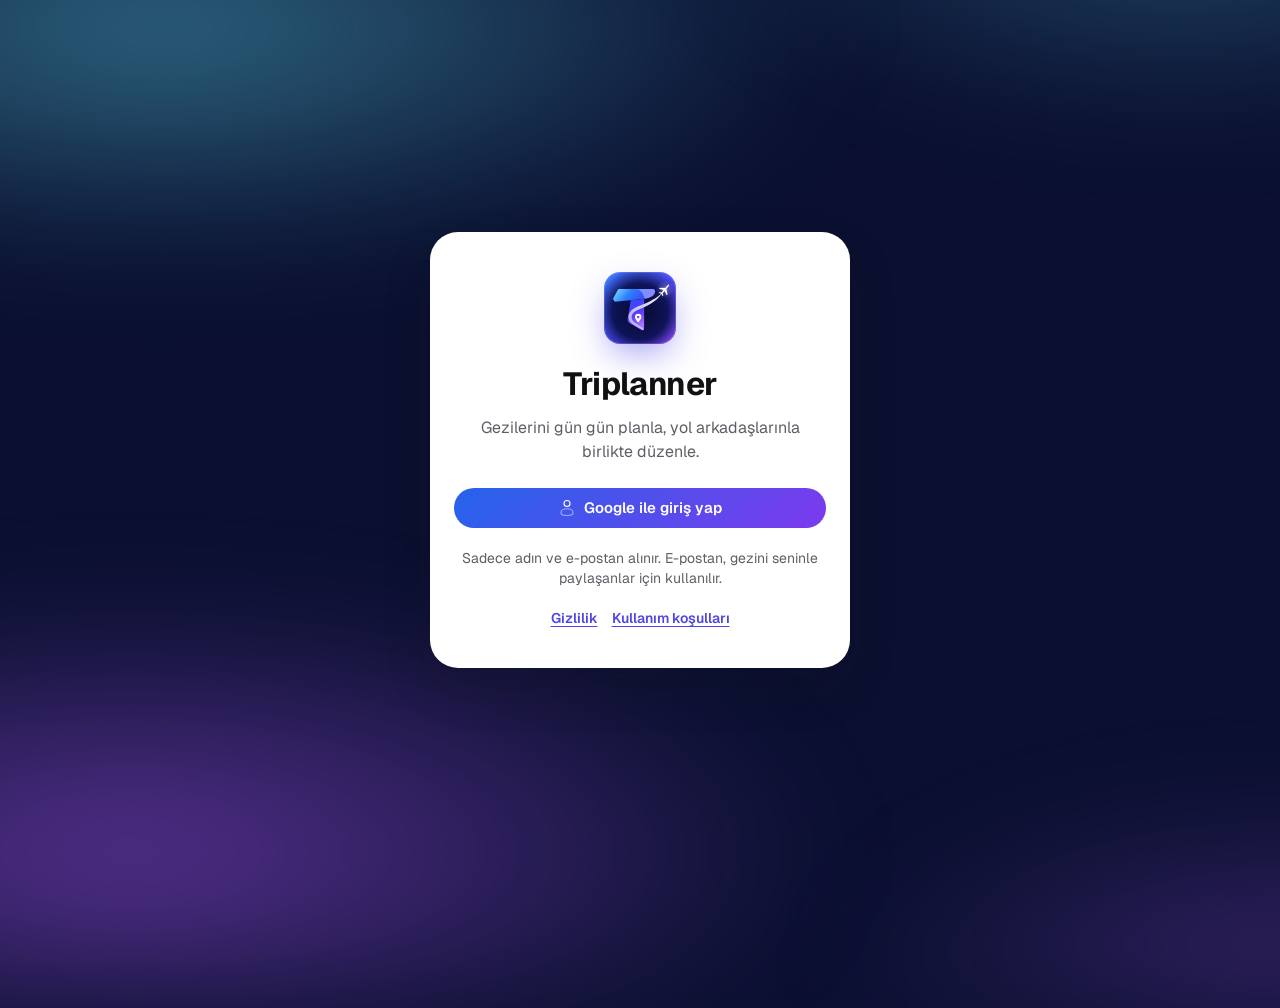
<file: index.html>
<!DOCTYPE html>
<html lang="tr">
<head>
<meta charset="utf-8">
<meta name="viewport" content="width=device-width, initial-scale=1, viewport-fit=cover">
<title>Triplanner</title>
<meta name="description" content="Gezi planlayıcı: günler, ulaşım, hazırlık, harcamalar ve fotoğraflar.">
<meta name="theme-color" content="#0b1030">
<meta name="apple-mobile-web-app-capable" content="yes">
<meta name="mobile-web-app-capable" content="yes">
<meta name="apple-mobile-web-app-status-bar-style" content="black-translucent">
<meta name="apple-mobile-web-app-title" content="Triplanner">
<link rel="manifest" href="manifest.webmanifest">
<link rel="icon" type="image/png" sizes="64x64" href="icons/favicon-64.png?v=2">
<link rel="icon" type="image/png" sizes="192x192" href="icons/icon-192.png?v=2">
<link rel="apple-touch-icon" href="icons/apple-touch-icon.png?v=2">
<link rel="preconnect" href="https://fonts.googleapis.com">
<link rel="preconnect" href="https://fonts.gstatic.com" crossorigin>
<link href="https://fonts.googleapis.com/css2?family=Geist:wght@400;500;600;700&amp;display=swap" rel="stylesheet">
<link rel="stylesheet" href="tokens.css">
<link rel="stylesheet" href="bundle.css">
<link rel="stylesheet" href="app.css">
<link rel="stylesheet" href="web.css">
<style>
/* Açılış ekranı: uçak izini bırakarak yerine uçar */
#tp-splash{position:fixed;inset:0;z-index:1000;display:flex;flex-direction:column;align-items:center;justify-content:center;
  background:radial-gradient(60% 40% at 30% 30%,rgba(63,123,255,.28),transparent 70%),radial-gradient(55% 40% at 72% 70%,rgba(155,77,255,.26),transparent 70%),#0b1030;transition:opacity .5s ease}
#tp-splash.is-out{opacity:0;pointer-events:none}
#tp-splash .sp-logo{position:relative;z-index:1;width:132px;height:132px;animation:sp-tile .7s cubic-bezier(.22,1,.36,1) both;border-radius:22.6%;box-shadow:0 18px 44px -6px rgba(76,72,240,.5)}
#tp-splash .sp-logo svg{display:block;width:100%;height:100%}
#tp-splash.go .tl-pin{transform-box:fill-box;transform-origin:center bottom;animation:sp-pop .6s 3.05s cubic-bezier(.34,1.3,.64,1) both}
#tp-splash:not(.go) .tl-pin{opacity:0}
/* yazı ikonun altından çıkar, çıkarken ikonu yukarı iter */
#tp-splash .sp-namewrap{height:0;margin-top:0;overflow:visible}
#tp-splash .sp-name{display:block;font:700 22px/30px "Geist",system-ui,-apple-system,sans-serif;letter-spacing:-.01em;color:#fff;opacity:0;transform:translateY(-34px)}
#tp-splash.go .sp-namewrap{animation:sp-grow 1.2s 1.6s cubic-bezier(.22,1,.36,1) both}
#tp-splash.go .sp-name{animation:sp-name 1.2s 1.6s cubic-bezier(.22,1,.36,1) both}
@keyframes sp-tile{from{opacity:0;transform:scale(.96)}to{opacity:1;transform:none}}
@keyframes sp-pop{from{opacity:0;transform:translateY(6%) scale(.7)}to{opacity:1;transform:none}}
@keyframes sp-grow{from{height:0;margin-top:0}to{height:30px;margin-top:18px}}
@keyframes sp-name{from{opacity:0;transform:translateY(-34px)}to{opacity:.92;transform:none}}
</style>
</head>
<body>
<div id="tp-splash" aria-hidden="true"><div class="sp-logo"><svg xmlns="http://www.w3.org/2000/svg" viewBox="0 0 1024 1024" aria-hidden="true" focusable="false">
<defs>
<linearGradient id="sp-rim" x1="0" y1="0" x2="1" y2="1"><stop offset="0" stop-color="#3f7bff"/><stop offset=".55" stop-color="#4c48f0"/><stop offset="1" stop-color="#9b4dff"/></linearGradient>
<radialGradient id="sp-core" cx=".5" cy=".55" r=".62"><stop offset="0" stop-color="#070a2c"/><stop offset=".62" stop-color="#0b1152" stop-opacity=".96"/><stop offset="1" stop-color="#0b1152" stop-opacity="0"/></radialGradient>
<linearGradient id="sp-edge" x1="0" y1="0" x2="1" y2="1"><stop offset="0" stop-color="#8fb4ff"/><stop offset="1" stop-color="#c79bff"/></linearGradient>
<linearGradient id="sp-bar" x1="0" y1="0" x2="1" y2=".25"><stop offset="0" stop-color="#7fe7ff"/><stop offset=".45" stop-color="#2f7dff"/><stop offset="1" stop-color="#3b3df5"/></linearGradient>
<linearGradient id="sp-fold" x1="0" y1="0" x2="1" y2="1"><stop offset="0" stop-color="#6f9dff"/><stop offset="1" stop-color="#a68bff"/></linearGradient>
<linearGradient id="sp-stem" x1="0" y1="0" x2=".3" y2="1"><stop offset="0" stop-color="#2a4dff"/><stop offset=".6" stop-color="#5a3df5"/><stop offset="1" stop-color="#a874ff"/></linearGradient>
<linearGradient id="sp-trail" x1="1" y1="0" x2="0" y2="1"><stop offset="0" stop-color="#ffffff" stop-opacity=".96"/><stop offset=".5" stop-color="#d9d5ff" stop-opacity=".94"/><stop offset="1" stop-color="#b9b3ff" stop-opacity=".9"/></linearGradient>
<radialGradient id="sp-pglow"><stop offset="0" stop-color="#ffffff" stop-opacity=".42"/><stop offset=".45" stop-color="#cfd8ff" stop-opacity=".16"/><stop offset="1" stop-color="#cfd8ff" stop-opacity="0"/></radialGradient>
<clipPath id="sp-clip"><path d="M155 423 L134 396 Q126 386 132 374 L197 252 Q204 240 218 240 L690 240 Q728 242 727 278 Q722 320 690 342 Q640 372 583 380 Z"/><path d="M381 401 L572 384 L570 806 Q569 836 543 828 L362 724 Q331 706 334 678 Z"/></clipPath><mask id="sp-m" maskUnits="userSpaceOnUse" x="0" y="0" width="1024" height="1024"><path d="M552 813 L482 770 C422 736 372 700 370 645 C368 590 410 543 487 512 C590 471 727 410 808 319" fill="none" stroke="#fff" stroke-width="90" stroke-linecap="round" pathLength="1" stroke-dasharray="1 1" stroke-dashoffset="1"><animate data-at="2.0" attributeName="stroke-dashoffset" from="1" to="0" begin="indefinite" dur="1.35s" fill="freeze" calcMode="spline" keyTimes="0;1" keySplines=".45 0 .25 1"/></path></mask><radialGradient id="sp-b0"><stop offset="0" stop-color="#7fe7ff" stop-opacity=".7"/><stop offset=".4" stop-color="#7fe7ff" stop-opacity=".52"/><stop offset=".75" stop-color="#7fe7ff" stop-opacity=".18"/><stop offset="1" stop-color="#7fe7ff" stop-opacity="0"/></radialGradient><radialGradient id="sp-b1"><stop offset="0" stop-color="#2f7dff" stop-opacity=".7"/><stop offset=".4" stop-color="#2f7dff" stop-opacity=".52"/><stop offset=".75" stop-color="#2f7dff" stop-opacity=".18"/><stop offset="1" stop-color="#2f7dff" stop-opacity="0"/></radialGradient><radialGradient id="sp-b2"><stop offset="0" stop-color="#a68bff" stop-opacity=".7"/><stop offset=".4" stop-color="#a68bff" stop-opacity=".52"/><stop offset=".75" stop-color="#a68bff" stop-opacity=".18"/><stop offset="1" stop-color="#a68bff" stop-opacity="0"/></radialGradient><radialGradient id="sp-b3"><stop offset="0" stop-color="#2a4dff" stop-opacity=".7"/><stop offset=".4" stop-color="#2a4dff" stop-opacity=".52"/><stop offset=".75" stop-color="#2a4dff" stop-opacity=".18"/><stop offset="1" stop-color="#2a4dff" stop-opacity="0"/></radialGradient><radialGradient id="sp-b4"><stop offset="0" stop-color="#5a3df5" stop-opacity=".7"/><stop offset=".4" stop-color="#5a3df5" stop-opacity=".52"/><stop offset=".75" stop-color="#5a3df5" stop-opacity=".18"/><stop offset="1" stop-color="#5a3df5" stop-opacity="0"/></radialGradient><radialGradient id="sp-b5"><stop offset="0" stop-color="#a874ff" stop-opacity=".7"/><stop offset=".4" stop-color="#a874ff" stop-opacity=".52"/><stop offset=".75" stop-color="#a874ff" stop-opacity=".18"/><stop offset="1" stop-color="#a874ff" stop-opacity="0"/></radialGradient></defs>
<rect width="1024" height="1024" rx="232" fill="url(#sp-rim)"/>
<rect width="1024" height="1024" rx="232" fill="url(#sp-core)"/>
<rect x="5" y="5" width="1014" height="1014" rx="227" fill="none" stroke="url(#sp-edge)" stroke-width="8" opacity=".55"/>
<g transform="translate(512 512) scale(1.0) translate(-512 -512)">
<g clip-path="url(#sp-clip)"><g opacity="0"><animate data-at="0.0" attributeName="opacity" values="0;1;1" keyTimes="0;.35;1" begin="indefinite" dur="2.2s" fill="freeze"/><animateMotion data-at="0.0" path="M720 300 C540 240 400 380 240 320" begin="indefinite" dur="2.2s" fill="freeze" calcMode="spline" keyTimes="0;1" keySplines=".3 0 .2 1"/><ellipse rx="300" ry="200" transform="rotate(-8)" fill="url(#sp-b0)"/></g><g opacity="0"><animate data-at="0.15" attributeName="opacity" values="0;1;1" keyTimes="0;.35;1" begin="indefinite" dur="2.2s" fill="freeze"/><animateMotion data-at="0.15" path="M200 340 C330 260 430 400 500 320" begin="indefinite" dur="2.2s" fill="freeze" calcMode="spline" keyTimes="0;1" keySplines=".3 0 .2 1"/><ellipse rx="280" ry="190" transform="rotate(0)" fill="url(#sp-b1)"/></g><g opacity="0"><animate data-at="0.1" attributeName="opacity" values="0;1;1" keyTimes="0;.35;1" begin="indefinite" dur="2.2s" fill="freeze"/><animateMotion data-at="0.1" path="M460 720 C380 520 520 300 650 290" begin="indefinite" dur="2.2s" fill="freeze" calcMode="spline" keyTimes="0;1" keySplines=".3 0 .2 1"/><ellipse rx="260" ry="180" transform="rotate(10)" fill="url(#sp-b2)"/></g><g opacity="0"><animate data-at="0.3" attributeName="opacity" values="0;1;1" keyTimes="0;.35;1" begin="indefinite" dur="2.2s" fill="freeze"/><animateMotion data-at="0.3" path="M650 330 C530 360 520 400 470 470" begin="indefinite" dur="2.2s" fill="freeze" calcMode="spline" keyTimes="0;1" keySplines=".3 0 .2 1"/><ellipse rx="230" ry="220" transform="rotate(0)" fill="url(#sp-b3)"/></g><g opacity="0"><animate data-at="0.25" attributeName="opacity" values="0;1;1" keyTimes="0;.35;1" begin="indefinite" dur="2.2s" fill="freeze"/><animateMotion data-at="0.25" path="M520 300 C610 420 400 500 460 620" begin="indefinite" dur="2.2s" fill="freeze" calcMode="spline" keyTimes="0;1" keySplines=".3 0 .2 1"/><ellipse rx="230" ry="260" transform="rotate(0)" fill="url(#sp-b4)"/></g><g opacity="0"><animate data-at="0.4" attributeName="opacity" values="0;1;1" keyTimes="0;.35;1" begin="indefinite" dur="2.2s" fill="freeze"/><animateMotion data-at="0.4" path="M420 420 C540 560 380 680 470 790" begin="indefinite" dur="2.2s" fill="freeze" calcMode="spline" keyTimes="0;1" keySplines=".3 0 .2 1"/><ellipse rx="240" ry="240" transform="rotate(0)" fill="url(#sp-b5)"/></g></g><g opacity="0"><animate data-at="0.85" attributeName="opacity" from="0" to="1" begin="indefinite" dur="1.5s" fill="freeze" calcMode="spline" keyTimes="0;1" keySplines=".55 0 .45 1"/><path class="tl-bar" d="M155 423 L134 396 Q126 386 132 374 L197 252 Q204 240 218 240 L690 240 Q728 242 727 278 Q722 320 690 342 Q640 372 583 380 Z" fill="url(#sp-bar)"/><path class="tl-bar" d="M470 240 L690 240 Q728 242 727 278 Q722 320 690 342 Q640 372 583 380 C562 330 540 252 470 240 Z" fill="url(#sp-fold)" opacity=".9"/><path class="tl-stem" d="M381 401 L572 384 L570 806 Q569 836 543 828 L362 724 Q331 706 334 678 Z" fill="url(#sp-stem)"/></g>
<path class="tl-trail" mask="url(#sp-m)" d="M806 316 C720 395 580 452 480 492 C395 527 345 585 348 645 C351 705 405 745 470 780 L548 826 L560 800 L495 760 C440 728 395 695 393 645 C391 595 425 560 495 532 C600 490 735 425 810 322 Z" fill="url(#sp-trail)"/>
<path class="tl-pin" fill-rule="evenodd" fill="#ffffff" d="M486 718 C474 702 440 664 440 640 A46 46 0 1 1 532 640 C532 664 498 702 486 718 Z M486 622 A18 18 0 1 0 486.01 622 Z"/>
<g><animateMotion data-at="2.0" path="M552 813 L482 770 C422 736 372 700 370 645 C368 590 410 543 487 512 C590 471 727 410 808 319" begin="indefinite" dur="1.35s" fill="freeze" rotate="auto" calcMode="spline" keyTimes="0;1" keySplines=".45 0 .25 1"/><g class="sp-plane" opacity="0"><set data-at="2.0" attributeName="opacity" to="1" begin="indefinite" fill="freeze"/><circle cx="92" r="130" fill="url(#sp-pglow)"/><path transform="scale(1.3)" fill="#ffffff" d="M138 0 C138 -6 132 -8 126 -8 L84 -8 L50 -55 L35 -55 L55 -8 L22 -8 L9 -28 L-1 -28 L7 -5 L7 5 L-1 28 L9 28 L22 8 L55 8 L35 55 L50 55 L84 8 L126 8 C132 8 138 6 138 0 Z"/></g></g>

</g>
</svg></div><div class="sp-namewrap"><span class="sp-name">Triplanner</span></div></div>
<script>
(function(){
  var el = document.getElementById("tp-splash"); if(!el) return;
  var seen = false; try{ seen = sessionStorage.getItem("tp-splash") === "1"; sessionStorage.setItem("tp-splash", "1"); }catch(e){}
  var phone = matchMedia("(max-width: 899px)").matches, still = matchMedia("(prefers-reduced-motion: reduce)").matches;
  if(seen || !phone || still){ el.parentNode.removeChild(el); return; }
  var started = false;
  function hide(){ el.classList.add("is-out"); setTimeout(function(){ if(el.parentNode) el.parentNode.removeChild(el); }, 550); }
  function go(){
    if(started) return; started = true;
    requestAnimationFrame(function(){ requestAnimationFrame(function(){
      el.classList.add("go");
      var smil = el.querySelectorAll("animate, animateMotion, animateTransform, set");
      for(var i = 0; i < smil.length; i++){ try{ smil[i].beginElementAt(parseFloat(smil[i].getAttribute("data-at")) || 0); }catch(e){} }
      setTimeout(hide, 3800);
    }); });
  }
  /* Uygulama dosyaları yüklenince başlar; takılırsa yine de başlar ve en geç 6,5 sn'de kalkar */
  if(document.readyState === "loading") document.addEventListener("DOMContentLoaded", go); else go();
  setTimeout(go, 1500);
  setTimeout(hide, 6500);
})();
</script>
<div id="root"></div>
<script>
/* iPhone ana ekran uygulaması: iOS, durum çubuğu şeffafken sayfayı ekrandan kısa ölçüyor;
   kabuğu ekranın gerçek yüksekliğine göre boyutla. */
(function(){
  if(navigator.standalone !== true) return;
  var d = document.documentElement; d.classList.add("ios-standalone");
  function fit(){
    var portrait = matchMedia("(orientation: portrait)").matches;
    var sh = portrait ? Math.max(screen.width, screen.height) : Math.min(screen.width, screen.height);
    d.style.setProperty("--tp-screen-h", Math.max(sh, window.innerHeight) + "px");
  }
  fit();
  window.addEventListener("resize", fit);
  window.addEventListener("orientationchange", function(){ setTimeout(fit, 300); });
})();
</script>
<script src="vendor/react.production.min.js"></script>
<script src="vendor/react-dom.production.min.js"></script>
<script src="vendor/Sortable.min.js"></script>
<script src="vendor/supabase.js"></script>
<script src="config.js"></script>
<script src="backend.js"></script>
<script src="bundle.js"></script>
<script src="data.js"></script>
<script src="app-core.js"></script>
<script src="app-tarihler.js"></script>
<script src="app-ulasim.js"></script>
<script src="app-hazirlik.js"></script>
<script src="app-harcama.js"></script>
<script src="app-home.js"></script>
<script src="app-chat.js"></script>
<script src="app-dialogs.js"></script>
<script>
(function(){
  var A = window.TPA, B = window.TPB, h = React.createElement;
  ReactDOM.createRoot(document.getElementById("root")).render(h(B.Gate, null, h(A.Root)));
  A.route();
  B.start(function(){ A.sync.connect(); });
  if("serviceWorker" in navigator && location.protocol === "https:"){
    window.addEventListener("load", function(){
      navigator.serviceWorker.register("sw.js", {updateViaCache: "none"}).then(function(reg){
        /* uygulamaya her dönüşte yeni sürüm var mı bak */
        document.addEventListener("visibilitychange", function(){ if(document.visibilityState === "visible") reg.update().catch(function(){}); });
      }).catch(function(){});
      /* yeni sürüm devreye girince sayfayı bir kez yenile */
      var had = !!navigator.serviceWorker.controller, done = false;
      navigator.serviceWorker.addEventListener("controllerchange", function(){ if(had && !done){ done = true; location.reload(); } });
    });
  }
})();
</script>
</body>
</html>
</file>
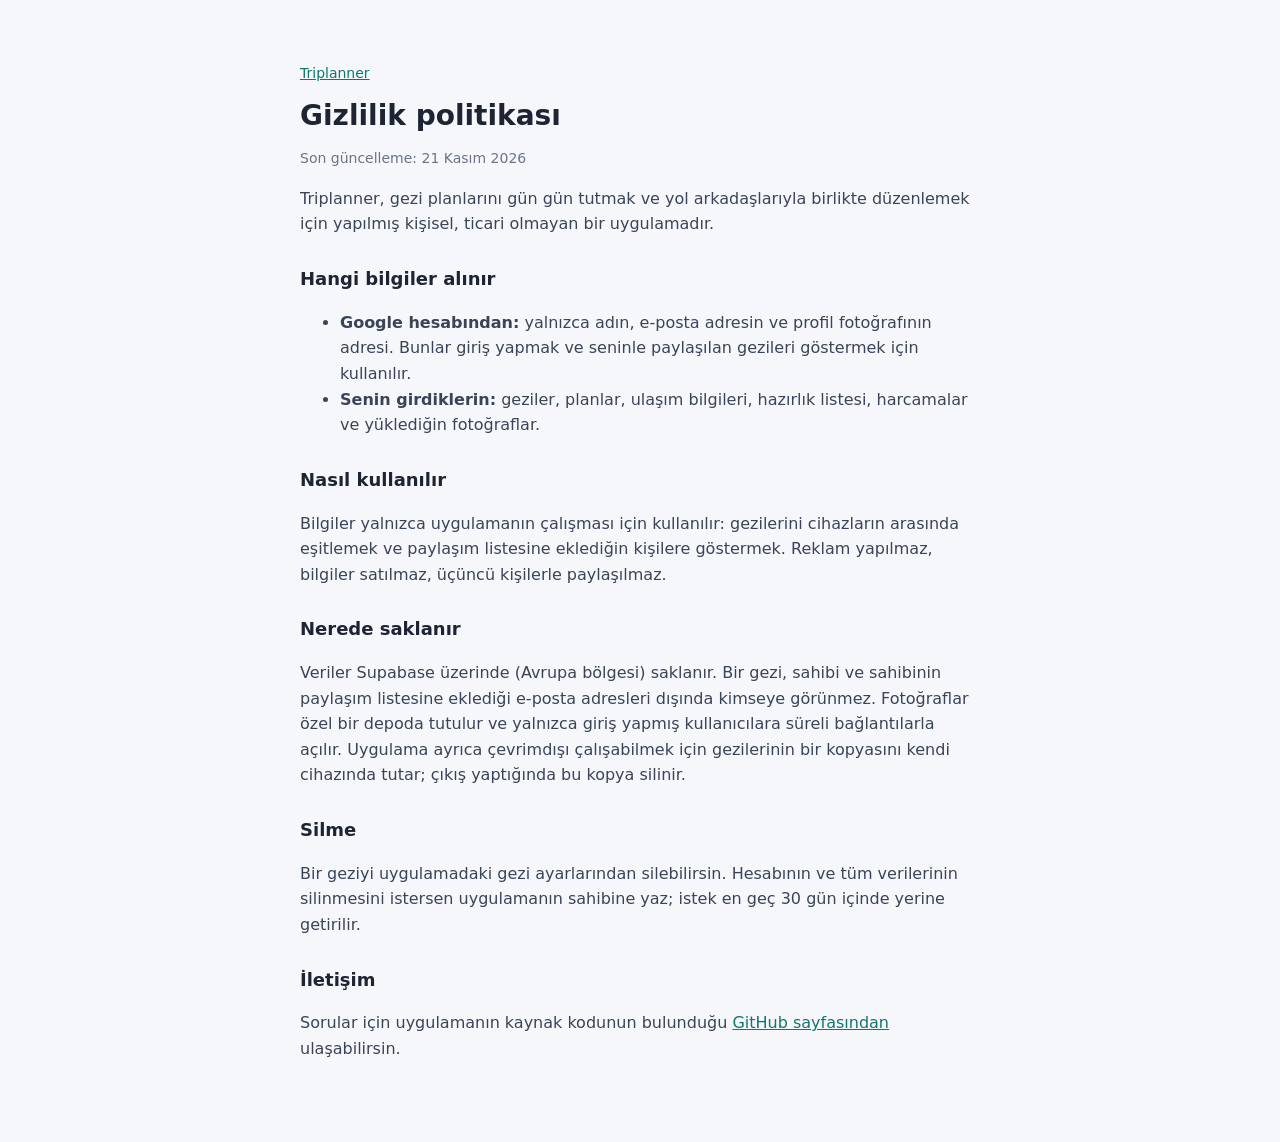
<file: gizlilik.html>
<!DOCTYPE html>
<html lang="tr"><head><meta charset="utf-8"><meta name="viewport" content="width=device-width, initial-scale=1">
<title>Gizlilik politikası · Triplanner</title><link rel="icon" type="image/png" href="icons/icon-192.png">
<style>
body{margin:0;font:16px/1.6 Geist,system-ui,-apple-system,"Segoe UI",sans-serif;color:#1d2433;background:#f6f7fb}
main{max-width:680px;margin:0 auto;padding:48px 20px 64px}
h1{font-size:28px;line-height:1.25;margin:0 0 4px} h2{font-size:18px;margin:28px 0 6px}
p,li{color:#3a4458} .muted{color:#6b7488;font-size:14px} a{color:#0f766e}
@media (prefers-color-scheme:dark){body{background:#0b1030;color:#eef1f8} p,li{color:#c9cfdd} .muted{color:#97a0b5} a{color:#5eead4}}
</style></head><body><main>
<p class="muted"><a href="./">Triplanner</a></p>
<h1>Gizlilik politikası</h1><p class="muted">Son güncelleme: 21 Kasım 2026</p>

<p>Triplanner, gezi planlarını gün gün tutmak ve yol arkadaşlarıyla birlikte düzenlemek için yapılmış kişisel, ticari olmayan bir uygulamadır.</p>
<h2>Hangi bilgiler alınır</h2>
<ul>
<li><strong>Google hesabından:</strong> yalnızca adın, e-posta adresin ve profil fotoğrafının adresi. Bunlar giriş yapmak ve seninle paylaşılan gezileri göstermek için kullanılır.</li>
<li><strong>Senin girdiklerin:</strong> geziler, planlar, ulaşım bilgileri, hazırlık listesi, harcamalar ve yüklediğin fotoğraflar.</li>
</ul>
<h2>Nasıl kullanılır</h2>
<p>Bilgiler yalnızca uygulamanın çalışması için kullanılır: gezilerini cihazların arasında eşitlemek ve paylaşım listesine eklediğin kişilere göstermek. Reklam yapılmaz, bilgiler satılmaz, üçüncü kişilerle paylaşılmaz.</p>
<h2>Nerede saklanır</h2>
<p>Veriler Supabase üzerinde (Avrupa bölgesi) saklanır. Bir gezi, sahibi ve sahibinin paylaşım listesine eklediği e-posta adresleri dışında kimseye görünmez. Fotoğraflar özel bir depoda tutulur ve yalnızca giriş yapmış kullanıcılara süreli bağlantılarla açılır. Uygulama ayrıca çevrimdışı çalışabilmek için gezilerinin bir kopyasını kendi cihazında tutar; çıkış yaptığında bu kopya silinir.</p>
<h2>Silme</h2>
<p>Bir geziyi uygulamadaki gezi ayarlarından silebilirsin. Hesabının ve tüm verilerinin silinmesini istersen uygulamanın sahibine yaz; istek en geç 30 gün içinde yerine getirilir.</p>
<h2>İletişim</h2>
<p>Sorular için uygulamanın kaynak kodunun bulunduğu <a href="https://github.com/mirio-arch/triplanner">GitHub sayfasından</a> ulaşabilirsin.</p>
</main></body></html>
</file>
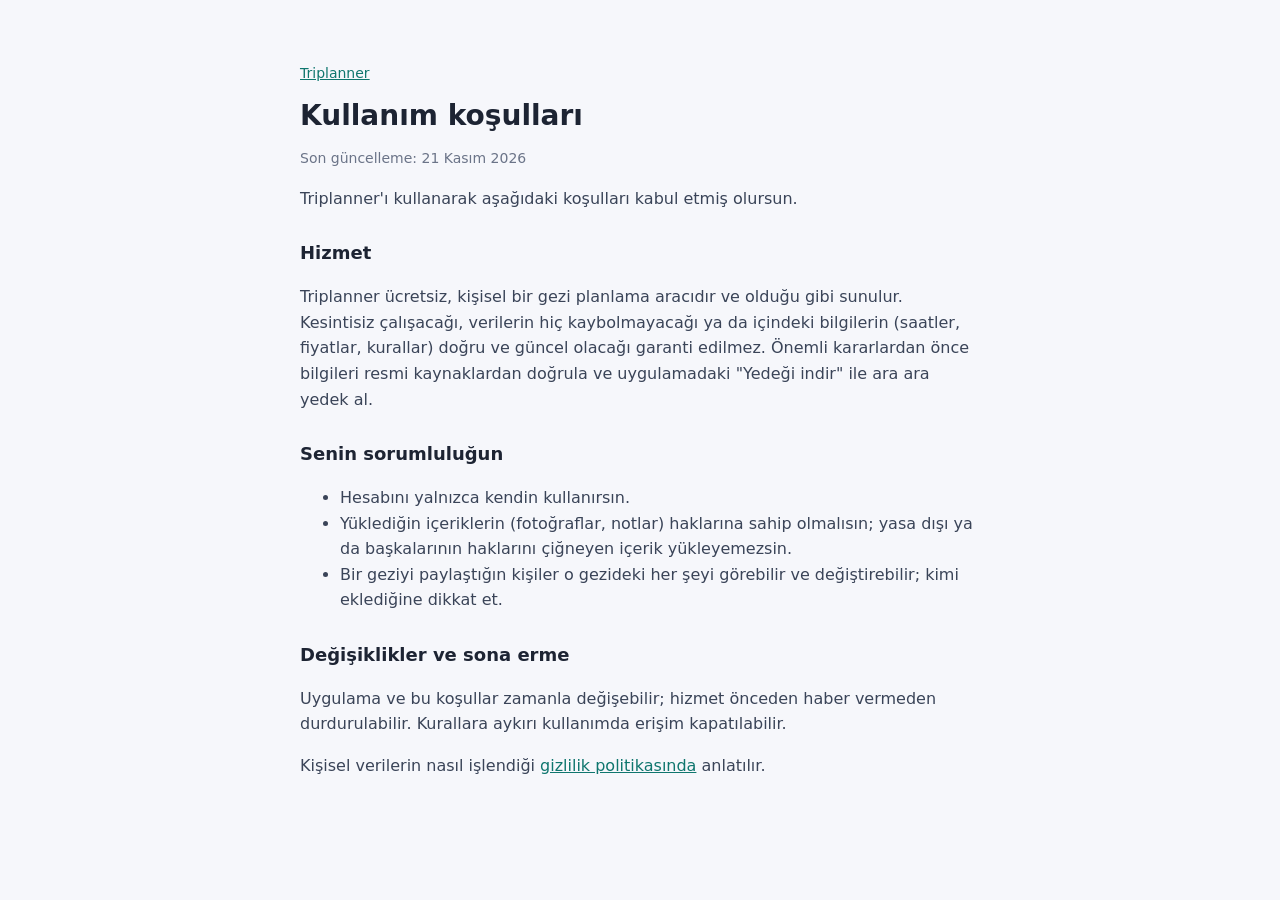
<file: kosullar.html>
<!DOCTYPE html>
<html lang="tr"><head><meta charset="utf-8"><meta name="viewport" content="width=device-width, initial-scale=1">
<title>Kullanım koşulları · Triplanner</title><link rel="icon" type="image/png" href="icons/icon-192.png">
<style>
body{margin:0;font:16px/1.6 Geist,system-ui,-apple-system,"Segoe UI",sans-serif;color:#1d2433;background:#f6f7fb}
main{max-width:680px;margin:0 auto;padding:48px 20px 64px}
h1{font-size:28px;line-height:1.25;margin:0 0 4px} h2{font-size:18px;margin:28px 0 6px}
p,li{color:#3a4458} .muted{color:#6b7488;font-size:14px} a{color:#0f766e}
@media (prefers-color-scheme:dark){body{background:#0b1030;color:#eef1f8} p,li{color:#c9cfdd} .muted{color:#97a0b5} a{color:#5eead4}}
</style></head><body><main>
<p class="muted"><a href="./">Triplanner</a></p>
<h1>Kullanım koşulları</h1><p class="muted">Son güncelleme: 21 Kasım 2026</p>

<p>Triplanner'ı kullanarak aşağıdaki koşulları kabul etmiş olursun.</p>
<h2>Hizmet</h2>
<p>Triplanner ücretsiz, kişisel bir gezi planlama aracıdır ve olduğu gibi sunulur. Kesintisiz çalışacağı, verilerin hiç kaybolmayacağı ya da içindeki bilgilerin (saatler, fiyatlar, kurallar) doğru ve güncel olacağı garanti edilmez. Önemli kararlardan önce bilgileri resmi kaynaklardan doğrula ve uygulamadaki "Yedeği indir" ile ara ara yedek al.</p>
<h2>Senin sorumluluğun</h2>
<ul>
<li>Hesabını yalnızca kendin kullanırsın.</li>
<li>Yüklediğin içeriklerin (fotoğraflar, notlar) haklarına sahip olmalısın; yasa dışı ya da başkalarının haklarını çiğneyen içerik yükleyemezsin.</li>
<li>Bir geziyi paylaştığın kişiler o gezideki her şeyi görebilir ve değiştirebilir; kimi eklediğine dikkat et.</li>
</ul>
<h2>Değişiklikler ve sona erme</h2>
<p>Uygulama ve bu koşullar zamanla değişebilir; hizmet önceden haber vermeden durdurulabilir. Kurallara aykırı kullanımda erişim kapatılabilir.</p>
<p>Kişisel verilerin nasıl işlendiği <a href="gizlilik.html">gizlilik politikasında</a> anlatılır.</p>
</main></body></html>
</file>
<file: tokens.css>
/* Triplanner — generated from tokens.json */
:root, [data-theme="light"] {
  --foreground: var(--neutral-900);
  --foreground-weak: var(--neutral-600);
  --foreground-weakest: var(--neutral-500);
  --foreground-primary: var(--violet-700);
  --foreground-secondary: var(--lavanta-600);
  --foreground-tertiary: var(--violet-700);
  --foreground-on-primary: var(--neutral-0);
  --foreground-on-secondary: var(--neutral-900);
  --foreground-on-tertiary: var(--neutral-0);
  --foreground-success: var(--green-700);
  --foreground-warning: var(--orange-700);
  --foreground-danger: var(--red-700);
  --foreground-inverse: var(--neutral-50);
  --foreground-inverse-weak: var(--neutral-400);
  --background-shell: var(--lacivert-950);
  --aurora-1: rgba(94, 224, 245, 0.42);
  --aurora-2: rgba(168, 85, 247, 0.48);
  --aurora-card-1: rgba(94, 224, 245, 0.5);
  --aurora-card-2: rgba(139, 92, 246, 0.7);
  --foreground-on-shell: var(--neutral-0);
  --foreground-on-shell-weak: var(--violet-200);
  --foreground-on-shell-success: var(--green-300);
  --background-on-shell: rgba(255, 255, 255, 0.1);
  --background-on-shell-strong: rgba(255, 255, 255, 0.14);
  --background-on-shell-success: rgba(74, 222, 128, 0.16);
  --background-on-shell-primary: var(--neutral-0);
  --foreground-on-shell-primary: var(--neutral-900);
  --background-on-shell-selected: var(--neutral-0);
  --foreground-on-shell-selected: var(--neutral-900);
  --foreground-on-shell-selected-weak: var(--neutral-600);
  --border-on-shell: rgba(255, 255, 255, 0.14);
  --background: var(--neutral-50);
  --background-raised: var(--neutral-0);
  --background-sunken: var(--neutral-100);
  --background-panel-start: var(--lavanta-100);
  --background-panel-end: var(--violet-200);
  --background-icon: var(--violet-100);
  --background-primary: var(--mavi-600);
  --background-primary-strong: var(--mavi-700);
  --background-primary-end: var(--violet-600);
  --background-primary-end-strong: var(--violet-700);
  --background-primary-weak: var(--violet-100);
  --background-secondary: var(--lavanta-400);
  --background-secondary-strong: var(--lavanta-600);
  --background-secondary-weak: var(--lavanta-100);
  --background-tertiary: var(--violet-600);
  --background-tertiary-strong: var(--violet-700);
  --background-tertiary-weak: var(--violet-100);
  --background-success-weak: var(--green-100);
  --background-warning-weak: var(--orange-100);
  --background-danger-weak: var(--red-100);
  --background-inverse: var(--neutral-900);
  --background-inverse-raised: var(--neutral-800);
  --background-scrim: rgba(17, 17, 19, 0.44);
  --border-weak: var(--neutral-100);
  --border: var(--neutral-200);
  --border-strong: var(--neutral-500);
  --border-primary: var(--lavanta-500);
  --border-secondary: var(--lavanta-400);
  --border-tertiary: var(--violet-300);
  --border-selected-start: var(--mavi-600);
  --border-selected-end: var(--violet-500);
  --background-selected-start: var(--mavi-600);
  --background-selected-end: var(--violet-600);
  --foreground-on-selected: var(--neutral-0);
  --icon-duo: var(--lavanta-500);
  --icon-duo-on-shell: var(--lavanta-300);
  --icon-duo-on-panel: var(--lavanta-600);
  --icon-accent: var(--violet-600);
  --icon-accent-on-shell: var(--violet-300);
  --border-success: var(--green-600);
  --border-warning: var(--orange-600);
  --border-danger: var(--red-600);
  --border-focus: var(--lavanta-500);
  --border-focus-inverse: var(--mercan-400);
  --category-wine: var(--pembe-600);
  --category-wine-weak: var(--pembe-100);
  --category-wine-line: var(--pembe-100);
  --category-wine-strong: var(--pembe-800);
  --category-blue: var(--mavi-600);
  --category-blue-weak: var(--mavi-100);
  --category-blue-line: var(--mavi-100);
  --category-blue-strong: var(--mavi-800);
  --category-green: var(--green-600);
  --category-green-weak: var(--green-100);
  --category-green-line: var(--green-100);
  --category-green-strong: var(--green-800);
  --category-amber: var(--orange-600);
  --category-amber-weak: var(--orange-100);
  --category-amber-line: var(--orange-100);
  --category-amber-strong: var(--orange-800);
  --category-teal: var(--camgobegi-600);
  --category-teal-weak: var(--camgobegi-100);
  --category-teal-line: var(--camgobegi-100);
  --category-teal-strong: var(--camgobegi-800);
  --category-violet: var(--violet-600);
  --category-violet-weak: var(--violet-100);
  --category-violet-line: var(--violet-100);
  --category-violet-strong: var(--violet-800);
  --chart-transport: var(--camgobegi-600);
  --chart-food: var(--kehribar-600);
  --chart-shopping: var(--civit-600);
  --chart-stay: var(--violet-600);
  --chart-sights: var(--gok-600);
  --chart-fees: var(--pembe-600);
  --chart-single: var(--violet-600);
  --map-sea: var(--mavi-100);
  --map-land: var(--neutral-0);
  --map-coast: var(--mavi-200);
  --map-river: var(--mavi-300);
  --map-border: var(--neutral-400);
  --map-route: var(--lavanta-500);
  --neutral-0: #ffffff;
  --neutral-50: #fafaf9;
  --neutral-100: #f2f2f0;
  --neutral-200: #e6e6e3;
  --neutral-300: #d1d1d3;
  --neutral-400: #a8a8af;
  --neutral-500: #71717a;
  --neutral-600: #5e5e66;
  --neutral-700: #45454c;
  --neutral-800: #2a2a2f;
  --neutral-900: #111113;
  --neutral-950: #08080a;
  --gece-50: #f3f4f7;
  --gece-100: #e3e5ec;
  --gece-200: #c7cbd6;
  --gece-300: #a6acbc;
  --gece-400: #868da0;
  --gece-500: #6c7386;
  --gece-600: #4b5163;
  --gece-700: #2a2f3d;
  --gece-800: #1c2030;
  --gece-850: #151821;
  --gece-900: #0c0e13;
  --gece-950: #05070a;
  --mercan-50: #fff5f1;
  --mercan-100: #ffe9e2;
  --mercan-200: #ffd0c2;
  --mercan-300: #ffae97;
  --mercan-400: #ff8763;
  --mercan-500: #ff5b35;
  --mercan-600: #f04a24;
  --mercan-700: #b93a17;
  --mercan-800: #8a2c12;
  --mercan-900: #5a1d0b;
  --mavi-50: #eff6ff;
  --mavi-100: #dbeafe;
  --mavi-200: #bfdbfe;
  --mavi-300: #93c5fd;
  --mavi-400: #60a5fa;
  --mavi-500: #3b82f6;
  --mavi-600: #2563eb;
  --mavi-700: #1d4ed8;
  --mavi-800: #1e40af;
  --mavi-900: #1e3a8a;
  --mavi-950: #172554;
  --lavanta-50: #eef2ff;
  --lavanta-100: #e0e7ff;
  --lavanta-200: #c7d2fe;
  --lavanta-300: #a5b4fc;
  --lavanta-400: #818cf8;
  --lavanta-500: #6366f1;
  --lavanta-600: #4f46e5;
  --lavanta-700: #4338ca;
  --lavanta-800: #3730a3;
  --lavanta-900: #312e81;
  --lavanta-950: #1e1b4b;
  --camgobegi-50: #f0fdfa;
  --camgobegi-100: #ccfbf1;
  --camgobegi-200: #99f6e4;
  --camgobegi-300: #5eead4;
  --camgobegi-400: #2dd4bf;
  --camgobegi-500: #14b8a6;
  --camgobegi-600: #0d9488;
  --camgobegi-700: #0f766e;
  --camgobegi-800: #115e59;
  --camgobegi-900: #134e4a;
  --camgobegi-950: #05201c;
  --kehribar-50: #fffbeb;
  --kehribar-100: #fef3c7;
  --kehribar-200: #fde68a;
  --kehribar-300: #fcd34d;
  --kehribar-400: #fbbf24;
  --kehribar-500: #f59e0b;
  --kehribar-600: #d97706;
  --kehribar-700: #b45309;
  --kehribar-800: #92400e;
  --kehribar-900: #78350f;
  --kehribar-950: #1f1500;
  --pembe-50: #fdf2f8;
  --pembe-100: #fce7f3;
  --pembe-200: #fbcfe8;
  --pembe-300: #f9a8d4;
  --pembe-400: #f472b6;
  --pembe-500: #ec4899;
  --pembe-600: #db2777;
  --pembe-700: #be185d;
  --pembe-800: #9d174d;
  --pembe-900: #831843;
  --pembe-950: #2a0a1a;
  --green-50: #f0fdf4;
  --green-100: #dcfce7;
  --green-200: #bbf7d0;
  --green-300: #86efac;
  --green-400: #4ade80;
  --green-500: #22c55e;
  --green-600: #16a34a;
  --green-700: #15803d;
  --green-800: #166534;
  --green-900: #14532d;
  --orange-50: #fff7ed;
  --orange-100: #ffedd5;
  --orange-200: #fed7aa;
  --orange-300: #fdba74;
  --orange-400: #fb923c;
  --orange-500: #f97316;
  --orange-600: #ea580c;
  --orange-700: #c2410c;
  --orange-800: #9a3412;
  --orange-900: #7c2d12;
  --red-50: #fef2f2;
  --red-100: #fee2e2;
  --red-200: #fecaca;
  --red-300: #fca5a5;
  --red-400: #f87171;
  --red-500: #ef4444;
  --red-600: #dc2626;
  --red-700: #b91c1c;
  --red-800: #991b1b;
  --red-900: #7f1d1d;
  --lacivert-900: #121a45;
  --lacivert-950: #0b1030;
  --civit-500: #6366f1;
  --civit-600: #4f46e5;
  --gok-500: #0891b2;
  --gok-600: #0284c7;
  --violet-50: #f5f3ff;
  --violet-100: #ede9fe;
  --violet-200: #ddd6fe;
  --violet-300: #c4b5fd;
  --violet-400: #a78bfa;
  --violet-500: #8b5cf6;
  --violet-600: #7c3aed;
  --violet-700: #6d28d9;
  --violet-800: #5b21b6;
  --violet-900: #4c1d95;
  --violet-950: #1e0b4b;
  --shadow-card: 0 1px 2px rgba(17, 17, 19, 0.04), 0 6px 20px rgba(17, 17, 19, 0.05);
  --shadow-raised: 0 1px 2px rgba(17, 17, 19, 0.06), 0 4px 12px rgba(17, 17, 19, 0.06);
  --shadow-on-shell: 0 6px 18px rgba(4, 8, 30, 0.35);
  --shadow-selected: 0 0 0 4px rgba(99, 102, 241, 0.12), 0 10px 26px -10px rgba(124, 58, 237, 0.45);
  --shadow-overlay: 0 20px 48px rgba(17, 17, 19, 0.16), 0 2px 6px rgba(17, 17, 19, 0.06);
}
[data-theme="dark"] {
  --foreground: var(--gece-50);
  --foreground-weak: var(--gece-300);
  --foreground-weakest: var(--gece-400);
  --foreground-primary: var(--lavanta-300);
  --foreground-secondary: var(--lavanta-300);
  --foreground-tertiary: var(--violet-300);
  --foreground-on-primary: var(--lavanta-950);
  --foreground-on-secondary: var(--lavanta-950);
  --foreground-on-tertiary: var(--violet-950);
  --foreground-success: var(--green-300);
  --foreground-warning: var(--orange-300);
  --foreground-danger: var(--red-300);
  --foreground-inverse: var(--gece-50);
  --foreground-inverse-weak: var(--gece-400);
  --background-shell: var(--lacivert-950);
  --aurora-1: rgba(94, 224, 245, 0.42);
  --aurora-2: rgba(168, 85, 247, 0.48);
  --aurora-card-1: rgba(94, 224, 245, 0.5);
  --aurora-card-2: rgba(139, 92, 246, 0.7);
  --foreground-on-shell: var(--neutral-0);
  --foreground-on-shell-weak: var(--violet-200);
  --foreground-on-shell-success: var(--green-300);
  --background-on-shell: rgba(255, 255, 255, 0.1);
  --background-on-shell-strong: rgba(255, 255, 255, 0.14);
  --background-on-shell-success: rgba(74, 222, 128, 0.16);
  --background-on-shell-primary: var(--lavanta-300);
  --foreground-on-shell-primary: var(--lavanta-950);
  --background-on-shell-selected: var(--gece-900);
  --foreground-on-shell-selected: var(--gece-50);
  --foreground-on-shell-selected-weak: var(--gece-300);
  --border-on-shell: rgba(255, 255, 255, 0.14);
  --background: var(--gece-900);
  --background-raised: var(--gece-850);
  --background-sunken: var(--gece-800);
  --background-panel-start: rgba(129, 140, 248, 0.16);
  --background-panel-end: rgba(167, 139, 250, 0.2);
  --background-icon: rgba(167, 139, 250, 0.18);
  --background-primary: var(--mavi-400);
  --background-primary-strong: var(--mavi-300);
  --background-primary-end: var(--violet-400);
  --background-primary-end-strong: var(--violet-300);
  --background-primary-weak: rgba(129, 140, 248, 0.18);
  --background-secondary: var(--lavanta-400);
  --background-secondary-strong: var(--lavanta-300);
  --background-secondary-weak: rgba(129, 140, 248, 0.16);
  --background-tertiary: var(--violet-400);
  --background-tertiary-strong: var(--violet-300);
  --background-tertiary-weak: rgba(167, 139, 250, 0.16);
  --background-success-weak: rgba(74, 222, 128, 0.14);
  --background-warning-weak: rgba(251, 146, 60, 0.14);
  --background-danger-weak: rgba(248, 113, 113, 0.14);
  --background-inverse: var(--gece-950);
  --background-inverse-raised: var(--gece-800);
  --background-scrim: rgba(0, 0, 0, 0.6);
  --border-weak: var(--gece-800);
  --border: var(--gece-700);
  --border-strong: var(--gece-500);
  --border-primary: var(--lavanta-300);
  --border-secondary: var(--lavanta-400);
  --border-tertiary: var(--violet-400);
  --border-selected-start: var(--mavi-300);
  --border-selected-end: var(--violet-400);
  --background-selected-start: var(--mavi-300);
  --background-selected-end: var(--violet-300);
  --foreground-on-selected: var(--gece-950);
  --icon-duo: var(--lavanta-300);
  --icon-duo-on-shell: var(--lavanta-300);
  --icon-duo-on-panel: var(--lavanta-300);
  --icon-accent: var(--violet-300);
  --icon-accent-on-shell: var(--violet-300);
  --border-success: var(--green-400);
  --border-warning: var(--orange-400);
  --border-danger: var(--red-400);
  --border-focus: var(--lavanta-300);
  --border-focus-inverse: var(--lavanta-300);
  --category-wine: var(--pembe-400);
  --category-wine-weak: rgba(244, 114, 182, 0.14);
  --category-wine-line: rgba(244, 114, 182, 0.32);
  --category-wine-strong: var(--pembe-300);
  --category-blue: var(--mavi-400);
  --category-blue-weak: rgba(96, 165, 250, 0.14);
  --category-blue-line: rgba(96, 165, 250, 0.32);
  --category-blue-strong: var(--mavi-300);
  --category-green: var(--green-400);
  --category-green-weak: rgba(74, 222, 128, 0.14);
  --category-green-line: rgba(74, 222, 128, 0.32);
  --category-green-strong: var(--green-300);
  --category-amber: var(--kehribar-400);
  --category-amber-weak: rgba(251, 191, 36, 0.14);
  --category-amber-line: rgba(251, 191, 36, 0.32);
  --category-amber-strong: var(--kehribar-300);
  --category-teal: var(--camgobegi-400);
  --category-teal-weak: rgba(45, 212, 191, 0.14);
  --category-teal-line: rgba(45, 212, 191, 0.32);
  --category-teal-strong: var(--camgobegi-300);
  --category-violet: var(--violet-400);
  --category-violet-weak: rgba(167, 139, 250, 0.14);
  --category-violet-line: rgba(167, 139, 250, 0.32);
  --category-violet-strong: var(--violet-300);
  --chart-transport: var(--camgobegi-600);
  --chart-food: var(--kehribar-600);
  --chart-shopping: var(--civit-500);
  --chart-stay: var(--violet-500);
  --chart-sights: var(--gok-500);
  --chart-fees: var(--pembe-500);
  --chart-single: var(--violet-400);
  --map-sea: #0e1624;
  --map-land: var(--gece-800);
  --map-coast: var(--gece-700);
  --map-river: #1d3557;
  --map-border: var(--gece-500);
  --map-route: var(--lavanta-300);
  --shadow-card: 0 0 0 1px rgba(255, 255, 255, 0.03), 0 8px 24px rgba(0, 0, 0, 0.35);
  --shadow-raised: 0 4px 14px rgba(0, 0, 0, 0.4);
  --shadow-on-shell: 0 6px 18px rgba(0, 0, 0, 0.4);
  --shadow-selected: 0 0 0 4px rgba(129, 140, 248, 0.12), 0 10px 28px -8px rgba(167, 139, 250, 0.45);
  --shadow-overlay: 0 24px 56px rgba(0, 0, 0, 0.55), 0 0 0 1px rgba(255, 255, 255, 0.04);
}
:root {
  --space-1: 4px;
  --space-2: 8px;
  --space-3: 12px;
  --space-4: 16px;
  --space-6: 24px;
  --space-8: 32px;
  --space-12: 48px;
  --space-16: 64px;
  --radius-0: 0px;
  --radius-4: 4px;
  --radius-8: 8px;
  --radius-10: 10px;
  --radius-12: 12px;
  --radius-14: 14px;
  --radius-16: 16px;
  --radius-18: 18px;
  --radius-20: 20px;
  --radius-24: 24px;
  --radius-28: 28px;
  --radius-32: 32px;
  --radius-full: 999px;
  --radius-button: 999px;
  --radius-control: 14px;
  --radius-control-sm: 10px;
  --radius-card: 20px;
  --radius-tile: 14px;
  --radius-block: 14px;
  --radius-section: 24px;
  --radius-dialog: 28px;
  --radius-chip: 999px;
  --radius-avatar: 999px;
  --radius-avatar-active: 18px;
  --control-sm: 32px;
  --control-md: 40px;
  --control-lg: 48px;
  --rail-width: 72px;
  --sidebar-width: 264px;
  --panel-width: 340px;
  --duration-fast: 180ms;
  --duration-base: 260ms;
  --duration-slow: 380ms;
  --duration-slower: 560ms;
  --duration-aurora: 42s;
  --duration-ambient: 3200ms;
  --ease-standard: cubic-bezier(0.2, 0, 0, 1);
  --ease-enter: cubic-bezier(0.16, 1, 0.3, 1);
  --ease-exit: cubic-bezier(0.4, 0, 1, 1);
  --ease-spring: cubic-bezier(0.34, 1.4, 0.64, 1);
  --ease-ambient: cubic-bezier(0.45, 0, 0.55, 1);
  --font-sans: "Geist", system-ui, -apple-system, "Segoe UI", sans-serif;
}
.page-title { font-family: var(--font-sans); font-size: 32px; line-height: 40px; font-weight: 700; letter-spacing: -0.02em; }
.section-title { font-family: var(--font-sans); font-size: 22px; line-height: 30px; font-weight: 600; letter-spacing: -0.01em; }
.heading { font-family: var(--font-sans); font-size: 18px; line-height: 26px; font-weight: 600; letter-spacing: -0.01em; }
.body-strong { font-family: var(--font-sans); font-size: 16px; line-height: 24px; font-weight: 600; }
.body { font-family: var(--font-sans); font-size: 16px; line-height: 24px; font-weight: 400; }
.body-sm-strong { font-family: var(--font-sans); font-size: 14px; line-height: 20px; font-weight: 600; }
.body-sm { font-family: var(--font-sans); font-size: 14px; line-height: 20px; font-weight: 400; }
.label { font-family: var(--font-sans); font-size: 13px; line-height: 18px; font-weight: 500; }
.button { font-family: var(--font-sans); font-size: 15px; line-height: 20px; font-weight: 600; }
.figure { font-family: var(--font-sans); font-size: 48px; line-height: 56px; font-weight: 600; letter-spacing: -0.02em; }
.time { font-family: var(--font-sans); font-size: 14px; line-height: 20px; font-weight: 500; }
.day-mark { font-family: var(--font-sans); font-size: 14px; line-height: 20px; font-weight: 600; }
</file>
<file: bundle.css>
/* Triplanner components. Every value comes from tokens.css; load tokens.css first. */
.tp-icon { display: block; flex: none; }
.tp-icon .tp-duo { opacity: var(--tp-duo-opacity, 1); color: var(--tp-duo, var(--icon-duo)); }
.tp-icon--primary .tp-duo { opacity: 1; color: var(--foreground-primary); }
.tp-icon--secondary .tp-duo { opacity: 1; color: var(--foreground-secondary); }
.tp-icon--tertiary .tp-duo { opacity: 1; color: var(--foreground-tertiary); }
.tp-icon--brand { color: var(--icon-accent); }
.tp-icon--brand .tp-duo { opacity: 1; color: var(--tp-duo, var(--icon-duo)); }
.tp-muted { color: var(--foreground-weak); }
.tp-sr { position: absolute; width: 1px; height: 1px; padding: 0; margin: -1px; overflow: hidden; clip: rect(0 0 0 0); white-space: nowrap; border: 0; }
.tp-btn, .tp-iconbtn, .tp-trip__btn, .tp-nav, .tp-daytab, .tp-tab, .tp-bottomnav__item, .tp-card__handle, .tp-step__btn, .tp-switch, .tp-link, .tp-input, .tp-select { -webkit-tap-highlight-color: transparent; }
.tp-btn:focus-visible, .tp-iconbtn:focus-visible, .tp-nav:focus-visible, .tp-daytab:focus-visible, .tp-tab:focus-visible, .tp-bottomnav__item:focus-visible, .tp-card__handle:focus-visible, .tp-step__btn:focus-visible, .tp-switch:focus-visible, .tp-link:focus-visible, .tp-input:focus-visible, .tp-select:focus-visible { outline: 2px solid var(--border-focus); outline-offset: 2px; }
.tp-iconbtn--inverse:focus-visible { outline: 2px solid var(--border-focus-inverse); outline-offset: 2px; }
.tp-trip__btn:focus-visible, .tp-iconbtn--rail:focus-visible, .tp-logo:focus-visible { outline: 2px solid var(--border-focus); outline-offset: 2px; }
.tp-link { display: inline-flex; align-items: center; gap: var(--space-1); color: var(--foreground-secondary); font-weight: 600; text-decoration: underline; text-underline-offset: 3px; text-decoration-thickness: 1px; border-radius: 2px; }
.tp-link:hover { color: var(--background-secondary-strong); }

/* Logo */
.tp-logo { display: inline-flex; align-items: center; gap: var(--space-3); color: var(--foreground); text-decoration: none; border-radius: var(--radius-control); }
.tp-logo__mark { width: var(--control-lg); height: var(--control-lg); border-radius: var(--radius-avatar-active); display: grid; place-items: center; flex: none; background: var(--background-inverse-raised); color: var(--foreground-inverse); }
.tp-logo--plain .tp-logo__mark { background: linear-gradient(135deg, var(--background-primary), var(--background-primary-end)); color: var(--foreground-on-primary); }
.tp-logo--sm .tp-logo__mark { width: var(--control-md); height: var(--control-md); border-radius: var(--radius-tile); }
.tp-logo--rail { color: var(--foreground-inverse); }

/* Button */
.tp-btn { box-sizing: border-box; display: inline-flex; align-items: center; justify-content: center; gap: var(--space-2); height: var(--control-md); padding: 0 20px; border-radius: var(--radius-button); border: 1px solid var(--border); background: var(--background-raised); color: var(--foreground); text-decoration: none; cursor: pointer; white-space: nowrap; }
.tp-btn:hover { background: var(--background-sunken); border-color: var(--border-strong); }
.tp-btn--primary { position: relative; isolation: isolate; background: linear-gradient(135deg, var(--background-primary), var(--background-primary-end)) border-box; border-color: transparent; color: var(--foreground-on-primary); }
.tp-btn--primary::before { content: ""; position: absolute; inset: -1px; z-index: -1; border-radius: inherit; background: linear-gradient(135deg, var(--background-primary-strong), var(--background-primary-end-strong)); opacity: 0; transition: opacity var(--duration-fast) var(--ease-standard); pointer-events: none; }
.tp-btn--primary:hover { background: linear-gradient(135deg, var(--background-primary), var(--background-primary-end)) border-box; border-color: transparent; }
.tp-btn--primary:hover::before { opacity: 1; }
.tp-btn--secondary { background: var(--background-secondary-weak); border-color: transparent; color: var(--foreground-secondary); }
.tp-btn--secondary:hover { background: var(--background-secondary-weak); border-color: var(--border-secondary); }
.tp-btn--tertiary { background: var(--background-tertiary-weak); border-color: transparent; color: var(--foreground-tertiary); }
.tp-btn--tertiary:hover { background: var(--background-tertiary-weak); border-color: var(--border-tertiary); }
.tp-btn--ghost { background: transparent; border-color: transparent; }
.tp-btn--ghost:hover { background: var(--background-sunken); }
.tp-btn--danger { color: var(--foreground-danger); }
.tp-btn--sm { height: var(--control-sm); padding: 0 var(--space-4); gap: var(--space-1); }
.tp-btn--full { width: 100%; }
.tp-btn[disabled] { opacity: .5; cursor: not-allowed; }

/* IconButton */
.tp-iconbtn { box-sizing: border-box; flex: none; display: inline-grid; place-items: center; width: var(--control-md); height: var(--control-md); padding: 0; border-radius: var(--radius-control); border: 1px solid transparent; background: transparent; color: var(--foreground-weak); cursor: pointer; text-decoration: none; }
.tp-iconbtn:hover { background: var(--background-sunken); color: var(--foreground); }
.tp-iconbtn--outline, .tp-iconbtn--secondary { border-color: var(--border); background: var(--background-raised); color: var(--foreground); }
.tp-iconbtn--sm { width: var(--control-sm); height: var(--control-sm); border-radius: var(--radius-control-sm); }
.tp-iconbtn--lg { width: var(--control-lg); height: var(--control-lg); }
.tp-iconbtn--round { border-radius: var(--radius-avatar); }
.tp-iconbtn--inverse { background: var(--background-inverse-raised); color: var(--foreground-inverse); }
.tp-iconbtn--rail { background: var(--background-raised); color: var(--foreground); box-shadow: var(--shadow-raised); }
.tp-iconbtn--inverse:hover, .tp-iconbtn--rail:hover { background: var(--background-secondary); color: var(--foreground-on-secondary); }
.tp-iconbtn[aria-pressed="true"] { background: var(--background-primary-weak); color: var(--foreground-primary); }

/* TripAvatar */
.tp-trip { position: relative; display: grid; place-items: center; width: var(--rail-width); }
.tp-trip__pip { position: absolute; left: 0; top: 50%; width: 4px; height: 8px; margin-top: -4px; border-radius: 0 4px 4px 0; background: var(--foreground); opacity: 0; }
.tp-trip:hover .tp-trip__pip { opacity: 1; height: 20px; margin-top: -10px; }
.tp-trip.is-active .tp-trip__pip { opacity: 1; height: 36px; margin-top: -18px; }
.tp-trip__btn { box-sizing: border-box; width: var(--control-lg); height: var(--control-lg); border: 0; padding: 0; border-radius: var(--radius-avatar); display: grid; place-items: center; color: var(--background-raised); font-family: var(--font-sans); font-size: 15px; font-weight: 700; letter-spacing: .02em; text-decoration: none; cursor: pointer; }
.tp-trip__btn:hover, .tp-trip__btn.is-active { border-radius: var(--radius-avatar-active); }

/* NavItem */
.tp-nav { box-sizing: border-box; display: flex; align-items: center; gap: var(--space-3); width: 100%; min-height: var(--control-md); padding: var(--space-2) var(--space-3); border-radius: var(--radius-control); color: var(--foreground); text-decoration: none; }
.tp-nav:hover { background: color-mix(in srgb, var(--background-raised) 60%, transparent); }
.tp-nav__icon { color: var(--foreground-weak); }
.tp-nav__text { display: flex; flex-direction: column; min-width: 0; flex: 1; }
.tp-nav__sub { color: var(--foreground-weak); white-space: nowrap; overflow: hidden; text-overflow: ellipsis; }
.tp-nav__count { margin-left: auto; color: var(--foreground-weak); font-variant-numeric: tabular-nums; }
.tp-nav__mark { width: 28px; height: 28px; flex: none; border-radius: var(--radius-chip); display: grid; place-items: center; background: var(--background-raised); box-shadow: inset 0 0 0 1px var(--border-weak); color: var(--foreground-weak); }
.tp-nav[aria-current] { background: var(--background-raised); color: var(--foreground); box-shadow: var(--shadow-raised); }
.tp-nav[aria-current] .tp-nav__icon { color: var(--icon-accent); }
.tp-nav[aria-current] .tp-nav__count { color: var(--foreground-weak); }
.tp-nav[aria-current] .tp-nav__mark { color: var(--foreground-on-selected); box-shadow: none; }
.tp-nav[aria-current] .tp-nav__label { font-weight: 600; }

/* DayTab */
.tp-daytab { box-sizing: border-box; display: flex; align-items: center; gap: var(--space-3); width: 100%; min-width: 0; padding: var(--space-3) var(--space-4); border: 1px solid var(--border-weak); border-radius: var(--radius-section); background: var(--background-raised); box-shadow: var(--shadow-card); color: var(--foreground); text-align: left; cursor: pointer; font: inherit; }
.tp-daytab:hover { border-color: var(--border); }
.tp-daytab__mark { width: 32px; height: 32px; flex: none; border-radius: var(--radius-chip); display: grid; place-items: center; background: var(--background-sunken); color: var(--foreground-weak); }
.tp-daytab__text { display: flex; flex-direction: column; min-width: 0; overflow: hidden; }
.tp-daytab__line { display: block; white-space: nowrap; overflow: hidden; text-overflow: ellipsis; }
.tp-daytab__date { display: flex; align-items: baseline; gap: var(--space-1); white-space: nowrap; }
.tp-daytab__sum { color: var(--foreground-weak); white-space: nowrap; overflow: hidden; text-overflow: ellipsis; }
.tp-daytab.is-selected { border-color: transparent; background: var(--background-raised); box-shadow: var(--shadow-selected); }
.tp-daytab.is-selected .tp-daytab__mark { color: var(--foreground-on-selected); }
.tp-daytab--compact { flex-direction: column; gap: 2px; padding: var(--space-2) var(--space-1); text-align: center; }
.tp-daytab--compact .tp-daytab__mark { width: 24px; height: 24px; }
.tp-daytab--compact .tp-daytab__text { align-items: center; }
.tp-daytab--compact .tp-daytab__date { flex-direction: column; align-items: center; gap: 0; }

/* Tabs */
.tp-tabs { position: relative; isolation: isolate; box-sizing: border-box; display: inline-flex; gap: var(--space-1); padding: var(--space-1); background: var(--background-sunken); border-radius: var(--radius-button); }
.tp-tabs--full { display: flex; width: 100%; }
.tp-tabs--full .tp-tab { flex: 1; justify-content: center; }
.tp-tab { display: inline-flex; align-items: center; gap: var(--space-2); height: var(--control-sm); padding: 0 var(--space-4); border: 0; border-radius: var(--radius-button); background: transparent; color: var(--foreground-weak); cursor: pointer; white-space: nowrap; }
.tp-tab:hover { color: var(--foreground); }
.tp-tab[aria-selected="true"] { background: var(--background-raised); color: var(--foreground); box-shadow: var(--shadow-raised); }
.tp-tab { position: relative; z-index: 1; }
.tp-tabs__thumb { position: absolute; z-index: 0; top: var(--space-1); bottom: var(--space-1); left: 0; border-radius: var(--radius-button); background: var(--background-raised); box-shadow: var(--shadow-raised); pointer-events: none; }
.tp-tabs.has-thumb .tp-tab[aria-selected="true"] { background: transparent; box-shadow: none; }
.tp-tab__count { font-weight: 500; font-variant-numeric: tabular-nums; color: var(--foreground-weak); }

/* BottomNav */
.tp-bottomnav { box-sizing: border-box; display: grid; grid-auto-flow: column; grid-auto-columns: minmax(0, 1fr); width: 100%; padding: var(--space-2) var(--space-2) var(--space-4); background: var(--background-raised); border-top: 1px solid var(--border); }
.tp-bottomnav__item { display: flex; flex-direction: column; align-items: center; gap: var(--space-1); min-height: var(--control-lg); padding: var(--space-1) 0; color: var(--foreground-weak); text-decoration: none; border-radius: var(--radius-control); }
.tp-bottomnav__icon { position: relative; width: 56px; height: 32px; border-radius: var(--radius-chip); display: grid; place-items: center; }
.tp-bottomnav__item.is-active { color: var(--foreground-primary); }
.tp-bottomnav__item.is-active .tp-bottomnav__icon { background: var(--background-primary-weak); }
.tp-bottomnav__badge { position: absolute; top: -2px; right: 6px; min-width: 18px; height: 18px; padding: 0 5px; box-sizing: border-box; border-radius: var(--radius-chip); background: var(--background-primary); color: var(--foreground-on-primary); font-variant-numeric: tabular-nums; font-size: 11px; line-height: 18px; text-align: center; }

/* PlanCard */
.tp-card { box-sizing: border-box; display: grid; grid-template-columns: 28px 56px minmax(0, 1fr) auto; column-gap: var(--space-3); align-items: start; width: 100%; padding: var(--space-4) var(--space-3) var(--space-4) var(--space-2); background: var(--background-raised); border: 1px solid var(--border-weak); border-radius: var(--radius-card); box-shadow: var(--shadow-card); color: var(--foreground); }
.tp-card__handle { width: 28px; height: var(--control-sm); display: grid; place-items: center; padding: 0; border: 0; border-radius: var(--radius-control-sm); background: transparent; color: var(--foreground-weak); cursor: grab; }
.tp-card__handle:hover { background: var(--background-sunken); color: var(--foreground); }
.tp-card__time { padding-top: 6px; color: var(--foreground-weak); }
.tp-card__body { min-width: 0; padding-top: 4px; overflow-wrap: anywhere; }
.tp-card__title { margin: 0; }
.tp-card__note { margin: 2px 0 0; color: var(--foreground-weak); }
.tp-card__meta { display: flex; flex-wrap: wrap; align-items: center; gap: var(--space-1) var(--space-4); margin-top: var(--space-2); color: var(--foreground-weak); }
.tp-card__cat { display: inline-flex; align-items: center; gap: var(--space-1); }
.tp-card__actions { display: flex; gap: 2px; }
.tp-card.is-selected { border-color: transparent; box-shadow: var(--shadow-selected); }
.tp-card.is-dragging { box-shadow: var(--shadow-overlay); transform: rotate(-1deg); }
.tp-card--compact { grid-template-columns: 24px 48px minmax(0, 1fr) auto; column-gap: var(--space-2); padding: var(--space-3) var(--space-1) var(--space-3) var(--space-1); }
.tp-card--compact .tp-card__handle { width: 24px; }
.tp-card--compact .tp-card__actions .tp-iconbtn:first-child { display: none; }

/* TravelGap */
.tp-gap { display: flex; align-items: center; gap: var(--space-2); min-height: 28px; padding-left: 52px; color: var(--foreground-weak); }
.tp-gap__line { width: 2px; align-self: stretch; margin-right: var(--space-2); background-image: linear-gradient(var(--border-strong) 50%, transparent 0); background-size: 2px 6px; }

/* TimeBlock */
.tp-block { --blk-bg: var(--background-raised); --blk-line: var(--border); --blk-fg: var(--foreground-weak); --blk-solid: var(--foreground-weak); box-sizing: border-box; container-type: size; width: 100%; height: 100%; min-height: 0; overflow: hidden; background: var(--blk-bg); border: 1px solid var(--blk-line); border-radius: var(--radius-block); color: var(--foreground); }
.tp-block__inner { box-sizing: border-box; display: flex; align-items: flex-start; gap: var(--space-2); height: 100%; padding: var(--space-2) var(--space-3); }
.tp-block__icon { flex: none; padding-top: 3px; color: var(--blk-fg); }
.tp-block__text { flex: 1; min-width: 0; display: flex; flex-direction: column; }
.tp-block__title, .tp-block__time, .tp-block__note { white-space: nowrap; overflow: hidden; text-overflow: ellipsis; }
.tp-block__time { color: var(--blk-fg); font-weight: 600; }
.tp-block__note { color: var(--foreground-weak); }
.tp-block--neutral { --blk-bg: var(--background-sunken); --blk-line: var(--border-weak); --blk-fg: var(--foreground-weak); --blk-solid: var(--foreground-weakest); }
.tp-block--transit { --blk-bg: var(--background-sunken); --blk-line: var(--foreground-weakest); --blk-fg: var(--foreground-weak); border-style: dashed; }
.tp-block--outline { background: var(--background-raised); border-color: var(--border-weak); box-shadow: var(--shadow-card); }
.tp-block--outline .tp-block__icon { width: 24px; height: 24px; padding: 0; margin-top: 0; border-radius: var(--radius-block); display: grid; place-items: center; background: var(--blk-solid); color: var(--background-raised); }
.tp-block--plain { --blk-bg: var(--background-raised); --blk-line: var(--border-weak); --blk-fg: var(--foreground-weak); box-shadow: var(--shadow-card); }
.tp-block.is-selected { border-color: transparent; box-shadow: var(--shadow-selected); }
.tp-block.is-now { border-color: var(--blk-solid); box-shadow: 0 0 0 3px var(--background-raised), 0 0 0 5px var(--blk-solid), 0 12px 28px -10px color-mix(in srgb, var(--blk-solid) 60%, transparent); }
.tp-block__now { flex: none; margin-left: auto; padding: 0 var(--space-2); border-radius: var(--radius-chip); background: var(--blk-fg); color: var(--background-raised); font-family: var(--font-sans); font-size: 12px; line-height: 20px; font-weight: 700; }
@container (max-height: 63px) {
  .tp-block__inner { padding-top: var(--space-1); padding-bottom: var(--space-1); }
  .tp-block__text { flex-direction: row; align-items: baseline; gap: var(--space-3); }
  .tp-block__note { display: none; }
}

/* IdeaCard */
.tp-idea { box-sizing: border-box; display: flex; flex-direction: column; gap: var(--space-2); width: 100%; padding: var(--space-3) var(--space-4); background: var(--background-raised); border: 1px solid var(--border-weak); border-radius: var(--radius-card); box-shadow: var(--shadow-card); color: var(--foreground); }
.tp-idea__head { display: flex; align-items: flex-start; gap: var(--space-2); }
.tp-idea__title { flex: 1; min-width: 0; margin: 0; padding-top: 4px; overflow-wrap: anywhere; }
.tp-idea__note { margin: 0; color: var(--foreground-weak); }
.tp-idea__meta { display: flex; flex-wrap: wrap; gap: var(--space-2); }
.tp-idea__actions { flex: none; display: flex; align-items: center; gap: 2px; }
.tp-select { box-sizing: border-box; height: var(--control-sm); padding: 0 var(--space-2); border: 1px solid var(--border-strong); border-radius: var(--radius-control-sm); background: var(--background-raised); color: var(--foreground); }

/* KeyInfo */
.tp-key { box-sizing: border-box; display: flex; gap: var(--space-3); align-items: flex-start; width: 100%; padding: var(--space-4); background: var(--background-raised); border: 1px solid var(--border-weak); border-radius: var(--radius-section); box-shadow: var(--shadow-card); color: var(--foreground); }
.tp-key__icon { width: var(--control-md); height: var(--control-md); flex: none; border-radius: var(--radius-tile); display: grid; place-items: center; background: var(--background-icon); color: var(--foreground); }
.tp-key__text { display: flex; flex-direction: column; min-width: 0; overflow-wrap: anywhere; }
.tp-key__label, .tp-key__sub { color: var(--foreground-weak); }
.tp-key--warning { background: var(--background-warning-weak); border-color: var(--border-warning); box-shadow: none; }
.tp-key--warning .tp-key__icon { background: var(--background-raised); color: var(--foreground-warning); }
.tp-key--warning .tp-key__label { color: var(--foreground-warning); }
.tp-key--warning .tp-key__sub { color: var(--foreground); }

/* Chip */
.tp-chip { box-sizing: border-box; display: inline-flex; align-items: center; gap: var(--space-1); height: 28px; padding: 0 var(--space-3); border-radius: var(--radius-chip); background: var(--background-sunken); color: var(--foreground); white-space: nowrap; }
.tp-chip--cat { background: var(--cat-bg); color: var(--cat-fg); }
.tp-card__meta .tp-chip { height: 24px; padding: 0 var(--space-2) 0 6px; }
.tp-chip--outline { background: var(--background-raised); box-shadow: inset 0 0 0 1px var(--border); }
.tp-chip--primary, .tp-chip--brand { background: var(--background-primary-weak); color: var(--foreground-primary); }
.tp-chip--secondary { background: var(--background-secondary-weak); color: var(--foreground-secondary); }
.tp-chip--tertiary { background: var(--background-tertiary-weak); color: var(--foreground-tertiary); }
.tp-chip--warning { background: var(--background-warning-weak); color: var(--foreground-warning); }
.tp-chip--success { background: var(--background-success-weak); color: var(--foreground-success); }
.tp-chip--danger { background: var(--background-danger-weak); color: var(--foreground-danger); }

/* TransitStep */
.tp-step { display: grid; grid-template-columns: 48px minmax(0, 1fr); column-gap: var(--space-4); color: var(--foreground); }
.tp-step__rail { display: flex; flex-direction: column; align-items: center; }
.tp-step__tile { width: 48px; height: 48px; flex: none; border-radius: var(--radius-tile); display: grid; place-items: center; background: var(--background-icon); color: var(--foreground); }
.tp-step__line { flex: 1; width: 2px; min-height: var(--space-6); margin: var(--space-2) 0; background-image: linear-gradient(var(--border-strong) 55%, transparent 0); background-size: 2px 8px; }
.tp-step__body { min-width: 0; padding: var(--space-1) 0 var(--space-8); }
.tp-step.is-last .tp-step__body { padding-bottom: 0; }
.tp-step__title { margin: 0; }
.tp-step__btn { display: inline; padding: 0; margin: 0; border: 0; background: none; color: inherit; font: inherit; text-align: left; cursor: pointer; border-radius: 4px; }
.tp-step__btn:hover { text-decoration: underline; text-underline-offset: 3px; }
.tp-step__meta { display: flex; flex-wrap: wrap; align-items: center; gap: var(--space-2); margin-top: var(--space-1); }
.tp-step__time { color: var(--foreground); }
.tp-step__note, .tp-step__summary { margin: var(--space-2) 0 0; color: var(--foreground-weak); }
.tp-step__extra { display: flex; flex-direction: column; gap: var(--space-3); margin-top: var(--space-4); }
.tp-stops { list-style: none; margin: var(--space-4) 0 0; padding: 0; display: flex; flex-direction: column; }
.tp-stop { position: relative; display: grid; grid-template-columns: 20px minmax(0, 1fr); column-gap: var(--space-3); align-items: start; }
.tp-stop + .tp-stop { margin-top: var(--space-6); }
.tp-stop + .tp-stop::before { content: ""; position: absolute; left: 9px; top: calc(-1 * var(--space-6) + 2px); height: calc(var(--space-6) - 4px); width: 2px; border-radius: 1px; background: var(--border-strong); }
.tp-stop__pin { color: var(--foreground-weak); margin-top: 2px; }
.tp-stop__text { display: flex; flex-direction: column; min-width: 0; }
.tp-stop.is-current .tp-stop__pin { color: var(--foreground-primary); }
.tp-step.is-selected > .tp-step__rail .tp-step__tile { color: var(--foreground-on-selected); --tp-duo: currentColor; --tp-duo-opacity: .6; }
.tp-step.is-selected > .tp-step__body > .tp-step__head .tp-step__title { color: var(--foreground-primary); }
.tp-step.is-selected > .tp-step__body { margin: calc(-1 * var(--space-3)) 0 var(--space-6) calc(-1 * var(--space-2)); padding: var(--space-3) var(--space-4) var(--space-4); background: var(--background-primary-weak); border-radius: var(--radius-section); }
.tp-step.is-selected.is-last > .tp-step__body { margin-bottom: 0; }
.tp-step--nested { grid-template-columns: 36px minmax(0, 1fr); column-gap: var(--space-3); }
.tp-step--nested .tp-step__tile { width: 36px; height: 36px; border-radius: var(--radius-block); background: var(--background-raised); box-shadow: inset 0 0 0 1px var(--border); }
.tp-step--nested .tp-step__body { padding-bottom: var(--space-6); }
.tp-step--nested.is-selected > .tp-step__rail .tp-step__tile { box-shadow: none; }
.tp-step--nested.is-selected > .tp-step__body { background: var(--background-raised); box-shadow: var(--shadow-selected); }

/* SidePanel */
.tp-panel { box-sizing: border-box; display: flex; flex-direction: column; gap: var(--space-4); width: 100%; padding: var(--space-4); background: linear-gradient(180deg, var(--background-panel-start), var(--background-panel-end)), var(--background-raised); border: 1px solid var(--border-weak); border-radius: var(--radius-section); box-shadow: var(--shadow-card); color: var(--foreground); }
.tp-panel__head { display: flex; align-items: flex-start; gap: var(--space-2); }
.tp-panel__titles { flex: 1; min-width: 0; }
.tp-panel__titles h2, .tp-panel__titles p { margin: 0; }
.tp-panel__body { display: flex; flex-direction: column; gap: var(--space-4); }
.tp-panel--closed { width: auto; align-items: center; padding: var(--space-3); gap: var(--space-3); }
.tp-panel__toggle { position: relative; display: inline-grid; }
.tp-panel__count { position: absolute; top: -7px; right: -7px; min-width: 20px; height: 20px; padding: 0 5px; box-sizing: border-box; border-radius: var(--radius-chip); background: var(--background-primary); color: var(--foreground-on-primary); box-shadow: 0 0 0 2px var(--background-raised); display: grid; place-items: center; font-family: var(--font-sans); font-size: 12px; line-height: 20px; font-weight: 700; pointer-events: none; }

/* Dialog */
.tp-scrim { position: absolute; inset: 0; z-index: 10; display: flex; align-items: center; justify-content: center; padding: var(--space-8); box-sizing: border-box; background: var(--background-scrim); }
.tp-dialog { box-sizing: border-box; width: 560px; max-width: 100%; max-height: 100%; overflow: auto; display: flex; flex-direction: column; gap: var(--space-6); padding: var(--space-6); background: var(--background-raised); border-radius: var(--radius-dialog); box-shadow: var(--shadow-overlay); color: var(--foreground); }
.tp-dialog__head { display: flex; align-items: flex-start; gap: var(--space-3); }
.tp-dialog__head > div { flex: 1; min-width: 0; }
.tp-dialog__head h2, .tp-dialog__head p { margin: 0; }
.tp-dialog__head p { margin-top: var(--space-1); }
.tp-dialog__body { display: flex; flex-direction: column; gap: var(--space-4); }

/* TextField */
.tp-field { display: flex; flex-direction: column; gap: var(--space-2); min-width: 0; }
.tp-field__label { color: var(--foreground); }
.tp-field p { margin: 0; display: flex; align-items: center; gap: var(--space-1); }
.tp-field__error { color: var(--foreground-danger); }
.tp-input { box-sizing: border-box; width: 100%; height: var(--control-md); padding: 0 var(--space-3); border: 1px solid var(--border-strong); border-radius: var(--radius-control); background: var(--background-raised); color: var(--foreground); }
textarea.tp-input { height: auto; min-height: 88px; padding: var(--space-2) var(--space-3); resize: vertical; }
select.tp-input { appearance: none; -webkit-appearance: none; padding-right: var(--space-8); cursor: pointer; }
.tp-input::placeholder { color: var(--foreground-weak); opacity: 1; }
.tp-input--mono { font-variant-numeric: tabular-nums; }
.tp-input.is-invalid { border-color: var(--border-danger); box-shadow: inset 0 0 0 1px var(--border-danger); }
.tp-selectwrap, .tp-inputwrap { position: relative; display: block; }
.tp-selectwrap__icon { position: absolute; right: var(--space-3); top: 50%; margin-top: -9px; color: var(--foreground-weak); pointer-events: none; }
.tp-inputwrap__icon { position: absolute; left: var(--space-3); top: 50%; margin-top: -9px; color: var(--foreground-weak); pointer-events: none; }
.tp-input--icon { padding-left: 40px; }

/* Checkbox, ChecklistItem */
.tp-check { display: flex; gap: var(--space-3); align-items: flex-start; cursor: pointer; color: var(--foreground); }
.tp-check__input { position: absolute; opacity: 0; width: 1px; height: 1px; margin: 0; }
.tp-check__box { box-sizing: border-box; width: 22px; height: 22px; flex: none; margin-top: 1px; border-radius: var(--radius-control-sm); border: 2px solid var(--border-strong); background: var(--background-raised); display: grid; place-items: center; color: transparent; }
.tp-check__box .tp-icon { transform: scale(.4); opacity: 0; }
.tp-check__input:checked + .tp-check__box .tp-icon, .tp-check__input:checked + .tp-checkitem__main .tp-check__box .tp-icon { transform: none; opacity: 1; }
.tp-check__input:checked + .tp-check__box, .tp-check__input:checked + .tp-checkitem__main .tp-check__box { background: var(--background-primary); border-color: var(--border-primary); color: var(--foreground-on-primary); }
.tp-check__input:focus-visible + .tp-check__box, .tp-check__input:focus-visible + .tp-checkitem__main .tp-check__box { outline: 2px solid var(--border-focus); outline-offset: 2px; }
.tp-check__text { display: flex; flex-direction: column; min-width: 0; overflow-wrap: anywhere; }
.tp-checkitem { position: relative; box-sizing: border-box; display: flex; gap: var(--space-2); align-items: flex-start; width: 100%; padding: var(--space-3) var(--space-2) var(--space-3) var(--space-4); background: var(--background-raised); border: 1px solid var(--border-weak); border-radius: var(--radius-card); box-shadow: var(--shadow-card); color: var(--foreground); }
.tp-checkitem__main { flex: 1; min-width: 0; display: flex; gap: var(--space-3); align-items: flex-start; padding-top: 4px; cursor: pointer; }
.tp-checkitem__actions { display: flex; align-items: center; gap: 2px; flex: none; }
.tp-checkitem.is-done { background: var(--background); box-shadow: none; }
.tp-checkitem.is-done .tp-checkitem__title { color: var(--foreground-weak); text-decoration: line-through; text-decoration-color: var(--border-strong); }

/* Switch */
.tp-switchrow { display: inline-flex; align-items: center; gap: var(--space-3); color: var(--foreground); }
.tp-switch { position: relative; flex: none; width: 44px; height: 26px; padding: 0; border: 0; border-radius: var(--radius-chip); background: var(--border-strong); cursor: pointer; }
.tp-switch__thumb { position: absolute; top: 3px; left: 3px; width: 20px; height: 20px; border-radius: var(--radius-chip); background: var(--background-raised); box-shadow: var(--shadow-raised); }
.tp-switch[aria-checked="true"] { background: var(--background-primary); }
.tp-switch[aria-checked="true"] .tp-switch__thumb { transform: translateX(18px); }

/* Input, SearchBar */
.tp-input--sm { height: var(--control-sm); }
.tp-input--clear { padding-right: 40px; }
.tp-inputwrap__clear { position: absolute; right: var(--space-1); top: 50%; margin-top: -16px; width: 32px; height: 32px; padding: 0; display: grid; place-items: center; border: 0; border-radius: var(--radius-control-sm); background: transparent; color: var(--foreground-weak); cursor: pointer; }
.tp-inputwrap__clear:hover { background: var(--background-sunken); color: var(--foreground); }
.tp-inputwrap__clear:focus-visible { outline: 2px solid var(--border-focus); outline-offset: 2px; }
.tp-input--sm ~ .tp-inputwrap__clear { width: 28px; height: 28px; margin-top: -14px; }
.tp-search { position: relative; display: block; margin: 0; }
.tp-search .tp-input { border-radius: var(--radius-chip); background: var(--background-sunken); border-color: transparent; }
.tp-search .tp-input:hover { border-color: var(--border-strong); }
.tp-search .tp-input:focus { background: var(--background-raised); border-color: var(--border-strong); }
.tp-search input[type="search"]::-webkit-search-cancel-button { -webkit-appearance: none; appearance: none; }
.tp-search__count { margin: var(--space-2) 0 0 var(--space-4); }

/* Popovers: Select, Dropdown, DatePicker */
.tp-pop { position: relative; display: block; }
.tp-pop__panel { position: absolute; z-index: 20; left: 0; top: calc(100% + var(--space-1)); min-width: 100%; box-sizing: border-box; padding: var(--space-1); background: var(--background-raised); border: 1px solid var(--border-weak); border-radius: var(--radius-card); box-shadow: var(--shadow-overlay); color: var(--foreground); }
.tp-pop__panel--right { left: auto; right: 0; }
.tp-listbox { list-style: none; margin: 0; display: flex; flex-direction: column; gap: 2px; max-height: 288px; overflow-y: auto; }
.tp-input--sm.tp-trigger { padding: 0 var(--space-2) 0 var(--space-3); }
.tp-option { box-sizing: border-box; display: flex; align-items: flex-start; gap: var(--space-3); width: 100%; padding: var(--space-2) var(--space-3); border: 0; border-radius: var(--radius-control-sm); background: transparent; color: var(--foreground); text-align: left; font: inherit; cursor: pointer; }
.tp-option > .tp-icon { margin-top: 3px; color: var(--foreground-weak); }
.tp-option:hover, .tp-option.is-active { background: var(--background-sunken); }
.tp-option:focus-visible { outline: 2px solid var(--border-focus); outline-offset: -2px; }
.tp-option[aria-selected="true"] { color: var(--foreground-primary); }
.tp-option[aria-selected="true"] > .tp-icon { color: var(--icon-accent); }
.tp-option__text { display: flex; flex-direction: column; min-width: 0; flex: 1; }
.tp-option__check { margin-left: auto; color: var(--foreground-primary); }
.tp-option--danger, .tp-option--danger > .tp-icon { color: var(--foreground-danger); }
.tp-menu__sep { height: 1px; margin: var(--space-1) 0; background: var(--border); }
.tp-trigger { display: flex; align-items: center; gap: var(--space-2); text-align: left; cursor: pointer; }
.tp-trigger > .tp-icon:first-child { color: var(--foreground-weak); }
.tp-trigger__value { flex: 1; min-width: 0; white-space: nowrap; overflow: hidden; text-overflow: ellipsis; }
.tp-trigger__placeholder { color: var(--foreground-weak); }
.tp-trigger[aria-expanded="true"] { border-color: var(--border-focus); box-shadow: inset 0 0 0 1px var(--border-focus); }

/* DatePicker */
.tp-cal { position: absolute; padding: var(--space-4); min-width: 0; display: flex; flex-direction: column; gap: var(--space-3); }
.tp-cal__nav { position: absolute; left: var(--space-2); right: var(--space-2); top: var(--space-3); display: flex; justify-content: space-between; pointer-events: none; }
.tp-cal__nav .tp-iconbtn { pointer-events: auto; }
.tp-cal__months { display: flex; gap: var(--space-6); }
.tp-cal__month { display: flex; flex-direction: column; gap: var(--space-2); }
.tp-cal__title { text-align: center; line-height: 32px; }
.tp-cal__grid { display: grid; grid-template-columns: repeat(7, 40px); row-gap: 2px; }
.tp-cal__wd { height: 28px; display: grid; place-items: center; color: var(--foreground-weak); }
.tp-cal__day { width: 40px; height: 40px; padding: 0; border: 0; border-radius: var(--radius-control); background: transparent; color: var(--foreground); cursor: pointer; }
.tp-cal__day:hover { background: var(--background-sunken); }
.tp-cal__day:focus-visible { outline: 2px solid var(--border-focus); outline-offset: 1px; }
.tp-cal__day.in-range { border-radius: 0; background: var(--background-tertiary-weak); color: var(--foreground-tertiary); }
.tp-cal__day.is-start, .tp-cal__day.is-end { color: var(--foreground-on-selected); font-weight: 600; }
.tp-cal__day.is-start { border-radius: var(--radius-control) 0 0 var(--radius-control); }
.tp-cal__day.is-end { border-radius: 0 var(--radius-control) var(--radius-control) 0; }
.tp-cal__day.is-single { border-radius: var(--radius-control); }
.tp-cal__day.is-today { box-shadow: inset 0 0 0 1px var(--border-strong); }
.tp-cal__foot { display: flex; align-items: center; gap: var(--space-2); padding-top: var(--space-3); border-top: 1px solid var(--border); }

/* RadioGroup */
.tp-fieldset { margin: 0; padding: 0; border: 0; min-width: 0; display: flex; flex-direction: column; gap: var(--space-2); }
.tp-fieldset > legend { padding: 0; margin-bottom: var(--space-2); }
.tp-radios { display: grid; gap: var(--space-2); }
.tp-radio { position: relative; display: flex; gap: var(--space-3); align-items: flex-start; color: var(--foreground); cursor: pointer; }
.tp-radio__input { position: absolute; opacity: 0; width: 1px; height: 1px; margin: 0; }
.tp-radio__dot { box-sizing: border-box; width: 22px; height: 22px; flex: none; margin-top: 1px; border-radius: var(--radius-chip); border: 2px solid var(--border-strong); background: var(--background-raised); display: grid; place-items: center; }
.tp-radio__input:checked + .tp-radio__dot { border-color: var(--border-primary); }
.tp-radio__input:checked + .tp-radio__dot::after { content: ""; width: 10px; height: 10px; border-radius: var(--radius-chip); background: var(--background-primary); }
.tp-radio__input:focus-visible + .tp-radio__dot, .tp-radio__input:focus-visible + .tp-radio__tile { outline: 2px solid var(--border-focus); outline-offset: 2px; }
.tp-radio__tile { box-sizing: border-box; flex: 1; min-width: 0; display: flex; align-items: center; gap: var(--space-2); min-height: var(--control-md); padding: var(--space-2) var(--space-3); border: 1px solid var(--border-strong); border-radius: var(--radius-control); background: var(--background-raised); }
.tp-radio__tile .tp-icon { color: var(--foreground-weak); }
.tp-radio__tile:hover { background: var(--background-sunken); }
.tp-radio__input:checked + .tp-radio__tile { border-color: transparent; background: var(--background-raised); color: var(--foreground); box-shadow: var(--shadow-selected); }
.tp-radio__input:checked + .tp-radio__tile .tp-icon { color: var(--icon-accent); }

/* SwatchPicker */
.tp-swatches { display: flex; flex-wrap: wrap; gap: var(--space-3); padding: var(--space-1) 0 0 var(--space-1); }
.tp-swatch { width: 32px; height: 32px; padding: 0; border: 0; border-radius: var(--radius-chip); display: grid; place-items: center; color: var(--foreground-on-primary); cursor: pointer; }
.tp-swatch[aria-checked="true"] { box-shadow: 0 0 0 2px var(--background-raised), 0 0 0 4px var(--sw); }
.tp-swatch:focus-visible { outline: 2px solid var(--border-focus); outline-offset: 5px; }

/* SplitButton */
.tp-split { position: relative; display: inline-flex; align-items: stretch; }
.tp-split--full { display: flex; width: 100%; }
.tp-split__main { flex: 1; min-width: 0; justify-content: flex-start; border-top-right-radius: 0; border-bottom-right-radius: 0; }
.tp-split__toggle { flex: none; padding: 0 var(--space-3); border-top-left-radius: 0; border-bottom-left-radius: 0; box-shadow: inset 1px 0 0 color-mix(in srgb, currentColor 28%, transparent); }
.tp-split__main > span:not(.tp-split__detail) { white-space: nowrap; }
.tp-split__detail { margin-left: auto; padding-left: var(--space-2); font-weight: 400; white-space: nowrap; overflow: hidden; text-overflow: ellipsis; }
.tp-split__main:focus-visible, .tp-split__toggle:focus-visible { position: relative; z-index: 1; }
.tp-menu__label { padding: var(--space-2) var(--space-3) var(--space-1); }
.tp-idea__foot { margin-top: var(--space-1); padding-top: var(--space-3); border-top: 1px solid var(--border-weak); }

/* Tema */
[data-theme="dark"] { color-scheme: dark; }
.time, .day-mark { font-variant-numeric: tabular-nums; }

/* Illustration, EmptyState */
.tp-illu { display: block; width: 100%; height: auto; overflow: visible; }
.tp-illu .i-ink { fill: none; stroke: var(--foreground); stroke-width: 2; stroke-linecap: round; stroke-linejoin: round; }
.tp-illu .i-ink-fill { fill: var(--foreground); }
.tp-illu .i-paper { fill: var(--background-raised); }
.tp-illu .i-sunken { fill: var(--background-sunken); }
.tp-illu .i-accent { fill: var(--background-secondary); }
.tp-illu .i-accent-line { fill: none; stroke: var(--background-secondary); stroke-width: 2.5; stroke-linecap: round; }
.tp-illu .i-sea { fill: var(--map-sea); }
.tp-illu .i-route { fill: none; stroke: var(--foreground); stroke-width: 2; stroke-linecap: round; stroke-dasharray: 1 7; }
.tp-illu .i-wine { fill: var(--category-wine); } .tp-illu .i-wine-w { fill: var(--category-wine-weak); }
.tp-illu .i-blue { fill: var(--category-blue); } .tp-illu .i-blue-w { fill: var(--category-blue-weak); }
.tp-illu .i-green { fill: var(--category-green); } .tp-illu .i-green-w { fill: var(--category-green-weak); }
.tp-illu .i-amber { fill: var(--category-amber); } .tp-illu .i-amber-w { fill: var(--category-amber-weak); }
.tp-illu .i-teal { fill: var(--category-teal); } .tp-illu .i-teal-w { fill: var(--category-teal-weak); }
.tp-illu .i-violet { fill: var(--category-violet); } .tp-illu .i-violet-w { fill: var(--category-violet-weak); }
.tp-illu .i-on-accent { fill: none; stroke: var(--foreground-on-secondary); stroke-width: 2.5; stroke-linecap: round; }
.tp-illu .i-amber-line { fill: none; stroke: var(--category-amber); stroke-width: 2.5; stroke-linecap: round; }
[data-theme="dark"] .tp-illu .i-glow { filter: drop-shadow(0 0 6px var(--category-amber)); }
[data-theme="dark"] .tp-illu .i-glow-accent { filter: drop-shadow(0 0 6px var(--background-secondary)); }
.tp-empty { box-sizing: border-box; display: flex; flex-direction: column; align-items: center; gap: var(--space-2); width: 100%; padding: var(--space-6) var(--space-4); text-align: center; color: var(--foreground); }
.tp-empty__art { width: 100%; max-width: 200px; margin-bottom: var(--space-2); }
.tp-empty--sm .tp-empty__art { max-width: 140px; }
.tp-empty__title { margin: 0; }
.tp-empty__text { margin: 0; max-width: 36ch; color: var(--foreground-weak); }
.tp-empty__actions { display: flex; flex-wrap: wrap; justify-content: center; gap: var(--space-2); margin-top: var(--space-2); }

/* Hareket: süre ve eğriler duration-* ve ease-* token'larından. Hiçbir durum anında değişmez. */
@keyframes tp-enter-forward { from { opacity: 0; transform: translateX(28px); } }
@keyframes tp-enter-back { from { opacity: 0; transform: translateX(-28px); } }
@keyframes tp-enter-up { from { opacity: 0; transform: translateY(12px); } }
@keyframes tp-enter-fade { from { opacity: 0; } }
@keyframes tp-exit-fade { to { opacity: 0; } }
@keyframes tp-pop-in { from { opacity: 0; transform: translateY(-6px) scale(.98); } }
@keyframes tp-dialog-in { from { opacity: 0; transform: translateY(16px) scale(.98); } }
@keyframes tp-reveal { from { opacity: 0; transform: translateY(-4px); } }
@keyframes tp-pill-in { from { opacity: 0; transform: scaleX(.5); } }
@keyframes tp-badge-in { from { transform: scale(.6); } }
@keyframes tp-now-glow { 0%, 100% { box-shadow: 0 0 0 3px var(--background-raised), 0 0 0 5px var(--blk-solid), 0 10px 24px -12px var(--blk-solid); } 50% { box-shadow: 0 0 0 3px var(--background-raised), 0 0 0 5px var(--blk-solid), 0 12px 32px -6px var(--blk-solid); } }
@keyframes tp-float { 0%, 100% { transform: translateY(0); } 50% { transform: translateY(-3px); } }
@keyframes tp-dash { to { stroke-dashoffset: -64; } }
@keyframes tp-twinkle { 0%, 100% { opacity: 1; } 50% { opacity: .35; } }
@keyframes tp-sun { 0%, 100% { transform: scale(1); } 50% { transform: scale(1.06); } }
@view-transition { navigation: auto; }

@media (prefers-reduced-motion: no-preference) {
  /* durum geçişleri */
  .tp-btn, .tp-iconbtn, .tp-nav, .tp-daytab, .tp-tab, .tp-trip__btn, .tp-chip, .tp-card, .tp-idea, .tp-checkitem, .tp-key, .tp-option, .tp-cal__day, .tp-input, .tp-select, .tp-step__body, .tp-step__tile, .tp-block, .tp-bottomnav__item, .tp-bottomnav__icon, .tp-link, .tp-inputwrap__clear, .tp-card__handle, .tp-split__toggle, .tp-logo__mark {
    transition: background-color var(--duration-fast) var(--ease-standard), border-color var(--duration-fast) var(--ease-standard), color var(--duration-fast) var(--ease-standard), box-shadow var(--duration-base) var(--ease-standard), border-radius var(--duration-base) var(--ease-standard), transform var(--duration-fast) var(--ease-standard), opacity var(--duration-fast) linear;
  }
  .tp-btn:active, .tp-iconbtn:active, .tp-daytab:active, .tp-tab:active, .tp-trip__btn:active, .tp-bottomnav__item:active .tp-bottomnav__icon, .tp-cal__day:active, .tp-option:active { transform: scale(.97); }
  .tp-card:hover, .tp-idea:hover, .tp-key:hover { transform: translateY(-1px); box-shadow: var(--shadow-raised); }
  .tp-card.is-dragging { transition: transform var(--duration-base) var(--ease-spring), box-shadow var(--duration-base) var(--ease-standard); }
  .tp-tabs__thumb { transition: transform var(--duration-base) var(--ease-standard), width var(--duration-base) var(--ease-standard); }
  .tp-switch { transition: background-color var(--duration-base) var(--ease-standard); }
  .tp-switch__thumb { transition: transform var(--duration-base) var(--ease-spring), width var(--duration-fast) var(--ease-standard); }
  .tp-switch:active .tp-switch__thumb { width: 24px; }
  .tp-switch[aria-checked="true"]:active .tp-switch__thumb { transform: translateX(14px); }
  .tp-check__box { transition: background-color var(--duration-base) var(--ease-standard), border-color var(--duration-base) var(--ease-standard); }
  .tp-check__box .tp-icon { transition: transform var(--duration-base) var(--ease-spring), opacity var(--duration-fast) linear; }
  .tp-checkitem__title { transition: color var(--duration-base) var(--ease-standard), text-decoration-color var(--duration-base) var(--ease-standard); }
  .tp-trip__pip { transition: height var(--duration-base) var(--ease-spring), margin var(--duration-base) var(--ease-spring), opacity var(--duration-fast) linear; }
  /* açılan şeyler */
  .tp-pop__panel { transform-origin: top center; animation: tp-pop-in var(--duration-base) var(--ease-enter) both; }
  .tp-scrim { animation: tp-enter-fade var(--duration-base) linear both; }
  .tp-dialog { animation: tp-dialog-in var(--duration-slow) var(--ease-enter) both; }
  .tp-panel:not(.tp-panel--closed) .tp-panel__body { animation: tp-enter-forward var(--duration-slow) var(--ease-enter) both; }
  .tp-step:not(.is-collapsed) > .tp-step__body > .tp-stops, .tp-step:not(.is-collapsed) > .tp-step__body > .tp-step__extra, .tp-step:not(.is-collapsed) > .tp-step__body > .tp-step__note { animation: tp-reveal var(--duration-base) var(--ease-enter) both; }
  .tp-bottomnav__item.is-active .tp-bottomnav__icon { animation: tp-pill-in var(--duration-base) var(--ease-enter) both; }
  .tp-bottomnav__badge, .tp-panel__count, .tp-block__now { animation: tp-badge-in var(--duration-base) var(--ease-spring) both; }
  /* sürekli ve çok hafif */
  .tp-block.is-now { animation: tp-now-glow var(--duration-ambient) var(--ease-ambient) infinite; }
  .tp-illu[data-animated="true"] .i-float { animation: tp-float var(--duration-ambient) var(--ease-ambient) infinite; }
  .tp-illu[data-animated="true"] .i-route { animation: tp-dash calc(var(--duration-ambient) * 2) linear infinite; }
  .tp-illu[data-animated="true"] .i-twinkle { animation: tp-twinkle var(--duration-ambient) var(--ease-ambient) infinite; }
  .tp-illu[data-animated="true"] .i-twinkle:nth-of-type(2n) { animation-delay: -1.6s; }
  .tp-illu[data-animated="true"] .i-sun { transform-box: fill-box; transform-origin: center; animation: tp-sun var(--duration-ambient) var(--ease-ambient) infinite; }
  .tp-empty { animation: tp-enter-up var(--duration-slower) var(--ease-enter) both; }
  /* ekran geçişleri: ekranın içerik kapsayıcısına verilir */
  .tp-enter-forward { animation: tp-enter-forward var(--duration-slow) var(--ease-enter) both; }
  .tp-enter-back { animation: tp-enter-back var(--duration-slow) var(--ease-enter) both; }
  .tp-enter-up { animation: tp-enter-up var(--duration-slow) var(--ease-enter) both; }
  .tp-enter-fade { animation: tp-enter-fade var(--duration-slow) linear both; }
  .tp-stagger > * { animation: tp-enter-up var(--duration-slow) var(--ease-enter) both; }
  .tp-stagger > :nth-child(2) { animation-delay: 40ms; } .tp-stagger > :nth-child(3) { animation-delay: 80ms; } .tp-stagger > :nth-child(4) { animation-delay: 120ms; }
  .tp-stagger > :nth-child(5) { animation-delay: 160ms; } .tp-stagger > :nth-child(6) { animation-delay: 200ms; } .tp-stagger > :nth-child(n+7) { animation-delay: 240ms; }
  ::view-transition-old(root) { animation: tp-exit-fade var(--duration-fast) var(--ease-exit) both; }
  ::view-transition-new(root) { animation: tp-enter-fade var(--duration-slow) var(--ease-enter) both; }
}
@media (prefers-reduced-motion: reduce) {
  /* hareket yerine yalnızca kısa bir solma */
  .tp-pop__panel, .tp-dialog, .tp-scrim, .tp-empty, .tp-enter-forward, .tp-enter-back, .tp-enter-up, .tp-enter-fade, .tp-stagger > * { animation: tp-enter-fade var(--duration-fast) linear both; }
  .tp-btn, .tp-iconbtn, .tp-nav, .tp-daytab, .tp-tab, .tp-chip, .tp-option, .tp-switch, .tp-check__box { transition: background-color var(--duration-fast) linear, border-color var(--duration-fast) linear, color var(--duration-fast) linear; }
}

/* SectionCard: illüstrasyonlu bantlı kart */
.tp-scard { container-type: inline-size; box-sizing: border-box; display: flex; flex-direction: column; width: 100%; overflow: hidden; background: var(--background-raised); border: 1px solid var(--border-weak); border-radius: var(--radius-section); box-shadow: var(--shadow-card); color: var(--foreground); }
.tp-scard__band { position: relative; display: flex; align-items: center; min-height: 96px; padding: var(--space-4) var(--space-6); background: var(--sc-bg); overflow: hidden; }
.tp-scard__titles { position: relative; z-index: 1; display: flex; flex-direction: column; gap: var(--space-2); min-width: 0; max-width: 60%; }
.tp-scard__title { margin: 0; overflow-wrap: anywhere; }
.tp-scard__meta { display: flex; align-items: center; gap: var(--space-3); }
.tp-scard__count { color: var(--foreground-weak); }
.tp-scard__track { display: block; width: 96px; height: 6px; border-radius: var(--radius-full); background: var(--background-raised); overflow: hidden; }
.tp-scard__fill { display: block; width: 100%; height: 100%; border-radius: inherit; background: var(--sc-solid); transform-origin: left center; }
.tp-scard__desc { margin: 0; color: var(--foreground-weak); }
.tp-scard__art { position: absolute; right: var(--space-4); bottom: -10px; width: 168px; pointer-events: none; }
.tp-scard__art .i-blob { display: none; }
.tp-scard__body { display: flex; flex-direction: column; padding: var(--space-2) var(--space-3); }
.tp-scard__body .tp-checkitem { border-color: transparent; border-bottom-color: var(--border-weak); border-radius: 0; background: transparent; box-shadow: none; }
.tp-scard__body .tp-checkitem:hover { background: var(--background-sunken); border-radius: var(--radius-tile); border-bottom-color: transparent; }
.tp-scard__body .tp-checkitem.is-done { background: transparent; }
.tp-scard__foot { display: flex; gap: var(--space-2); padding: 0 var(--space-4) var(--space-4); }
@container (max-width: 360px) { .tp-scard__art { width: 136px; bottom: -4px; } }
@media (prefers-reduced-motion: no-preference) {
  .tp-scard__fill { transition: transform var(--duration-slower) var(--ease-enter); animation: tp-fill-in var(--duration-slower) var(--ease-enter) both; }
  .tp-scard__art { animation: tp-art-in var(--duration-slower) var(--ease-enter) both; animation-delay: 80ms; }
}
@keyframes tp-fill-in { from { transform: scaleX(0); } }
@keyframes tp-art-in { from { opacity: 0; transform: translateY(14px); } }

/* Steps */
.tp-steps { list-style: none; margin: 0; padding: 0; display: flex; align-items: center; gap: var(--space-2); }
.tp-steps__item { flex: 1 1 auto; min-width: 0; display: flex; align-items: center; gap: var(--space-2); color: var(--foreground-weak); }
.tp-steps__item:last-child { flex: 0 0 auto; }
.tp-steps__dot { flex: none; width: 28px; height: 28px; border-radius: var(--radius-chip); display: grid; place-items: center; box-sizing: border-box; border: 2px solid var(--border-strong); background: var(--background-raised); font-size: 13px; font-weight: 600; font-variant-numeric: tabular-nums; }
.tp-steps__label { flex: none; white-space: nowrap; }
.tp-steps__line { flex: 1 1 8px; min-width: 8px; height: 2px; border-radius: 1px; background: var(--border); position: relative; overflow: hidden; }
.tp-steps__line::after { content: ""; position: absolute; inset: 0; background: linear-gradient(90deg, var(--border-selected-start), var(--border-selected-end)); transform: scaleX(0); transform-origin: left center; }
.tp-steps__item.is-done { color: var(--foreground); }
.tp-steps__item.is-done .tp-steps__dot { border-color: transparent; color: var(--foreground-on-selected); }
.tp-steps__item.is-done .tp-steps__line::after { transform: none; }
.tp-steps__item.is-current { color: var(--foreground); }
.tp-steps__item.is-current .tp-steps__dot { border-color: var(--border-selected-start); color: var(--icon-accent); box-shadow: 0 0 0 4px color-mix(in srgb, var(--border-selected-end) 16%, transparent); }
.tp-steps--compact .tp-steps__item:not(.is-current) .tp-steps__label { position: absolute; width: 1px; height: 1px; overflow: hidden; clip: rect(0 0 0 0); }

/* Sheet: sağdan gelen çok adımlı panel; telefonda alttan */
.tp-sheetwrap { position: absolute; inset: 0; z-index: 10; display: flex; justify-content: flex-end; background: var(--background-scrim); }
.tp-sheet { box-sizing: border-box; width: 480px; max-width: 100%; height: 100%; display: flex; flex-direction: column; background: var(--background-raised); color: var(--foreground); border-radius: var(--radius-dialog) 0 0 var(--radius-dialog); box-shadow: var(--shadow-overlay); overflow: hidden; }
.tp-sheet__head { display: flex; align-items: flex-start; gap: var(--space-3); padding: var(--space-6) var(--space-4) var(--space-2) var(--space-6); }
.tp-sheet__titles { flex: 1; min-width: 0; display: flex; flex-direction: column; gap: var(--space-1); }
.tp-sheet__titles h2, .tp-sheet__titles p { margin: 0; }
.tp-sheet__steps { padding: var(--space-3) var(--space-6) var(--space-4); border-bottom: 1px solid var(--border-weak); }
.tp-sheet__body { flex: 1; min-height: 0; overflow-y: auto; display: flex; flex-direction: column; gap: var(--space-4); padding: var(--space-6); }
.tp-sheet__foot { display: grid; grid-auto-flow: column; grid-auto-columns: minmax(0, 1fr); gap: var(--space-3); padding: var(--space-4) var(--space-6) var(--space-6); border-top: 1px solid var(--border-weak); background: var(--background-raised); }
.tp-sheetwrap--bottom { align-items: flex-end; justify-content: stretch; }
.tp-sheet--bottom { width: 100%; height: auto; max-height: 92%; border-radius: var(--radius-dialog) var(--radius-dialog) 0 0; }
.tp-sheet--bottom .tp-sheet__head { padding: var(--space-2) var(--space-2) var(--space-1) var(--space-4); }
.tp-sheet--bottom .tp-sheet__steps { padding: var(--space-2) var(--space-4) var(--space-3); }
.tp-sheet--bottom .tp-sheet__body { padding: var(--space-4); }
.tp-sheet--bottom .tp-sheet__foot { padding: var(--space-3) var(--space-4) var(--space-6); }
.tp-sheet__grip { display: block; width: 40px; height: 4px; margin: var(--space-2) auto 0; border-radius: var(--radius-chip); background: var(--border-strong); }

/* Toast */
.tp-toast { box-sizing: border-box; display: inline-flex; align-items: center; gap: var(--space-3); max-width: 480px; min-height: 48px; padding: var(--space-2) var(--space-2) var(--space-2) var(--space-4); border-radius: var(--radius-card); background: var(--background-inverse-raised); color: var(--foreground-inverse); box-shadow: var(--shadow-overlay); }
[data-theme="dark"] .tp-toast { box-shadow: var(--shadow-overlay), inset 0 0 0 1px var(--border); }
.tp-toast__icon { color: var(--border-focus-inverse); }
.tp-toast--warning .tp-toast__icon { color: var(--border-warning); }
.tp-toast__text { flex: 1; min-width: 0; padding-right: var(--space-2); }
.tp-toast__action { flex: none; padding: var(--space-2) var(--space-3); border-radius: var(--radius-control-sm); color: var(--foreground-inverse); text-decoration: underline; text-underline-offset: 3px; }
.tp-toast__action:hover { background: var(--background-inverse); }
.tp-toast__action:focus-visible { outline: 2px solid var(--border-focus-inverse); outline-offset: 2px; }

/* Yeni eklenen öğe: yerine süzülür, kısa bir halka ile işaretlenir */
.tp-just-added { border-radius: var(--radius-card); }
@keyframes tp-added-in { from { opacity: 0; transform: translateY(-8px) scale(.98); } }
@keyframes tp-added-ring { 0%, 30% { box-shadow: 0 0 0 3px var(--border-focus); } 100% { box-shadow: 0 0 0 3px transparent; } }
@keyframes tp-sheet-in { from { transform: translateX(32px); opacity: 0; } }
@keyframes tp-sheet-up { from { transform: translateY(40px); opacity: 0; } }
@keyframes tp-toast-in { from { opacity: 0; transform: translateY(16px) scale(.98); } }
@media (prefers-reduced-motion: no-preference) {
  .tp-sheetwrap { animation: tp-enter-fade var(--duration-base) linear both; }
  .tp-sheet { animation: tp-sheet-in var(--duration-slow) var(--ease-enter) both; }
  .tp-sheet--bottom { animation: tp-sheet-up var(--duration-slow) var(--ease-enter) both; }
  .tp-steps__dot { transition: background-color var(--duration-base) var(--ease-standard), border-color var(--duration-base) var(--ease-standard), box-shadow var(--duration-base) var(--ease-standard), color var(--duration-base) var(--ease-standard); }
  .tp-steps__line::after { transition: transform var(--duration-slow) var(--ease-enter); }
  .tp-steps__item.is-done .tp-steps__line::after { animation: tp-fill-in var(--duration-slow) var(--ease-enter) both; }
  .tp-steps__item.is-current .tp-steps__dot { animation: tp-badge-in var(--duration-base) var(--ease-spring) both; }
  .tp-toast { animation: tp-toast-in var(--duration-slow) var(--ease-enter) both; animation-delay: 120ms; }
  .tp-just-added { animation: tp-added-in var(--duration-slower) var(--ease-enter) both, tp-added-ring 2400ms var(--ease-standard) var(--duration-slower) both; }
}
@media (prefers-reduced-motion: reduce) {
  .tp-sheet, .tp-sheet--bottom, .tp-toast, .tp-just-added { animation: tp-enter-fade var(--duration-fast) linear both; }
}

/* — Seçili durum: camgöbeği–mor ışıklı çerçeve ve dolgu; iki renkli ikonun tek renk kaldığı yerler — */
.tp-daytab, .tp-card, .tp-radio__tile, .tp-step--nested > .tp-step__body { position: relative; isolation: isolate; }
.tp-block { isolation: isolate; }
.tp-daytab::before, .tp-card::before, .tp-block::before, .tp-radio__tile::before, .tp-step--nested > .tp-step__body::before {
  content: ""; position: absolute; inset: -1px; z-index: 1; border-radius: inherit; padding: 2px; pointer-events: none;
  background: linear-gradient(135deg, var(--border-selected-start), var(--border-selected-end));
  -webkit-mask: linear-gradient(#000 0 0) content-box, linear-gradient(#000 0 0); -webkit-mask-composite: xor; mask: linear-gradient(#000 0 0) content-box, linear-gradient(#000 0 0); mask-composite: exclude;
  opacity: 0; transition: opacity var(--duration-base) var(--ease-standard); }
.tp-block::before { inset: 0; padding: 1.5px; }
.tp-step--nested > .tp-step__body::before { inset: 0; }
.tp-daytab.is-selected::before, .tp-card.is-selected::before, .tp-block.is-selected::before, .tp-radio__input:checked + .tp-radio__tile::before, .tp-step--nested.is-selected > .tp-step__body::before { opacity: 1; }
.tp-daytab__mark, .tp-nav__mark, .tp-cal__day, .tp-step__tile, .tp-steps__dot { position: relative; isolation: isolate; }
.tp-daytab__mark::after, .tp-nav__mark::after, .tp-cal__day::after, .tp-step__tile::after, .tp-steps__dot::after {
  content: ""; position: absolute; inset: 0; z-index: -1; border-radius: inherit; pointer-events: none;
  background: linear-gradient(135deg, var(--background-selected-start), var(--background-selected-end));
  opacity: 0; transition: opacity var(--duration-base) var(--ease-standard); }
.tp-steps__dot::after { inset: -2px; }
.tp-daytab.is-selected .tp-daytab__mark::after, .tp-nav[aria-current] .tp-nav__mark::after, .tp-cal__day.is-start::after, .tp-cal__day.is-end::after,
.tp-step.is-selected > .tp-step__rail .tp-step__tile::after, .tp-steps__item.is-done .tp-steps__dot::after { opacity: 1; }
.tp-steps__dot, .tp-daytab__mark, .tp-nav__mark, .tp-cal__day, .tp-card__cat, .tp-block, .tp-key--warning, .tp-option--danger, .tp-btn--primary, .tp-btn--secondary, .tp-btn--danger, .tp-chip--cat, .tp-chip--success, .tp-chip--warning, .tp-chip--danger, .tp-chip--secondary, .tp-check__box { --tp-duo: currentColor; --tp-duo-opacity: .5; }
.tp-toast, .tp-iconbtn--inverse { --tp-duo: var(--icon-duo-on-shell); }
.tp-aurora-card { position: relative; isolation: isolate; overflow: hidden; background: var(--background-shell); border: 1px solid var(--border-on-shell); box-shadow: var(--shadow-card); --background-icon: var(--background-on-shell); }
.tp-aurora-card::before { content: ""; position: absolute; inset: -30%; z-index: -1; pointer-events: none; filter: blur(28px); background: radial-gradient(42% 42% at 24% 22%, var(--aurora-card-1), transparent 72%), radial-gradient(46% 46% at 80% 82%, var(--aurora-card-2), transparent 72%); }
.tp-panel-surface { background: linear-gradient(180deg, var(--background-panel-start), var(--background-panel-end)), var(--background-raised); }
.tp-panel, .tp-panel-surface { --tp-duo: var(--icon-duo-on-panel); }
.tp-panel .tp-idea, .tp-panel-surface .tp-idea { --tp-duo: initial; }

/* — Harcama ve galeri — */
.figure { font-variant-numeric: proportional-nums; }
.tp-stat { display: flex; flex-direction: column; gap: 2px; min-width: 0; }
.tp-stat__label { color: var(--foreground-weak); }
.tp-stat__value { display: flex; align-items: baseline; gap: var(--space-2); color: var(--foreground); }
.tp-stat__unit { color: var(--foreground-weak); }
.tp-stat__sub { color: var(--foreground-weak); }

.tp-meter { display: flex; flex-direction: column; gap: var(--space-2); min-width: 0; --meter-fill: var(--chart-single); --meter-track: var(--background-tertiary-weak); }
.tp-meter--warning { --meter-fill: var(--foreground-warning); --meter-track: var(--background-warning-weak); }
.tp-meter--danger { --meter-fill: var(--foreground-danger); --meter-track: var(--background-danger-weak); }
.tp-meter__head { display: flex; align-items: baseline; justify-content: space-between; gap: var(--space-3); }
.tp-meter__track { position: relative; height: 8px; border-radius: var(--radius-full); background: var(--meter-track); overflow: hidden; }
.tp-meter__fill { display: block; height: 100%; border-radius: inherit; background: var(--meter-fill); transform-origin: left center; transition: width var(--duration-slow) var(--ease-standard), background-color var(--duration-base) var(--ease-standard); }
.tp-meter__hint { margin: 0; display: flex; align-items: center; gap: var(--space-1); color: var(--foreground-weak); }
.tp-meter__hint .tp-icon { --tp-duo: currentColor; --tp-duo-opacity: .5; }
.tp-meter--warning .tp-meter__hint { color: var(--foreground-warning); }
.tp-meter--danger .tp-meter__hint { color: var(--foreground-danger); }

.tp-tip { position: absolute; z-index: 6; bottom: calc(100% + var(--space-2)); left: 50%; box-sizing: border-box; display: flex; flex-direction: column; gap: 2px; min-width: 150px; max-width: 260px; width: max-content; padding: var(--space-2) var(--space-3); background: var(--background-raised); color: var(--foreground); border: 1px solid var(--border-weak); border-radius: var(--radius-12); box-shadow: var(--shadow-raised); pointer-events: none; opacity: 0; transform: translate(-50%, 4px); transition: opacity var(--duration-fast) var(--ease-standard), transform var(--duration-fast) var(--ease-standard); text-align: left; white-space: normal; }
.tp-tip__value { color: var(--foreground); }
.tp-tip__row { display: flex; align-items: center; gap: var(--space-2); color: var(--foreground-weak); }
.tp-tip__key { flex: none; width: 12px; height: 3px; border-radius: 2px; }
.tp-tip__note { color: var(--foreground-weak); }

.tp-share { display: flex; flex-direction: column; gap: var(--space-4); min-width: 0; }
.tp-share__bar { display: flex; gap: 2px; align-items: center; height: 24px; }
.tp-share__seg { position: relative; flex: 1 1 0; min-width: 4px; height: 24px; display: flex; align-items: center; outline: none; cursor: default; }
.tp-share__seg::before { content: ""; display: block; width: 100%; height: 8px; background: var(--seg); transition: opacity var(--duration-fast) var(--ease-standard), height var(--duration-fast) var(--ease-standard); }
.tp-share__seg:first-child::before { border-radius: var(--radius-full) 0 0 var(--radius-full); }
.tp-share__seg:last-child::before { border-radius: 0 var(--radius-full) var(--radius-full) 0; }
.tp-share__seg:only-child::before { border-radius: var(--radius-full); }
.tp-share__bar.is-focused .tp-share__seg:not(.is-hi)::before { opacity: .35; }
.tp-share__seg.is-hi::before { height: 12px; }
.tp-share__seg:first-child .tp-tip { left: 0; transform: translate(0, 4px); }
.tp-share__seg:last-child .tp-tip { left: auto; right: 0; transform: translate(0, 4px); }
.tp-share__seg.is-hi .tp-tip { opacity: 1; transform: translate(-50%, 0); }
.tp-share__seg.is-hi:first-child .tp-tip, .tp-share__seg.is-hi:last-child .tp-tip { transform: translate(0, 0); }
.tp-share__seg:focus-visible { outline: 2px solid var(--border-focus); outline-offset: 2px; border-radius: 4px; }
.tp-share__list { list-style: none; margin: 0; padding: 0; display: flex; flex-direction: column; }
.tp-share__row + .tp-share__row { border-top: 1px solid var(--border-weak); }
.tp-share__link { display: grid; grid-template-columns: 12px minmax(0, 1fr) auto 48px; align-items: center; column-gap: var(--space-3); padding: var(--space-2) var(--space-2); margin: 0 calc(var(--space-2) * -1); border-radius: var(--radius-10); color: var(--foreground); text-decoration: none; transition: background-color var(--duration-fast) var(--ease-standard); }
.tp-share__row.is-hi .tp-share__link { background: var(--background-sunken); }
.tp-share__swatch { width: 12px; height: 12px; border-radius: 3px; }
.tp-share__name { display: flex; flex-direction: column; min-width: 0; }
.tp-share__amt, .tp-share__pct { font-variant-numeric: tabular-nums; text-align: right; }
.tp-share__pct { color: var(--foreground-weak); }

.tp-cols { margin: 0; display: grid; grid-template-columns: auto minmax(0, 1fr); column-gap: var(--space-3); }
.tp-cols__unit { color: var(--foreground-weak); text-align: right; padding-bottom: var(--space-2); }
.tp-cols__axis { position: relative; height: var(--plot-h); min-width: 36px; }
.tp-cols__tick { position: absolute; right: 0; transform: translateY(50%); color: var(--foreground-weak); font-variant-numeric: tabular-nums; white-space: nowrap; }
.tp-cols__area { position: relative; height: var(--plot-h); }
.tp-cols__grid { position: absolute; left: 0; right: 0; height: 1px; background: var(--border-weak); }
.tp-cols__grid--base { background: var(--border); }
.tp-cols__ref { position: absolute; left: 0; right: 0; height: 0; border-top: 1px solid var(--border-strong); z-index: 1; }
.tp-cols__reflabel { position: absolute; right: 0; bottom: 4px; padding: 0 var(--space-2); border-radius: var(--radius-chip); background: var(--background-raised); color: var(--foreground-weak); white-space: nowrap; }
.tp-cols__bars { position: absolute; inset: 0; display: flex; z-index: 2; }
.tp-cols__slot { position: relative; flex: 1 1 0; display: flex; justify-content: center; align-items: flex-end; outline: none; }
.tp-cols__slot::before { content: ""; position: absolute; inset: 0 var(--space-2); border-radius: var(--radius-10) var(--radius-10) 0 0; background: var(--background-sunken); opacity: 0; transition: opacity var(--duration-fast) var(--ease-standard); }
.tp-cols__slot.is-hi::before { opacity: .7; }
.tp-cols__slot:focus-visible::before { opacity: .7; outline: 2px solid var(--border-focus); outline-offset: -2px; }
.tp-cols__bar { position: relative; width: 24px; background: var(--chart-single); border-radius: 4px 4px 0 0; transform-origin: bottom center; transition: opacity var(--duration-fast) var(--ease-standard), filter var(--duration-fast) var(--ease-standard), background-color var(--duration-fast) var(--ease-standard); }
.tp-cols__bars.is-focused .tp-cols__slot:not(.is-hi) .tp-cols__bar { opacity: .45; }
.tp-cols__cap { position: absolute; bottom: calc(100% + 4px); left: 50%; transform: translateX(-50%); color: var(--foreground); white-space: nowrap; font-variant-numeric: tabular-nums; }
.tp-cols__slot.is-hi .tp-cols__cap { opacity: 0; }
.tp-cols__cap { transition: opacity var(--duration-fast) var(--ease-standard); }
.tp-cols__slot.is-hi .tp-tip { opacity: 1; transform: translate(-50%, 0); }
.tp-cols__none { position: relative; padding-bottom: var(--space-2); color: var(--foreground-weakest); }
.tp-cols__x { display: flex; padding-top: var(--space-2); }
.tp-cols__xl { flex: 1 1 0; display: flex; flex-direction: column; align-items: center; text-align: center; color: var(--foreground-weak); }
.tp-cols__xstrong { color: var(--foreground); font-weight: 600; }
.tp-cols__caption { grid-column: 1 / -1; margin-top: var(--space-3); }

.tp-legend { list-style: none; margin: 0; padding: 0; display: flex; flex-wrap: wrap; gap: var(--space-1) var(--space-4); }
.tp-legend__item { display: inline-flex; align-items: center; gap: 6px; color: var(--foreground-weak); }
.tp-legend__key { width: 10px; height: 10px; border-radius: 3px; flex: none; }
.tp-cols__legend { grid-column: 1 / -1; margin-bottom: var(--space-4); }
.tp-cols__bar--stack { background: none; }
.tp-cols__stack { position: absolute; inset: 0; display: flex; flex-direction: column; gap: 2px; border-radius: 4px 4px 0 0; overflow: hidden; }
.tp-cols__part { display: block; min-height: 2px; flex-basis: 0; }
.tp-cols--pill { grid-template-columns: minmax(0, 1fr); }
.tp-cols--pill .tp-cols__unit, .tp-cols--pill .tp-cols__axis, .tp-cols--pill .tp-cols__spacer { display: none; }
.tp-cols--pill .tp-cols__bar { width: 20px; border-radius: 10px; min-height: 20px; }
.tp-cols--pill .tp-cols__stack { border-radius: 0; gap: 3px; overflow: visible; }
.tp-cols--pill .tp-cols__part { border-radius: 5px; min-height: 6px; box-shadow: 0 0 10px color-mix(in srgb, var(--seg) 55%, transparent); transition: box-shadow var(--duration-fast) var(--ease-standard); }
.tp-cols--pill .tp-cols__slot.is-hi .tp-cols__part { box-shadow: 0 0 14px color-mix(in srgb, var(--seg) 85%, transparent); }
.tp-cols--pill .tp-cols__slot::after { content: ""; position: absolute; top: -8px; bottom: -4px; left: 50%; width: 1px; background: var(--border-weak); }
.tp-cols--pill .tp-cols__bar, .tp-cols--pill .tp-cols__ghost { z-index: 1; }
.tp-cols--pill .tp-cols__ref { border-top: 2px dotted var(--border-strong); z-index: 3; }
.tp-cols--pill .tp-cols__bars { z-index: 2; }
.tp-cols--pill .tp-cols__bar--stack { border-radius: 0; }
.tp-cols--pill .tp-cols__grid { display: none; }
.tp-cols--pill .tp-cols__grid--base { display: block; background: var(--border-weak); bottom: -4px !important; }
.tp-cols--pill .tp-cols__slot::before { inset: -8px var(--space-2) 0; border-radius: var(--radius-card); }
.tp-cols--pill .tp-cols__xl .label { font-size: 12px; line-height: 16px; }
.tp-cols--pill .tp-cols__xl .label + .label { font-size: 11px; line-height: 14px; font-variant-numeric: tabular-nums; }
.tp-cols--pill .tp-legend__item { font-size: 12px; line-height: 16px; }
.tp-cols--pill .tp-cols__reflabel { font-size: 11px; }
.tp-cols.is-scroll { overflow-x: auto; overscroll-behavior-x: contain; scroll-snap-type: x proximity; scrollbar-width: thin; scrollbar-color: var(--border-strong) transparent; padding-bottom: var(--space-2); }
.tp-cols.is-scroll:focus-visible { outline: 2px solid var(--border-focus); outline-offset: 4px; border-radius: var(--radius-10); }
.tp-cols.is-scroll .tp-cols__area, .tp-cols.is-scroll .tp-cols__x { min-width: calc(var(--n) * 56px); }
.tp-cols.is-scroll .tp-cols__xl { scroll-snap-align: center; }
.tp-cols.is-scroll .tp-cols__legend { position: sticky; left: 0; }
.tp-cols.is-scroll .tp-cols__reflabel { position: sticky; right: 0; left: auto; float: right; }
.tp-cols.is-scroll .tp-tip { bottom: auto; top: 0; }

.tp-cols__ghost { position: relative; width: 20px; height: 40px; border-radius: 10px; background: repeating-linear-gradient(135deg, var(--border-strong) 0 3px, transparent 3px 9px); opacity: .55; }
.tp-tip__num { font-variant-numeric: tabular-nums; color: var(--foreground); padding-left: var(--space-3); }
.tp-caticon { flex: none; display: grid; place-items: center; border-radius: var(--radius-10); color: var(--foreground-on-shell); --tp-duo: currentColor; --tp-duo-opacity: .6; }


.tp-donut { display: flex; flex-wrap: wrap; align-items: center; gap: var(--space-6) var(--space-8); }
.tp-donut__ring { position: relative; flex: 0 1 248px; width: min(248px, 100%); aspect-ratio: 1; margin: 0 auto; }
.tp-donut__svg { display: block; width: 100%; height: 100%; overflow: visible; }
.tp-donut__arc { outline: none; transition: opacity var(--duration-fast) var(--ease-standard), stroke-width var(--duration-fast) var(--ease-standard), filter var(--duration-fast) var(--ease-standard); }
.tp-donut__svg.is-focused .tp-donut__arc:not(.is-hi) { opacity: .35; }
.tp-donut__arc { stroke-width: calc(var(--w) * 1px); filter: drop-shadow(0 0 5px color-mix(in srgb, var(--glow) 65%, transparent)); }
.tp-donut__arc.is-hi, .tp-donut__arc:focus-visible { stroke-width: calc((var(--w) + 4) * 1px); filter: drop-shadow(0 0 9px color-mix(in srgb, var(--glow) 85%, transparent)); }
.tp-donut__track { stroke: var(--border-weak); }
.tp-donut__center { position: absolute; inset: 0; display: flex; flex-direction: column; align-items: center; justify-content: center; text-align: center; pointer-events: none; }
.tp-donut__list { flex: 1 1 320px; min-width: 0; list-style: none; margin: 0; padding: 0; display: flex; flex-direction: column; }
.tp-donut__row { display: grid; grid-template-columns: 32px minmax(0, 1fr) auto 48px; align-items: center; column-gap: var(--space-3); padding: var(--space-2); border-radius: var(--radius-10); transition: background-color var(--duration-fast) var(--ease-standard); }
.tp-donut__row.is-hi { background: var(--background-sunken); }

.tp-donut--cards { align-items: center; }
.tp-catcards { flex: 1 1 280px; min-width: 0; list-style: none; margin: 0; padding: 0; display: grid; grid-template-columns: repeat(auto-fill, minmax(124px, 1fr)); gap: var(--space-2); }
.tp-catcard { display: flex; flex-direction: column; min-width: 0; padding: var(--space-3); border-radius: var(--radius-card); background: color-mix(in srgb, var(--seg) 12%, var(--background-raised)); transition: transform var(--duration-base) var(--ease-standard), background-color var(--duration-fast) var(--ease-standard), opacity var(--duration-fast) var(--ease-standard); }
.tp-catcards.is-focused .tp-catcard:not(.is-hi) { opacity: .55; }
.tp-catcard.is-hi { transform: translateY(-2px); background: color-mix(in srgb, var(--seg) 20%, var(--background-raised)); }
.tp-catcard__top { display: flex; align-items: center; justify-content: space-between; margin-bottom: var(--space-3); }
.tp-catcard__pct, .tp-catcard__amt { font-variant-numeric: tabular-nums; }
.tp-catcard__name, .tp-catcard__amt { overflow: hidden; text-overflow: ellipsis; white-space: nowrap; }

.tp-catcards--roomy { grid-template-columns: repeat(auto-fill, minmax(200px, 1fr)); gap: var(--space-3); }
.tp-catcards--roomy .tp-catcard { padding: var(--space-4); gap: 2px; }
.tp-catcards--roomy .tp-catcard:hover { transform: translateY(-2px); background: color-mix(in srgb, var(--seg) 20%, var(--background-raised)); }
.tp-cols--pill .tp-cols__bar:not(.tp-cols__bar--stack) { background: color-mix(in srgb, var(--chart-single) 38%, var(--background-raised)); }
.tp-cols--pill .tp-cols__bar.is-today:not(.tp-cols__bar--stack), .tp-cols--pill .tp-cols__slot.is-hi .tp-cols__bar:not(.tp-cols__bar--stack) { background: var(--chart-single); }
.tp-cols--pill .tp-cols__bar.is-today:not(.tp-cols__bar--stack) { filter: drop-shadow(0 0 6px color-mix(in srgb, var(--chart-single) 55%, transparent)); }
.tp-cols--pill .tp-cols__bars.is-focused .tp-cols__slot:not(.is-hi) .tp-cols__bar { opacity: 1; }
.tp-catcards--roomy .tp-catcard__top { margin-bottom: var(--space-4); }
.tp-catcard__bar { display: block; height: 6px; margin-top: var(--space-3); border-radius: var(--radius-full); background: color-mix(in srgb, var(--seg) 22%, var(--background-raised)); }
.tp-catcard__bar > span { display: block; height: 100%; min-width: 6px; border-radius: inherit; background: var(--seg); }
.tp-donut--bare { justify-content: center; }

.tp-meter--parts .tp-meter__track { display: flex; gap: 2px; height: 10px; overflow: visible; background: none; }
.tp-meter--parts .tp-meter__track::after { content: ""; flex: 1 1 0; min-width: 0; border-radius: 0 var(--radius-full) var(--radius-full) 0; background: var(--border-weak); }
.tp-meter__part { display: block; height: 100%; min-width: 3px; }
.tp-meter__part:first-child { border-radius: var(--radius-full) 0 0 var(--radius-full); }
.tp-dayspend { display: flex; flex-wrap: wrap; align-items: stretch; gap: var(--space-6); }
.tp-dayspend__chart { flex: 1 1 300px; min-width: 0; }
.tp-dayspend__chart { display: flex; flex-direction: column; justify-content: flex-end; }
.tp-dayspend__detail { flex: 0 1 264px; min-width: 200px; box-sizing: border-box; display: flex; flex-direction: column; justify-content: center; gap: var(--space-4); padding-left: var(--space-6); border-left: 1px solid var(--border-weak); }
.tp-dayspend__detail .tp-donut__ring { flex-basis: 184px; width: min(184px, 100%); }
.tp-dayspend__list { list-style: none; margin: 0; padding: 0; display: flex; flex-direction: column; gap: var(--space-1); }
.tp-dayspend__list li { display: flex; align-items: center; gap: var(--space-2); color: var(--foreground-weak); }
.tp-dayspend__name { flex: 1; min-width: 0; color: var(--foreground); }
.tp-dayspend__amt { font-variant-numeric: tabular-nums; color: var(--foreground); }
.tp-cols--pill .tp-cols__slot[aria-current] .tp-cols__xstrong, .tp-cols__xstrong { transition: color var(--duration-fast) var(--ease-standard); }

.tp-aurora-card { --chart-stay: var(--violet-500); --chart-shopping: var(--civit-500); --chart-fees: var(--pembe-500); --chart-sights: var(--gok-500); --chart-single: var(--violet-400); }
.tp-aurora-card .tp-meter--parts .tp-meter__track::after { background: var(--background-on-shell-strong); }
.tp-aurora-card .tp-stat__label, .tp-aurora-card .tp-stat__sub, .tp-aurora-card .tp-stat__unit, .tp-aurora-card .tp-meter .tp-muted { color: var(--foreground-on-shell-weak); }
.tp-aurora-card .tp-stat__value, .tp-aurora-card .tp-meter__head { color: var(--foreground-on-shell); }

.tp-photo { position: relative; isolation: isolate; display: block; box-sizing: border-box; flex: none; border-radius: var(--radius-tile); color: inherit; text-decoration: none; padding: 0; border: 0; background: none; font: inherit; }
.tp-photo--thumb { border-radius: var(--radius-10); }
.tp-photo--thumb-lg { border-radius: var(--radius-12); }
.tp-photo__frame { position: absolute; inset: 0; overflow: hidden; border-radius: inherit; background: var(--background-sunken); }
.tp-photo__media { display: block; width: 100%; height: 100%; object-fit: cover; transition: transform var(--duration-slow) var(--ease-standard); }
.tp-photo--action { cursor: pointer; }
.tp-photo--action:hover .tp-photo__media { transform: scale(1.04); }
.tp-photo--action:focus-visible { outline: 2px solid var(--border-focus); outline-offset: 3px; }
.tp-photo::before { content: ""; position: absolute; inset: -4px; z-index: 2; border-radius: calc(var(--radius-tile) + 4px); padding: 2px; pointer-events: none;
  background: linear-gradient(135deg, var(--border-selected-start), var(--border-selected-end));
  -webkit-mask: linear-gradient(#000 0 0) content-box, linear-gradient(#000 0 0); -webkit-mask-composite: xor; mask: linear-gradient(#000 0 0) content-box, linear-gradient(#000 0 0); mask-composite: exclude;
  opacity: 0; transition: opacity var(--duration-base) var(--ease-standard); }
.tp-photo.is-selected::before { opacity: 1; }
.tp-photo__price { position: absolute; z-index: 1; left: var(--space-2); bottom: var(--space-2); height: 24px; display: inline-flex; align-items: center; padding: 0 var(--space-2); border-radius: var(--radius-chip); background: var(--background-raised); color: var(--foreground); box-shadow: var(--shadow-raised); font-variant-numeric: tabular-nums; white-space: nowrap; }
.tp-photo__count { position: absolute; z-index: 1; right: -4px; bottom: -4px; min-width: 20px; height: 20px; box-sizing: border-box; display: inline-flex; align-items: center; justify-content: center; gap: 2px; padding: 0 4px; border-radius: var(--radius-chip); background: var(--background-raised); color: var(--foreground); box-shadow: var(--shadow-raised); font-size: 11px; line-height: 14px; }
.tp-photo--thumb .tp-photo__count .tp-icon { display: none; }

.tp-exp { box-sizing: border-box; display: grid; grid-template-columns: 48px minmax(0, 1fr) auto auto; align-items: center; column-gap: var(--space-3); padding: var(--space-3) var(--space-2) var(--space-3) var(--space-3); border-radius: var(--radius-card); color: var(--foreground); text-decoration: none; transition: background-color var(--duration-fast) var(--ease-standard), box-shadow var(--duration-base) var(--ease-standard); }
a.tp-exp:hover { background: var(--background-sunken); }
.tp-exp.is-new { background: var(--background-raised); box-shadow: var(--shadow-selected); }
.tp-exp__icon { width: 48px; height: 48px; border-radius: var(--radius-10); display: grid; place-items: center; background: var(--background-icon); color: var(--foreground); }
.tp-exp__main { min-width: 0; display: flex; flex-direction: column; gap: 2px; }
.tp-exp__title { overflow: hidden; text-overflow: ellipsis; white-space: nowrap; }
.tp-exp__meta { display: flex; flex-wrap: wrap; align-items: center; column-gap: var(--space-2); row-gap: 0; color: var(--foreground-weak); }
.tp-exp__cat { display: inline-flex; align-items: center; gap: 6px; color: var(--foreground); }
.tp-exp__swatch { width: 8px; height: 8px; border-radius: 2px; flex: none; }
.tp-exp__bit::before { content: "·"; margin-right: var(--space-2); color: var(--foreground-weakest); }
.tp-exp__src { display: inline-flex; align-items: center; gap: 4px; }
.tp-exp__src .tp-icon { color: var(--foreground-weak); }
.tp-exp__amt { display: flex; flex-direction: column; align-items: flex-end; text-align: right; font-variant-numeric: tabular-nums; white-space: nowrap; }

.tp-money { position: relative; }
.tp-money__input { padding-right: 92px; font-variant-numeric: tabular-nums; }
.tp-money__cur { position: absolute; top: 4px; right: 4px; bottom: 4px; display: inline-flex; align-items: center; gap: 4px; padding: 0 var(--space-2) 0 var(--space-3); border: 0; border-radius: var(--radius-control-sm); background: var(--background-sunken); color: var(--foreground); cursor: pointer; transition: background-color var(--duration-fast) var(--ease-standard); }
.tp-money__cur:hover { background: var(--background-pressed, var(--border-weak)); }
.tp-money__cur:focus-visible { outline: 2px solid var(--border-focus); outline-offset: 1px; }

.tp-photoin { display: flex; flex-wrap: wrap; gap: var(--space-3); }
.tp-photoin__item { position: relative; display: block; }
.tp-photoin__remove { position: absolute; z-index: 3; top: -6px; right: -6px; width: 24px; height: 24px; display: grid; place-items: center; padding: 0; border-radius: var(--radius-full); border: 1px solid var(--border); background: var(--background-raised); color: var(--foreground); box-shadow: var(--shadow-raised); cursor: pointer; transition: background-color var(--duration-fast) var(--ease-standard); }
.tp-photoin__remove:hover { background: var(--background-sunken); }
.tp-photoin__add { box-sizing: border-box; width: 72px; height: 72px; display: flex; flex-direction: column; align-items: center; justify-content: center; gap: 2px; border-radius: var(--radius-12); border: 1.5px dashed var(--border-strong); color: var(--foreground-weak); cursor: pointer; transition: border-color var(--duration-fast) var(--ease-standard), color var(--duration-fast) var(--ease-standard), background-color var(--duration-fast) var(--ease-standard); }
.tp-photoin__add:hover { border-color: var(--border-focus); color: var(--foreground); background: var(--background-sunken); }
.tp-photoin__add:focus-within { outline: 2px solid var(--border-focus); outline-offset: 2px; }

@media (prefers-reduced-motion: no-preference) {
  .tp-donut__svg { animation: tp-fade-in var(--duration-slower) var(--ease-enter) both; }
  .tp-catcard { animation: tp-fade-in var(--duration-slower) var(--ease-enter) both; }
  .tp-cols__bar { animation: tp-grow-y var(--duration-slower) var(--ease-enter) both; }
  .tp-share__bar { animation: tp-reveal-x var(--duration-slower) var(--ease-enter) both; }
  .tp-meter__fill { animation: tp-grow-x var(--duration-slower) var(--ease-enter) both; }
}
@keyframes tp-fade-in { from { opacity: 0; transform: translateY(6px); } to { opacity: 1; transform: none; } }
@keyframes tp-grow-y { from { transform: scaleY(0); } to { transform: scaleY(1); } }
@keyframes tp-grow-x { from { transform: scaleX(0); } to { transform: scaleX(1); } }
@keyframes tp-reveal-x { from { clip-path: inset(0 100% 0 0); } to { clip-path: inset(0 -20% 0 0); } }

/* — Etkileşim yardımcıları — */
.tp-exp--action { cursor: pointer; }
.tp-exp--action:hover { background: var(--background-sunken); }
.tp-exp--action:focus-visible { outline: 2px solid var(--border-focus); outline-offset: 2px; }
.tp-card--critical .tp-card__time { color: var(--foreground-warning); font-weight: 600; }
button.tp-toast__action { border: 0; background: none; padding: 0; cursor: pointer; font: inherit; color: inherit; text-decoration: underline; }
.tp-spin { animation: tp-spin 1s linear infinite; }
@keyframes tp-spin { to { transform: rotate(360deg); } }
@media (prefers-reduced-motion: reduce) { .tp-spin { animation: none; } }

/* — Masaüstü kabuğu: kuzey ışığı — */
.tp-shell { position: relative; isolation: isolate; background: var(--background-shell); }
.tp-shell::before, .tp-shell::after { content: ""; position: absolute; z-index: -1; inset: -12%; pointer-events: none; filter: blur(56px); will-change: transform; }
.tp-shell::before { background: radial-gradient(60% 30% at 20% 12%, var(--aurora-1), transparent 72%), radial-gradient(62% 32% at 18% 86%, var(--aurora-2), transparent 72%); animation: tp-aurora-a var(--duration-aurora) var(--ease-ambient) infinite alternate; }
.tp-shell::after { background: radial-gradient(44% 26% at 84% 2%, color-mix(in srgb, var(--aurora-1) 66%, transparent), transparent 72%), radial-gradient(40% 24% at 90% 98%, color-mix(in srgb, var(--aurora-2) 62%, transparent), transparent 72%); animation: tp-aurora-b calc(var(--duration-aurora) * 4 / 3) var(--ease-ambient) infinite alternate; }
@keyframes tp-aurora-a { from { transform: translate3d(-2%, -2%, 0) rotate(-3deg) scale(1); } to { transform: translate3d(3%, 3%, 0) rotate(4deg) scale(1.06); } }
@keyframes tp-aurora-b { from { transform: translate3d(2%, 2%, 0) rotate(2deg) scale(1.04); } to { transform: translate3d(-3%, -2%, 0) rotate(-5deg) scale(.97); } }
.tp-onshell { color: var(--foreground-on-shell);
  --foreground: var(--foreground-on-shell); --foreground-weak: var(--foreground-on-shell-weak); --foreground-weakest: var(--foreground-on-shell-weak);
  --background-raised: var(--background-on-shell); --background-sunken: var(--background-on-shell-strong);
  --border: var(--border-on-shell); --border-weak: var(--border-on-shell); --shadow-raised: inset 0 1px 0 var(--border-on-shell);
  --background-success-weak: var(--background-on-shell-success); --foreground-success: var(--foreground-on-shell-success);
  --category-wine-strong: var(--pembe-300); --category-blue-strong: var(--mavi-300); --category-green-strong: var(--green-300);
  --category-amber-strong: var(--kehribar-300); --category-teal-strong: var(--camgobegi-300); --category-violet-strong: var(--violet-300); }
.tp-onshell .tp-trip__btn { color: var(--neutral-900); }
.tp-onshell { --tp-duo: var(--icon-duo-on-shell); }
.tp-onshell .tp-nav[aria-current] { --tp-duo: var(--icon-duo); }
.tp-onshell .tp-nav__icon, .tp-onshell .tp-iconbtn { color: var(--foreground-on-shell); }
.tp-onshell .tp-bottomnav { background: transparent; border-top-color: transparent; --icon-accent: var(--icon-accent-on-shell); }
.tp-onshell .tp-bottomnav__item.is-active { color: var(--foreground-on-shell); }
.tp-onshell .tp-bottomnav__item.is-active .tp-bottomnav__icon { background: var(--background-on-shell-strong); }
.tp-onshell .tp-logo--plain .tp-logo__mark { background: var(--background-on-shell-primary); color: var(--foreground-on-shell-primary); }
.tp-onshell .tp-nav[aria-current] { --background-raised: var(--background-on-shell-selected); --foreground: var(--foreground-on-shell-selected); --foreground-weak: var(--foreground-on-shell-selected-weak); --border-weak: transparent; --shadow-raised: var(--shadow-on-shell); }
@media (prefers-reduced-motion: reduce) { .tp-shell::before, .tp-shell::after { animation: none; } }
</file>
<file: app.css>
html,body{margin:0;height:100%}
body{background:var(--background-shell);font-family:var(--font-sans);-webkit-text-size-adjust:100%}
#root,.app-root{height:100%}
a{color:var(--foreground-secondary)}
*{-webkit-tap-highlight-color:transparent}
.app-muted{color:var(--foreground-weak)}.app-weak{color:var(--foreground-weak)}
.app-ellipsis{overflow:hidden;text-overflow:ellipsis;white-space:nowrap}
.app-desk{height:100%;display:flex;overflow:hidden;background:var(--background-shell);color:var(--foreground)}
.app-rail{flex:0 0 72px;display:flex;flex-direction:column;align-items:center;gap:var(--space-2);padding:var(--space-3) 0;box-sizing:border-box;overflow-y:auto}
.app-rail__sep{width:32px;height:2px;border-radius:1px;background:var(--border);margin:var(--space-1) 0;flex:none}
.app-side{flex:0 0 264px;width:264px;display:flex;flex-direction:column;box-sizing:border-box;overflow-y:auto}
.app-side__trip{display:flex;align-items:flex-start;gap:var(--space-2);padding:var(--space-6) var(--space-3) var(--space-4) var(--space-4)}
.app-side__nav{display:flex;flex-direction:column;gap:2px;padding:0 var(--space-3)}
.app-side__sub{display:flex;flex-direction:column;gap:2px;padding:var(--space-8) var(--space-3) var(--space-4)}
.app-side__subhead{margin:0 0 var(--space-2);padding:0 var(--space-3);color:var(--foreground-weak)}
.app-side__foot{margin-top:auto;display:flex;align-items:center;gap:var(--space-2);padding:var(--space-4);border-top:1px solid var(--border)}
.app-status{display:flex;align-items:center;gap:var(--space-2);color:var(--foreground-weak);flex-wrap:wrap}
.app-main{flex:1 1 0;min-width:0;margin:var(--space-3) var(--space-3) var(--space-3) 0;display:flex;flex-direction:column;overflow:hidden;background:var(--background);border:1px solid var(--border-weak);border-radius:var(--radius-section);box-shadow:var(--shadow-card)}
.app-pagehead{display:flex;flex-wrap:wrap;align-items:flex-end;gap:var(--space-4);flex:none;padding:var(--space-6) var(--space-8) var(--space-4);border-bottom:1px solid var(--border-weak)}
.app-pagehead__right{display:flex;flex-wrap:wrap;align-items:center;gap:var(--space-3)}
.app-body{flex:1;min-height:0;overflow-y:auto;box-sizing:border-box;padding:var(--space-6) var(--space-8) var(--space-8)}
.app-cols,.app-withtoggle{display:flex;gap:var(--space-6);align-items:flex-start}
.app-colmain{flex:1;min-width:0;display:flex;flex-direction:column;gap:var(--space-6)}
.app-aside{flex:0 0 320px;width:320px;box-sizing:border-box;position:sticky;top:0;display:flex;flex-direction:column;gap:var(--space-3);padding:var(--space-4);border-radius:var(--radius-section);border:1px solid var(--border-weak);box-shadow:var(--shadow-card)}
.app-card{box-sizing:border-box;background:var(--background-raised);border:1px solid var(--border-weak);border-radius:var(--radius-section);box-shadow:var(--shadow-card);padding:var(--space-6);display:flex;flex-direction:column;gap:var(--space-4)}
.app-card__head{display:flex;flex-wrap:wrap;align-items:center;gap:var(--space-2) var(--space-3)}
.app-card--list{padding:var(--space-2) var(--space-2) var(--space-3);gap:0}
.app-listhead{display:flex;align-items:baseline;gap:var(--space-3);padding:var(--space-3) var(--space-3) var(--space-1)}
.app-row{display:flex;align-items:center;gap:var(--space-2)}.app-row--wrap{flex-wrap:wrap}
.app-stack{display:flex;flex-direction:column;gap:var(--space-3)}.app-stack--lg{gap:var(--space-4)}
.app-two{display:grid;grid-template-columns:minmax(0,1fr) minmax(0,1fr);gap:var(--space-3)}
.app-two--time{grid-template-columns:120px minmax(0,1fr)}
.app-aside .app-two{grid-template-columns:minmax(0,1fr) 96px}
.app-confirm{display:flex;flex-wrap:wrap;align-items:center;gap:var(--space-2)}
.app-hr{width:100%;margin:var(--space-2) 0;border:0;border-top:1px solid var(--border-weak)}
.app-tile{display:flex;align-items:center;gap:var(--space-3);padding:var(--space-3);border-radius:var(--radius-tile);background:var(--background-raised);color:var(--foreground);text-decoration:none;box-sizing:border-box;width:100%}
.app-tile--btn{border:0;font:inherit;cursor:pointer;transition:background-color var(--duration-fast) var(--ease-standard)}
.app-tile--btn:hover,.app-tile.is-current{background:var(--background-sunken)}
.app-icontile{width:32px;height:32px;flex:none;border-radius:var(--radius-control-sm);display:grid;place-items:center;background:var(--background-icon)}
.app-thumbs{display:grid;grid-template-columns:repeat(3,minmax(0,1fr));gap:var(--space-2)}
.app-toastwrap{position:fixed;left:50%;bottom:var(--space-6);transform:translateX(-50%);z-index:80;max-width:calc(100vw - 24px)}
.app-empty{height:100%;display:grid;place-items:center;padding:var(--space-6)}
.app-dialogfoot{display:flex;flex-wrap:wrap;align-items:center;justify-content:space-between;gap:var(--space-3);margin-top:var(--space-2)}
.app-zone{display:flex;flex-direction:column;align-items:flex-start;gap:var(--space-2);padding-top:var(--space-4);border-top:1px solid var(--border-weak)}
/* Tarihler */
.app-dayhead{flex-direction:row;flex-wrap:wrap;align-items:center;gap:var(--space-2) var(--space-3);padding:var(--space-4) var(--space-5,20px)}
.app-dayhead--edit{flex-direction:column;align-items:stretch}
.app-dayhead__nav{display:inline-flex;gap:var(--space-1)}
.app-plans{display:flex;flex-direction:column;gap:var(--space-3)}
.app-ghost{opacity:.35}.app-chosen{box-shadow:var(--shadow-raised)}
.app-hours{display:flex;flex-direction:column;gap:var(--space-2)}
.app-hours__row{display:grid;grid-template-columns:52px minmax(0,1fr);gap:var(--space-3);align-items:start}
.app-hours__t{padding-top:var(--space-3);text-align:right}
.app-hours__btn{display:block;width:100%;padding:0;border:0;background:none;font:inherit;color:inherit;text-align:left;cursor:pointer;border-radius:var(--radius-card)}
.app-sidelist{display:flex;flex-direction:column;gap:var(--space-3)}
.app-asidehead{display:flex;align-items:flex-start;gap:var(--space-2)}
.app-sidelist__h{margin:var(--space-2) 0 0}
.app-search{display:flex;align-items:center;gap:var(--space-2);height:40px;padding:0 var(--space-3);border-radius:var(--radius-full);background:var(--background-raised);color:var(--foreground-weak)}
.app-search input{flex:1;min-width:0;border:0;background:none;outline:none;color:var(--foreground)}
.app-daystrip{display:flex;gap:var(--space-2);overflow-x:auto;padding-bottom:2px}
.app-daystrip>*{flex:1 0 56px}
/* Ulaşım */
.app-daymark{width:32px;height:32px;flex:none;border-radius:var(--radius-chip);display:grid;place-items:center;background:var(--background-icon)}
.app-steps{display:flex;flex-direction:column}
.app-mapwrap{border-radius:var(--radius-card);overflow:hidden;border:1px solid var(--border-weak)}
.app-map{display:block;width:100%;height:auto}
.app-map__label{font:500 13px var(--font-sans);fill:var(--foreground);paint-order:stroke;stroke:var(--map-land);stroke-width:3px}
.app-groups{display:grid;grid-template-columns:repeat(auto-fill,minmax(420px,1fr));gap:var(--space-6)}
/* Harcamalar */
.app-widget{position:relative;display:flex;flex-direction:column;gap:var(--space-4);padding:var(--space-6);border-radius:var(--radius-section);flex:none}
.app-widget__top{display:flex;flex-wrap:wrap;align-items:flex-end;gap:var(--space-4) var(--space-8)}
.app-chips{display:flex;gap:var(--space-2);overflow-x:auto;margin:0 calc(var(--space-3) * -1);padding:0 var(--space-3) 2px}
.app-chiplink{flex:none;text-decoration:none}
.app-katsum{flex-direction:row;flex-wrap:wrap;align-items:stretch;gap:var(--space-6)}
.app-katsum__left{flex:0 1 260px;min-width:200px;display:flex;flex-direction:column;gap:var(--space-4)}
.app-katsum__chart{flex:1 1 280px;min-width:0;display:flex;flex-direction:column;justify-content:flex-end}
.app-gallery{display:grid;grid-template-columns:repeat(auto-fill,minmax(150px,1fr));gap:var(--space-3)}
/* Telefon */
.app-phone{height:100%;display:flex;flex-direction:column;overflow:hidden;background:var(--background-shell);color:var(--foreground)}
.app-phonehead{flex:none;display:flex;align-items:center;gap:var(--space-2);padding:calc(var(--space-2) + env(safe-area-inset-top,0px)) var(--space-2) var(--space-2) var(--space-4)}
.app-phonehead__trip{flex:1;min-width:0;display:flex;align-items:center;gap:var(--space-3);min-height:48px;padding:0;border:0;background:none;font:inherit;color:var(--foreground);cursor:pointer}
.app-phonecard{flex:1;min-height:0;display:flex;flex-direction:column;background:var(--background);border-radius:var(--radius-section);overflow:hidden}
.app-phonebody{flex:1;min-height:0;overflow-y:auto}
.app-phone .app-pagehead{padding:var(--space-4) var(--space-4) var(--space-2);border-bottom:0;align-items:center}
.app-phonepage{display:flex;flex-direction:column;gap:var(--space-3);padding:var(--space-2) var(--space-3) var(--space-6)}
.app-phoneaside{display:flex;flex-direction:column;gap:var(--space-3);padding:var(--space-4);border-radius:var(--radius-section);background:var(--background-raised);border:1px solid var(--border-weak)}
.app-phonenav{flex:none;padding-bottom:env(safe-area-inset-bottom,0px)}
.app-phone .app-card{padding:var(--space-4)}.app-phone .app-card--list{padding:var(--space-1) var(--space-1) var(--space-2)}
.app-phone .app-widget{padding:var(--space-4)}
.app-phone .app-groups{grid-template-columns:minmax(0,1fr);gap:var(--space-3)}
.app-phone .app-gallery{grid-template-columns:repeat(2,minmax(0,1fr))}
.app-phone .app-dayhead{padding:var(--space-3) var(--space-4)}
.app-phone .tp-exp{grid-template-columns:48px minmax(0,1fr) auto}.app-phone .tp-exp>.tp-iconbtn{display:none}
@media (max-width:1180px){.app-aside{flex-basis:280px;width:280px}.app-body{padding:var(--space-4)}.app-pagehead{padding:var(--space-4)}.app-groups{grid-template-columns:minmax(0,1fr)}}

.app-triprow{display:flex;align-items:center;gap:var(--space-2)}
.app-triprow>.app-tile{flex:1;min-width:0}

/* Gezisiz ilk ekran */
.app-start{min-height:100%;box-sizing:border-box;display:flex;flex-direction:column;padding:var(--space-6) var(--space-4) var(--space-4)}
.app-start__inner{flex:1;width:100%;max-width:560px;margin:0 auto;display:flex;flex-direction:column;align-items:center;justify-content:center;text-align:center;gap:var(--space-2)}
.app-start__art{width:184px;max-width:60%;margin-bottom:var(--space-2)}.app-start__art svg{display:block;width:100%;height:auto}
.app-start__title{margin:0}
.app-start__lead{margin:0 0 var(--space-4);max-width:420px}
.app-start__choices{width:100%;display:grid;gap:var(--space-3)}
.app-start__choice{display:flex;align-items:center;gap:var(--space-4);width:100%;box-sizing:border-box;padding:var(--space-4);border:1px solid var(--border-weak);border-radius:var(--radius-tile);background:var(--background-raised);color:var(--foreground);font:inherit;text-align:left;cursor:pointer;box-shadow:var(--shadow-card,none);transition:transform var(--duration-base) var(--ease-standard),border-color var(--duration-base) var(--ease-standard),background-color var(--duration-base) var(--ease-standard)}
.app-start__choice:hover{border-color:var(--border-primary,var(--border));background:var(--background-raised-hover,var(--background-raised))}
.app-start__choice:active{transform:scale(.985)}
.app-start__choice:focus-visible{outline:2px solid var(--focus,var(--foreground-primary));outline-offset:2px}
.app-start__icon,.app-start__avatar{flex:none;width:48px;height:48px;border-radius:var(--radius-control);display:grid;place-items:center}
.app-start__icon{background:var(--background-primary-weak);color:var(--foreground-primary)}
.app-start__avatar{background:var(--category-wine-strong);color:var(--background-raised);border-radius:var(--radius-avatar);font-weight:700;font-size:15px;letter-spacing:.02em}
.app-start__text{flex:1;min-width:0;display:flex;flex-direction:column;gap:2px}
.app-start__chev{flex:none;color:var(--foreground-weak)}
.app-start__note{width:100%;box-sizing:border-box;display:flex;align-items:flex-start;gap:var(--space-3);margin-top:var(--space-2);padding:var(--space-3) var(--space-4);border-radius:var(--radius-tile);background:var(--background-sunken);color:var(--foreground-weak);text-align:left}
.app-start__note .tp-icon{flex:none;margin-top:2px}.app-start__note strong{color:var(--foreground);font-weight:600;overflow-wrap:anywhere}
.app-start__foot{width:100%;max-width:560px;margin:var(--space-6) auto 0;padding-bottom:env(safe-area-inset-bottom,0px)}
.app-phonecard--flush{border-bottom-left-radius:0;border-bottom-right-radius:0}
@media (min-width:900px){.app-start__choices{grid-template-columns:1fr 1fr}.app-start__choice{flex-direction:column;align-items:flex-start;text-align:left;gap:var(--space-3);padding:var(--space-6)}.app-start__chev{display:none}.app-start{padding:var(--space-8)}}
@media (prefers-reduced-motion:reduce){.app-start__choice{transition:none}.app-start__choice:active{transform:none}}

/* Ulaşım: bilet kartları */
.app-tlist{display:flex;flex-direction:column;gap:var(--space-3);max-width:760px}
.app-tlist__sec{margin:var(--space-2) var(--space-1) 0}
.app-tlist__sec:first-child{margin-top:0}
.app-ticket{position:relative;display:flex;flex-direction:column;gap:var(--space-3);padding:var(--space-4) var(--space-4) var(--space-3);border-radius:var(--radius-tile);background:var(--background-raised);border:1px solid var(--border-weak);box-shadow:var(--shadow-card,none);cursor:pointer;outline:none;
  transition:border-color var(--duration-base) var(--ease-standard),box-shadow var(--duration-base) var(--ease-standard),opacity var(--duration-base) var(--ease-standard),transform var(--duration-fast) var(--ease-standard)}
.app-ticket:hover{border-color:var(--border)}
.app-ticket:active{transform:scale(.99)}
.app-ticket:focus-visible,.app-flexrow:focus-visible{box-shadow:0 0 0 2px var(--border-focus)}
.app-ticket.is-next{border-color:var(--border-primary)}
.app-ticket.is-selected{border-color:var(--border-primary);box-shadow:0 0 0 2px var(--border-primary)}
.app-ticket.is-past,.app-flexrow.is-past{opacity:.55}
.app-ticket.is-past.is-selected,.app-flexrow.is-past.is-selected{opacity:.85}
.app-ticket__top{display:flex;align-items:center;gap:var(--space-2);min-width:0}
.app-ticket__route{display:grid;grid-template-columns:minmax(0,1fr) minmax(64px,auto) minmax(0,1fr);align-items:start;gap:var(--space-2)}
.app-ticket__route.is-plain{display:flex;align-items:center;gap:var(--space-3)}
.app-ticket__end{display:flex;flex-direction:column;min-width:0}
.app-ticket__end.is-right{align-items:flex-end;text-align:right}
.app-ticket__big{font-size:22px;line-height:1.15;font-weight:600;color:var(--foreground);overflow:hidden;text-overflow:ellipsis;white-space:nowrap;max-width:100%}
.app-ticket__big.is-code{font-size:34px;font-weight:500;letter-spacing:.02em;line-height:1.05}
.app-ticket__title{display:block;overflow:hidden;text-overflow:ellipsis}
.app-ticket__time{font-size:15px;font-weight:600;color:var(--foreground);margin-top:var(--space-1);font-variant-numeric:tabular-nums}
.app-ticket__time small{font-size:11px;font-weight:500;color:var(--foreground-weak)}
.app-ticket__line{position:relative;display:flex;flex-direction:column;align-items:center;gap:var(--space-1);padding-top:8px;min-width:64px}
.app-ticket__line::before{content:"";position:absolute;top:24px;left:0;right:0;border-top:1.5px dashed var(--border);z-index:0}
.app-ticket__mode{position:relative;z-index:1;flex:none;width:32px;height:32px;border-radius:var(--radius-full);display:grid;place-items:center;background:var(--background-primary-weak);color:var(--foreground-primary)}
.app-ticket__dur{white-space:nowrap}
.app-ticket__cut{position:relative;height:0;margin:0 calc(-1 * var(--space-4));border-top:1.5px dashed var(--border-weak)}
.app-ticket__cut::before,.app-ticket__cut::after{content:"";position:absolute;top:-9px;width:16px;height:16px;border-radius:50%;background:var(--background);border:1px solid var(--border-weak)}
.app-ticket__cut::before{left:-9px;clip-path:inset(0 0 0 50%)}.app-ticket__cut::after{right:-9px;clip-path:inset(0 50% 0 0)}
.app-ticket__foot{display:flex;flex-wrap:wrap;align-items:center;gap:var(--space-2);min-height:24px}
.app-ticket__foot:empty{display:none}
.app-ticket__cut:has(+ .app-ticket__foot:empty){display:none}
.app-ticket__file{display:inline-flex;align-items:center;gap:6px;height:28px;padding:0 10px;border-radius:var(--radius-chip);border:1px solid var(--border-primary);background:var(--background-primary-weak);color:var(--foreground-primary);font:600 13px var(--font-sans);cursor:pointer;-webkit-tap-highlight-color:transparent}
.app-ticket__file.is-ghost{border-color:var(--border-weak);background:none;color:var(--foreground-weak);font-weight:500}
.app-ticket__acts{padding-top:var(--space-1)}
.app-flexrow{display:flex;flex-direction:column;gap:var(--space-2);padding:var(--space-2) var(--space-3);border-radius:var(--radius-control);border:1px dashed var(--border);color:var(--foreground-weak);cursor:pointer;outline:none;transition:border-color var(--duration-base) var(--ease-standard),background-color var(--duration-base) var(--ease-standard),opacity var(--duration-base) var(--ease-standard)}
.app-flexrow:hover{background:var(--background-sunken)}
.app-flexrow.is-selected{border-style:solid;border-color:var(--border-primary);background:var(--background-raised);color:var(--foreground)}
.app-flexrow__main{display:flex;align-items:center;gap:var(--space-2);min-width:0}
.app-flexrow__time{font:600 13px var(--font-sans);font-variant-numeric:tabular-nums;min-width:40px}
.app-flexrow__more{display:flex;flex-direction:column;gap:var(--space-2)}
.app-ticketfields{padding:var(--space-3);border-radius:var(--radius-tile);background:var(--background-sunken)}
.app-ticketfile{align-items:center}
.app-map__label.is-lit{font-weight:600}
.app-map__leg{animation:app-leg-in var(--duration-slow) var(--ease-enter) both}
.app-map__pulse{animation:app-pulse 1.8s var(--ease-ambient,ease-in-out) infinite}
@keyframes app-leg-in{from{opacity:0}to{opacity:1}}
@keyframes app-pulse{0%,100%{opacity:1}50%{opacity:.35}}

/* Telefonda Ulaşım: üstte liste, altta çekilerek büyüyen harita */
.app-phonebody:has(> .app-tphone){overflow:hidden;display:flex;flex-direction:column}
.app-tphone{flex:1;min-height:0;display:flex;flex-direction:column;position:relative}
.app-tphone__list{flex:1;min-height:0;overflow-y:auto;overscroll-behavior:contain}
.app-tphone__addbar{flex:none;padding:var(--space-2) var(--space-3) var(--space-3)}
.app-mappane{position:relative;flex:none;overflow:hidden;background:var(--map-sea);border-top:1px solid var(--border-weak);transition:height var(--duration-slow) var(--ease-standard)}
.app-mappane.is-dragging{transition:none}
.app-mappane__edge{position:absolute;z-index:3;top:0;left:0;right:0;height:28px;display:grid;place-items:start center;padding-top:7px;touch-action:none;cursor:ns-resize;outline:none;-webkit-tap-highlight-color:transparent}
.app-mappane__edge:focus-visible .app-mappane__grip{box-shadow:0 0 0 2px var(--border-focus)}
.app-mappane__grip{width:36px;height:4px;border-radius:2px;background:var(--foreground-weakest,var(--border-strong));opacity:.8}
.app-mappane__map{position:absolute;inset:0}
.app-mappane__map .app-map{width:100%;height:100%}
.app-mappane__add{position:absolute;z-index:4;top:10px;right:10px;display:inline-flex;align-items:center;gap:6px;height:32px;padding:0 12px;border-radius:var(--radius-full);border:1px solid var(--border-weak);background:var(--background-raised);color:var(--foreground);font:600 13px var(--font-sans);box-shadow:var(--shadow-raised,none);cursor:pointer;-webkit-tap-highlight-color:transparent}
.app-mappane__sel{position:absolute;z-index:4;left:10px;right:10px;bottom:10px;display:flex;align-items:center;gap:var(--space-2);padding:var(--space-3);border-radius:var(--radius-tile);border:1px solid var(--border-weak);background:var(--background-raised);color:var(--foreground);font:inherit;box-shadow:var(--shadow-raised,none);cursor:pointer;animation:app-leg-in var(--duration-base) var(--ease-enter) both}
@media (prefers-reduced-motion:reduce){.app-mappane{transition:none}.app-map__pulse,.app-map__leg{animation:none}.app-ticket{transition:none}}

/* Bilet dosyası görüntüleyici */
.app-ticketview{display:flex;align-items:center;justify-content:center;padding:var(--space-4)}
.app-ticketview__box{width:min(720px,100%);height:min(900px,100%);display:flex;flex-direction:column;border-radius:var(--radius-dialog);background:var(--background-raised);overflow:hidden;box-shadow:var(--shadow-overlay)}
.app-ticketview__head{display:flex;align-items:center;gap:var(--space-2);padding:var(--space-3) var(--space-3) var(--space-3) var(--space-4);border-bottom:1px solid var(--border-weak)}
.app-ticketview__body{flex:1;min-height:0;display:grid;place-items:center;background:#fff;overflow:auto}
.app-ticketview__img{max-width:100%;max-height:100%;object-fit:contain;display:block}
.app-ticketview__pdf{width:100%;height:100%;border:0;background:#fff}
@media (max-width:899px){.app-ticketview{padding:0}.app-ticketview__box{width:100%;height:100%;border-radius:0;padding-top:env(safe-area-inset-top,0px)}}
.app-mapwrap--aside{aspect-ratio:5/4;width:100%}
.app-mapwrap--aside .app-map{width:100%;height:100%}
.app-ticket__top>.label:first-child{white-space:nowrap;flex:none}
.app-ticket__top>.label:last-child{min-width:0;flex:0 1 auto}

/* Telefonda başlıksız sayfa üstü */
.app-phone .app-pagehead--phone{display:block;padding:var(--space-3) var(--space-3) 0}
.app-phone .app-pagehead--phone.is-bare{padding:0}
.app-pagehead__phone{display:flex;align-items:center;gap:var(--space-2);min-width:0}
.app-pagehead__phone>.tp-chip{margin-left:auto}
.app-daychips{flex:1;min-width:0;display:flex;gap:6px;overflow-x:auto;scrollbar-width:none;padding:2px;margin:-2px;-webkit-overflow-scrolling:touch}
.app-daychips::-webkit-scrollbar{display:none}
.app-daychip{flex:none;height:34px;padding:0 12px;border-radius:var(--radius-full);border:1px solid var(--border);background:var(--background-raised);color:var(--foreground);font:600 14px var(--font-sans);font-variant-numeric:tabular-nums;cursor:pointer;-webkit-tap-highlight-color:transparent;transition:background-color var(--duration-base) var(--ease-standard),border-color var(--duration-base) var(--ease-standard),color var(--duration-base) var(--ease-standard)}
.app-daychip small{font-size:13px;font-weight:500;color:var(--foreground-weak)}
.app-daychip.is-empty{color:var(--foreground-weak)}
.app-daychip.is-on{border-color:var(--border-primary);background:var(--background-primary-weak);color:var(--foreground-primary)}
.app-daychip.is-on small{color:var(--foreground-primary)}
.app-seg{flex:none;display:flex;gap:2px;padding:2px;border-radius:var(--radius-full);background:var(--background-sunken)}
.app-seg button{width:38px;height:30px;border:0;border-radius:var(--radius-full);background:none;color:var(--foreground-weak);display:grid;place-items:center;cursor:pointer;-webkit-tap-highlight-color:transparent;transition:background-color var(--duration-base) var(--ease-standard),color var(--duration-base) var(--ease-standard)}
.app-seg button[aria-pressed="true"]{background:var(--background-raised);color:var(--foreground-primary);box-shadow:var(--shadow-card,none)}
.app-dayline{display:flex;align-items:flex-start;gap:var(--space-2);padding:var(--space-4) var(--space-1) var(--space-3)}
.app-dayline__t{margin:0;overflow-wrap:anywhere}
.app-dayline__s{margin:2px 0 0;display:flex;flex-wrap:wrap;align-items:center;column-gap:var(--space-2);row-gap:2px}
.app-dayline__night{display:inline-flex;align-items:center;gap:4px;min-width:0}
.app-nowrap{white-space:nowrap}
@media (prefers-reduced-motion:reduce){.app-daychip,.app-seg button{transition:none}}
.app-nexttag{margin-top:var(--space-2)}
.app-hours__row.is-next .app-hours__btn{border-radius:var(--radius-block,12px);box-shadow:0 0 0 2px var(--border-primary)}
.app-hours__row.is-next .app-hours__t{color:var(--foreground-primary);font-weight:600}
.app-vdiv{flex:none;align-self:stretch;width:1px;margin:4px 2px;background:var(--border)}
.app-daychips{-webkit-mask-image:linear-gradient(to right,#000 calc(100% - 20px),transparent);mask-image:linear-gradient(to right,#000 calc(100% - 20px),transparent);padding-right:16px}

/* Telefonda alt bölme ve yüzen düğme */
.app-tphone.has-pane .app-tphone__list{padding-bottom:76px}
.app-fab{position:absolute;z-index:5;right:12px;bottom:12px;display:inline-flex;align-items:center;gap:8px;height:48px;padding:0 18px 0 14px;border:0;border-radius:var(--radius-full);
  background:linear-gradient(135deg,var(--background-primary),var(--background-primary-end,var(--background-primary)));color:var(--foreground-on-primary);font:600 15px var(--font-sans);box-shadow:var(--shadow-raised,0 6px 18px rgba(0,0,0,.18));cursor:pointer;-webkit-tap-highlight-color:transparent;
  animation:app-fab-in var(--duration-base) var(--ease-enter) both;transition:transform var(--duration-fast) var(--ease-standard)}
.app-fab:active{transform:scale(.96)}
.app-fab:focus-visible{outline:2px solid var(--border-focus);outline-offset:2px}
.app-fab__count{min-width:22px;height:22px;padding:0 6px;box-sizing:border-box;border-radius:var(--radius-full);background:rgba(255,255,255,.22);display:grid;place-items:center;font-size:12px;font-variant-numeric:tabular-nums}
.app-pane{position:relative;flex:none;display:flex;flex-direction:column;background:var(--background-raised);border-top:1px solid var(--border-weak);border-radius:var(--radius-section) var(--radius-section) 0 0;box-shadow:0 -6px 20px rgba(0,0,0,.06);
  transition:height var(--duration-slow) var(--ease-standard);animation:app-pane-in var(--duration-slow) var(--ease-enter) both;overflow:hidden}
.app-pane.is-dragging{transition:none}
.app-pane.is-leaving{animation:app-pane-out 220ms var(--ease-exit,ease-in) both}
.app-pane__edge{position:absolute;z-index:3;top:0;left:0;right:56px;height:26px;display:grid;place-items:start center;padding-top:7px;padding-left:56px;touch-action:none;cursor:ns-resize;outline:none;-webkit-tap-highlight-color:transparent}
.app-pane__edge:focus-visible .app-mappane__grip{box-shadow:0 0 0 2px var(--border-focus)}
.app-pane__close{position:absolute;z-index:4;top:6px;right:8px}
.app-pane__peek{padding:30px var(--space-3) var(--space-3)}
.app-pane__scroll{flex:1;min-height:0;overflow-y:auto;overscroll-behavior:contain;padding:34px var(--space-4) var(--space-4);display:flex;flex-direction:column;gap:var(--space-4)}
@keyframes app-pane-in{from{transform:translateY(100%)}to{transform:none}}
@keyframes app-pane-out{from{transform:none}to{transform:translateY(100%)}}
@keyframes app-fab-in{from{opacity:0;transform:translateY(8px) scale(.96)}to{opacity:1;transform:none}}
@media (prefers-reduced-motion:reduce){.app-pane,.app-fab{animation:none;transition:none}.app-pane.is-leaving{animation:none}}
/* Bölme içerikleri */
.app-ideastrip{display:flex;gap:var(--space-2);overflow-x:auto;scrollbar-width:none;margin:0 calc(-1 * var(--space-3));padding:0 var(--space-3) 2px;scroll-snap-type:x proximity}
.app-ideastrip::-webkit-scrollbar{display:none}
.app-ideachip{flex:none;width:168px;scroll-snap-align:start;display:flex;flex-direction:column;gap:4px;padding:var(--space-2) var(--space-3);border-radius:var(--radius-tile);border:1px solid var(--border-weak);background:var(--background)}
.app-ideachip__t{font:600 14px var(--font-sans);color:var(--foreground);overflow:hidden;text-overflow:ellipsis;white-space:nowrap}
.app-ideachip__n{font-size:12px;color:var(--foreground-weak);overflow:hidden;text-overflow:ellipsis;white-space:nowrap}
.app-ideachip__add{align-self:flex-start;display:inline-flex;align-items:center;gap:4px;margin-top:2px;padding:4px 8px;border:0;border-radius:var(--radius-chip);background:var(--background-primary-weak);color:var(--foreground-primary);font:600 12px var(--font-sans);cursor:pointer}
.app-peekline{margin:var(--space-2) 0 0;font-size:12px;color:var(--foreground-weak)}
.app-quick{display:flex;align-items:center;gap:var(--space-2)}
.app-quick__in{flex:1;min-width:0;height:44px;box-sizing:border-box;padding:0 12px;border-radius:var(--radius-control);border:1px solid var(--border);background:var(--background);color:var(--foreground);font:16px var(--font-sans)}
.app-quick__in:focus{outline:none;border-color:var(--border-focus);box-shadow:0 0 0 3px var(--background-primary-weak)}
.app-quick__in--amount{flex:0 0 96px;font-variant-numeric:tabular-nums}
.app-quick__cur{flex:none;height:44px;padding:0 6px;border-radius:var(--radius-control);border:1px solid var(--border);background:var(--background);color:var(--foreground);font:600 14px var(--font-sans)}
.app-quick__go{flex:none;width:44px;height:44px;border:0;border-radius:var(--radius-control);display:grid;place-items:center;background:linear-gradient(135deg,var(--background-primary),var(--background-primary-end,var(--background-primary)));color:var(--foreground-on-primary);cursor:pointer}
.app-quick__go:disabled{opacity:.5}
.app-quickchips{display:flex;gap:6px;overflow-x:auto;scrollbar-width:none;margin:var(--space-2) calc(-1 * var(--space-3)) 0;padding:0 var(--space-3)}
.app-quickchips::-webkit-scrollbar{display:none}
.app-quickchip{flex:none;height:30px;padding:0 12px;border-radius:var(--radius-full);border:1px solid var(--border);background:none;color:var(--foreground-weak);font:500 13px var(--font-sans);cursor:pointer;white-space:nowrap}
.app-quickchip[aria-pressed="true"]{border-color:var(--border-primary);background:var(--background-primary-weak);color:var(--foreground-primary);font-weight:600}
.app-quick__go .tp-icon,.app-fab .tp-icon,.app-ideachip__add .tp-icon{--tp-duo:currentColor;--tp-duo-opacity:1;--icon-accent:currentColor}
@media (max-width:899px){.app-toastwrap{bottom:auto;top:calc(env(safe-area-inset-top,0px) + 76px)}}
.app-ideastrip{scroll-padding-left:var(--space-3)}

/* Telefonda Hazırlık: grup kartları ve grup sayfası */
.app-gcards{display:flex;flex-direction:column;gap:var(--space-3)}
.app-gcard{position:relative;display:flex;align-items:center;gap:var(--space-3);min-height:88px;padding:var(--space-3) var(--space-3) var(--space-3) var(--space-3);border-radius:var(--radius-section);background:var(--sc-bg);border:1px solid var(--border-weak);color:var(--foreground);text-decoration:none;overflow:hidden;-webkit-tap-highlight-color:transparent;transition:transform var(--duration-fast) var(--ease-standard)}
.app-gcard:active{transform:scale(.985)}
.app-gcard__art{flex:none;width:72px;height:60px;display:grid;place-items:center}
.app-gcard__art svg{width:100%;height:100%}
.app-gcard__art .i-blob{display:none}
.app-gcard__body{flex:1;min-width:0;display:flex;flex-direction:column;gap:4px}
.app-gcard__title{margin:0}
.app-gcard__meta{display:flex;align-items:center;gap:var(--space-2)}
.app-gcard__meta .tp-scard__track{flex:0 1 120px}
.app-gcard__chev{flex:none;color:var(--foreground-weak)}
.app-back{flex:none;display:inline-flex;align-items:center;gap:2px;height:34px;padding:0 10px 0 4px;border-radius:var(--radius-full);color:var(--foreground-primary);font:600 14px var(--font-sans);text-decoration:none;background:var(--background-primary-weak)}
.app-checklist .tp-checkitem{padding-right:var(--space-1)}
.app-checklist .tp-checkitem__actions{flex:none}
.app-checkrow .tp-pop__panel{z-index:20}

.app-ticket__acts{display:flex;align-items:center;gap:var(--space-2);padding-top:var(--space-1)}
.app-flexrow__go{flex:none;width:32px;height:32px;margin:-6px -6px -6px 0;border-radius:var(--radius-full);display:grid;place-items:center;color:var(--foreground-primary);-webkit-tap-highlight-color:transparent}
.app-flexrow__go:hover{background:var(--background-primary-weak)}
.app-flexrow__go .tp-icon{--tp-duo:currentColor}
.app-keystrip{display:flex;gap:var(--space-2);overflow-x:auto;scrollbar-width:none;margin:0 calc(-1 * var(--space-3));padding:2px var(--space-3) var(--space-1);scroll-snap-type:x proximity;scroll-padding-left:var(--space-3)}
.app-keystrip::-webkit-scrollbar{display:none}
.app-keytile{flex:none;width:200px;scroll-snap-align:start;box-sizing:border-box;display:flex;flex-direction:column;gap:2px;padding:var(--space-3);border-radius:var(--radius-tile);background:var(--background-sunken);border:1px solid transparent}
.app-keytile .label .tp-icon{vertical-align:-2px}
.app-keytile.is-warn{background:var(--background-warning-weak);border-color:var(--border-warning)}
.app-keytile__v{font:600 15px var(--font-sans);color:var(--foreground)}
.app-keytile__s{display:-webkit-box;-webkit-line-clamp:2;-webkit-box-orient:vertical;overflow:hidden}
.app-keytile--edit{width:48px;align-items:center;justify-content:center;border:1px dashed var(--border);background:none;color:var(--foreground-weak);cursor:pointer}
.app-keytile>.label{display:inline-flex;align-items:center;gap:4px}
.app-keytile__v{overflow-wrap:anywhere}

/* Harcamalar: altı çizili sayfa sekmeleri (telefon) */
.app-utabs{display:flex;gap:var(--space-4);border-bottom:1px solid var(--border-weak);margin:0 calc(-1 * var(--space-3));padding:0 var(--space-4)}
.app-utab{position:relative;display:inline-flex;align-items:center;gap:6px;height:42px;color:var(--foreground-weak);font:600 15px var(--font-sans);text-decoration:none;-webkit-tap-highlight-color:transparent;transition:color var(--duration-base) var(--ease-standard)}
.app-utab::after{content:"";position:absolute;left:0;right:0;bottom:-1px;height:2px;border-radius:2px;background:var(--foreground-primary);transform:scaleX(0);transition:transform var(--duration-base) var(--ease-standard)}
.app-utab.is-on{color:var(--foreground)}
.app-utab.is-on::after{transform:scaleX(1)}
.app-utab__n{min-width:20px;height:20px;padding:0 6px;box-sizing:border-box;border-radius:var(--radius-full);background:var(--background-sunken);display:grid;place-items:center;font-size:12px;color:var(--foreground-weak)}
/* Galeri: tek satırda gün + fotoğraf ekle */
.app-photoadd{display:flex;align-items:center;gap:var(--space-2);min-width:0;width:100%}
.app-photoadd__day{position:relative;flex:1;min-width:0;display:flex;align-items:center;gap:6px;height:34px;padding:0 10px;border-radius:var(--radius-full);border:1px solid var(--border);background:var(--background-raised);color:var(--foreground)}
.app-photoadd__day select{flex:1;min-width:0;appearance:none;-webkit-appearance:none;border:0;background:none;color:inherit;font:600 14px var(--font-sans);padding:0;outline:none;text-overflow:ellipsis}
.app-photoadd__day:focus-within{border-color:var(--border-focus)}
.app-checklist{display:flex;flex-direction:column;gap:var(--space-2)}
.app-aside .app-photoadd{flex-wrap:wrap}.app-aside .app-photoadd__day{flex-basis:100%}.app-aside .app-photoadd .tp-btn{flex:1}
/* Ulaşım: kapalı harita yerine yüzen düğmeler */
.app-fabs{position:absolute;z-index:5;right:12px;bottom:12px;display:flex;align-items:center;gap:var(--space-2)}
.app-fabs .app-fab{position:static}
.app-fab--round{width:48px;padding:0;justify-content:center;background:var(--background-raised);color:var(--foreground-primary);border:1px solid var(--border-weak)}
.app-tphone:has(> .app-fabs) .app-tphone__list{padding-bottom:76px}
.app-mappane{animation:app-pane-in var(--duration-slow) var(--ease-enter) both}
.app-mappane.is-leaving{animation:app-pane-out 220ms var(--ease-exit,ease-in) both}
.app-mappane__tools{position:absolute;z-index:4;top:10px;right:10px;display:flex;gap:6px}
.app-mappane__tools .app-mappane__add{position:static}
.app-mappane__x{width:32px;padding:0;justify-content:center}

/* Ana sayfa */
.app-home{display:flex;flex-direction:column;gap:var(--space-8);max-width:1040px}
.app-phone .app-home{gap:var(--space-6);padding:var(--space-4) var(--space-3) var(--space-6)}
.app-home__hello{display:flex;flex-direction:column;gap:2px;padding:0 var(--space-1)}
.app-home__sec{display:flex;flex-direction:column;gap:var(--space-4)}
.app-hometrips{display:grid;grid-template-columns:repeat(auto-fill,minmax(300px,1fr));gap:var(--space-3)}
.app-hometrip{display:flex;flex-direction:column;gap:var(--space-3);padding:var(--space-4);border-radius:var(--radius-section);background:var(--background-raised);border:1px solid var(--border-weak);box-shadow:var(--shadow-card,none);color:var(--foreground);text-decoration:none;transition:border-color var(--duration-base) var(--ease-standard),transform var(--duration-fast) var(--ease-standard)}
.app-hometrip:hover{border-color:var(--border-primary)}
.app-hometrip:active{transform:scale(.99)}
.app-hometrip.is-past{opacity:.7}
.app-hometrip__top{display:flex;align-items:center;gap:var(--space-3);min-width:0}
.app-hometrip__top .tp-trip__btn{pointer-events:none;flex:none}
.app-hometrip__next{display:flex;align-items:center;gap:6px;min-width:0;padding:var(--space-2) var(--space-3);border-radius:var(--radius-control);background:var(--background-primary-weak);color:var(--foreground-primary)}
.app-hometrip__stats{display:flex;flex-wrap:wrap;gap:var(--space-1) var(--space-4);font-size:13px;color:var(--foreground-weak)}
.app-hometrip__stats strong{color:var(--foreground);font-weight:600;font-variant-numeric:tabular-nums}
.app-hometrip__bar{display:block;height:6px;border-radius:var(--radius-full);background:var(--background-sunken);overflow:hidden}
.app-hometrip__bar>span{display:block;height:100%;border-radius:inherit;background:var(--background-primary);transform-origin:left center;transition:transform var(--duration-slower) var(--ease-enter)}
.app-deals{display:grid;grid-template-columns:repeat(auto-fill,minmax(300px,1fr));gap:var(--space-3)}
.app-phone .app-deals{display:flex;overflow-x:auto;scroll-snap-type:x mandatory;margin:0 calc(-1 * var(--space-3));padding:0 var(--space-3) var(--space-1);scroll-padding-left:var(--space-3);scrollbar-width:none}
.app-phone .app-deals::-webkit-scrollbar{display:none}
.app-phone .app-deal{flex:none;width:86%;scroll-snap-align:start}
.app-deal{display:flex;flex-direction:column;gap:var(--space-3);padding:var(--space-4);border-radius:var(--radius-section);background:var(--background-raised);border:1px solid var(--border-weak);box-shadow:var(--shadow-card,none)}
.app-deal__head{display:flex;align-items:flex-start;gap:var(--space-3)}
.app-deal__len{flex:none;display:flex;flex-direction:column;align-items:center;justify-content:center;width:56px;height:56px;border-radius:var(--radius-tile);background:var(--background-primary-weak);color:var(--foreground-primary);line-height:1}
.app-deal__len strong{font-size:22px;font-weight:600}.app-deal__len small{font-size:11px;font-weight:600;margin-top:2px}
.app-deal__how{margin:0;color:var(--foreground-weak)}.app-deal__how strong{color:var(--foreground)}
.app-deal__ideas{list-style:none;margin:0;padding:0;display:flex;flex-direction:column;gap:var(--space-2)}
.app-deal__idea{width:100%;display:flex;align-items:center;gap:var(--space-2);padding:var(--space-2) var(--space-3);border-radius:var(--radius-tile);border:1px solid var(--border-weak);background:var(--background);color:var(--foreground);font:inherit;cursor:pointer;transition:border-color var(--duration-base) var(--ease-standard)}
.app-deal__idea:hover{border-color:var(--border-primary)}
.app-deal__idea>.tp-icon{flex:none;color:var(--foreground-primary);--tp-duo:currentColor}
.app-deal__visa{flex:none;padding:2px 8px;border-radius:var(--radius-chip);background:var(--background-sunken);color:var(--foreground-weak);white-space:nowrap}
.app-deal .tp-btn{align-self:flex-start}
/* Başlık, profil */
.app-phonehead{padding:calc(var(--space-3) + env(safe-area-inset-top,0px)) var(--space-3) var(--space-3);gap:var(--space-3);min-height:64px}
.app-phonehead__logo{flex:none;display:grid;place-items:center}
.app-phonehead__title{flex:1;min-width:0;display:flex;flex-direction:column;color:var(--foreground)}
.app-phonehead__trip{flex:1;min-width:0;display:flex;align-items:center;gap:var(--space-3);padding:6px var(--space-3) 6px 6px;border-radius:var(--radius-tile);background:var(--background-on-shell,rgba(255,255,255,.08));border:1px solid var(--border-on-shell,rgba(255,255,255,.12));transition:background-color var(--duration-base) var(--ease-standard),transform var(--duration-fast) var(--ease-standard)}
.app-phonehead__trip:active{transform:scale(.985)}
.app-phonehead__trip .tp-trip__btn{flex:none;pointer-events:none;width:40px;height:40px;font-size:14px}
.app-avatar{flex:none;box-sizing:border-box;padding:0;border:2px solid var(--border-on-shell,rgba(255,255,255,.25));border-radius:var(--radius-full);overflow:hidden;display:grid;place-items:center;background:var(--background-on-shell-strong,rgba(255,255,255,.16));color:var(--foreground-on-shell,#fff);font:600 15px var(--font-sans);cursor:pointer;-webkit-tap-highlight-color:transparent}
.app-avatar img{width:100%;height:100%;object-fit:cover;display:block}
.app-avatar--lg{width:64px;height:64px;font-size:22px;cursor:default;border-color:var(--border-weak);background:var(--background-primary-weak);color:var(--foreground-primary)}
.app-rail .app-avatar{margin-top:var(--space-2)}
.app-rail__home{display:grid;place-items:center;background:var(--background-on-shell,rgba(255,255,255,.08));color:var(--foreground-on-shell,#fff)}
.app-rail__home.is-active{background:var(--background-on-shell-selected,rgba(255,255,255,.2))}
.app-profile__me{display:flex;align-items:center;gap:var(--space-3)}
.app-seg--wide{display:flex;width:100%}
.app-seg--wide button{flex:1;width:auto;height:36px;display:inline-flex;align-items:center;justify-content:center;gap:6px;font:600 13px var(--font-sans)}
.app-seg--wide button .tp-icon{--tp-duo:currentColor}
.app-seg button[aria-checked="true"]{background:var(--background-raised);color:var(--foreground-primary);box-shadow:var(--shadow-card,none)}
.app-deal__clash{margin:0;display:flex;align-items:center;gap:6px;color:var(--foreground-primary)}
.app-tripmark{pointer-events:none}
.app-utabs{gap:0}.app-utab{flex:1;justify-content:center;height:46px}

/* Ulaşım: sıradaki bilet koyu, çizgili ve ışıklı */
.app-ticket.is-next{color:#fff;border-color:transparent;isolation:isolate;overflow:hidden;
  background:radial-gradient(120% 90% at 0% 0%,rgba(94,224,245,.5),transparent 55%),radial-gradient(110% 100% at 100% 100%,rgba(139,92,246,.5),transparent 60%),#0d1433;
  box-shadow:0 10px 28px rgba(13,20,51,.28),0 0 0 1px rgba(255,255,255,.06) inset}
.app-ticket.is-next::before{content:"";position:absolute;inset:0;z-index:-1;background:url("data:image/svg+xml,%3Csvg%20xmlns%3D%22http%3A//www.w3.org/2000/svg%22%20viewBox%3D%220%200%20400%20240%22%20preserveAspectRatio%3D%22xMidYMid%20slice%22%3E%3Cg%20fill%3D%22none%22%20stroke%3D%22white%22%20stroke-opacity%3D%22.16%22%20stroke-width%3D%221%22%3E%3Cpath%20d%3D%22M-40%20260%20C%2060%20150.0%2C%20170%20250.0%2C%20440%2040.0%22/%3E%3Cpath%20d%3D%22M-26%20260%20C%2074%20144.4%2C%20184%20241.6%2C%20440%2052.6%22/%3E%3Cpath%20d%3D%22M-12%20260%20C%2088%20138.8%2C%20198%20233.2%2C%20440%2065.2%22/%3E%3Cpath%20d%3D%22M2%20260%20C%20102%20133.2%2C%20212%20224.8%2C%20440%2077.80000000000001%22/%3E%3Cpath%20d%3D%22M16%20260%20C%20116%20127.6%2C%20226%20216.4%2C%20440%2090.4%22/%3E%3Cpath%20d%3D%22M30%20260%20C%20130%20122.0%2C%20240%20208.0%2C%20440%20103.0%22/%3E%3Cpath%20d%3D%22M44%20260%20C%20144%20116.4%2C%20254%20199.6%2C%20440%20115.60000000000001%22/%3E%3Cpath%20d%3D%22M58%20260%20C%20158%20110.8%2C%20268%20191.2%2C%20440%20128.2%22/%3E%3Cpath%20d%3D%22M72%20260%20C%20172%20105.19999999999999%2C%20282%20182.8%2C%20440%20140.8%22/%3E%3C/g%3E%3C/svg%3E") center/cover no-repeat;opacity:.9;pointer-events:none;animation:app-lines-drift 14s var(--ease-ambient,ease-in-out) infinite alternate}
.app-ticket.is-next::after{content:"";position:absolute;z-index:-1;width:220px;height:220px;right:-60px;top:-90px;border-radius:50%;background:radial-gradient(circle,rgba(94,224,245,.4),transparent 70%);filter:blur(6px);pointer-events:none}
.app-ticket.is-next.is-selected{box-shadow:0 10px 28px rgba(13,20,51,.28),0 0 0 2px rgba(129,140,248,.85)}
.app-ticket.is-next .label,.app-ticket.is-next .app-muted,.app-ticket.is-next .app-ticket__time small,.app-ticket.is-next .app-ticket__dur{color:rgba(255,255,255,.72)}
.app-ticket.is-next .app-ticket__big,.app-ticket.is-next .app-ticket__time,.app-ticket.is-next .app-ticket__title{color:#fff}
.app-ticket.is-next .app-ticket__mode{background:rgba(255,255,255,.14);color:#fff;box-shadow:0 0 18px rgba(94,224,245,.5)}
.app-ticket.is-next .app-ticket__mode .tp-icon{--tp-duo:currentColor;--icon-accent:currentColor}
.app-ticket.is-next .app-ticket__line::before{border-top-color:rgba(255,255,255,.3)}
.app-ticket.is-next .app-ticket__cut{border-top-color:rgba(255,255,255,.18)}
.app-ticket.is-next .app-ticket__cut::before,.app-ticket.is-next .app-ticket__cut::after{border-color:transparent}
.app-ticket.is-next .tp-chip{background:rgba(255,255,255,.12);color:#fff;border-color:rgba(255,255,255,.22)}
.app-ticket.is-next .tp-chip .tp-icon{--tp-duo:currentColor;color:#fff}
.app-ticket.is-next .app-ticket__file{background:rgba(255,255,255,.14);border-color:rgba(255,255,255,.28);color:#fff}
.app-ticket.is-next .app-ticket__acts .tp-btn,.app-ticket.is-next .app-ticket__acts .tp-iconbtn{background:rgba(255,255,255,.1);border-color:rgba(255,255,255,.25);color:#fff}
.app-ticket.is-next .app-ticket__acts .tp-icon{--tp-duo:currentColor}
@keyframes app-lines-drift{from{transform:translate3d(0,0,0) scale(1)}to{transform:translate3d(-12px,6px,0) scale(1.04)}}
@media (prefers-reduced-motion:reduce){.app-ticket.is-next::before{animation:none}}

/* Bilet çentiği: kenar, zemin ve çizgi birlikte kesilsin */
.app-ticket__cut::before,.app-ticket__cut::after{display:none}
.app-ticket.has-cut{-webkit-mask:radial-gradient(circle 9px at 0 var(--cut-y),transparent 8.5px,#000 9px),radial-gradient(circle 9px at 100% var(--cut-y),transparent 8.5px,#000 9px);-webkit-mask-composite:source-in;mask:radial-gradient(circle 9px at 0 var(--cut-y),transparent 8.5px,#000 9px),radial-gradient(circle 9px at 100% var(--cut-y),transparent 8.5px,#000 9px);mask-composite:intersect}
.app-ticket__cut{margin:0 calc(-1 * var(--space-4) + 12px)}
/* Son hareketler */
.app-actbtn{position:relative;flex:none;width:40px;height:40px;border:0;border-radius:var(--radius-full);display:grid;place-items:center;background:none;color:var(--foreground-weak);cursor:pointer;-webkit-tap-highlight-color:transparent}
.app-actbtn:hover{background:var(--background-sunken)}
.app-actbtn .tp-icon{--tp-duo:currentColor}
.app-actbtn.is-shell{width:44px;height:44px;color:var(--foreground-on-shell,#fff);background:var(--background-on-shell,rgba(255,255,255,.08))}
.app-actbtn__n{position:absolute;top:2px;right:0;min-width:18px;height:18px;padding:0 5px;box-sizing:border-box;border-radius:var(--radius-full);background:var(--background-primary);color:var(--foreground-on-primary);font:700 11px var(--font-sans);display:grid;place-items:center;box-shadow:0 0 0 2px var(--background-shell,#0b1030);animation:tp-badge-in var(--duration-base) var(--ease-spring) both}
.app-acts{display:flex;flex-direction:column;gap:var(--space-4)}
.app-acts__day{display:flex;flex-direction:column;gap:2px}
.app-acts__h{margin:0 0 var(--space-1)}
.app-act{width:100%;display:flex;align-items:flex-start;gap:var(--space-3);padding:var(--space-2);border:0;border-radius:var(--radius-tile);background:none;color:var(--foreground);font:inherit;text-align:left;cursor:pointer;transition:background-color var(--duration-base) var(--ease-standard)}
.app-act:hover{background:var(--background-sunken)}
.app-act.is-new{background:var(--background-primary-weak)}
.app-act__who{flex:none;width:32px;height:32px;border-radius:var(--radius-full);display:grid;place-items:center;color:var(--background-raised);font:700 14px var(--font-sans)}
.app-act__text{flex:1;min-width:0;display:flex;flex-direction:column;gap:2px}
.app-act__text strong{font-weight:600}
.app-act__meta{display:inline-flex;align-items:center;gap:4px;font-size:12px;color:var(--foreground-weak)}
.app-act__meta .tp-icon{--tp-duo:currentColor}
.app-act__chev{flex:none;margin-top:8px;color:var(--foreground-weakest,var(--foreground-weak))}
.app-actempty{display:flex;flex-direction:column;align-items:center;gap:var(--space-2);padding:var(--space-6) var(--space-4);text-align:center;color:var(--foreground-weak)}
.app-hometrip__act{display:flex;align-items:center;gap:6px;min-width:0;color:var(--foreground-weak)}
.app-hometrip__act strong{color:var(--foreground);font-weight:600}
.app-side__trip .app-actbtn{width:32px;height:32px;color:var(--foreground-on-shell-weak,rgba(255,255,255,.7))}
.app-side__trip .app-actbtn:hover{background:var(--background-on-shell,rgba(255,255,255,.08))}
/* Sohbet */
.app-chatwrap{position:fixed;inset:0;z-index:70;display:flex;justify-content:flex-end;background:var(--background-scrim,rgba(8,12,30,.35));animation:tp-enter-fade var(--duration-base) linear both}
.app-chatwrap.is-leaving{animation:app-fade-out 200ms linear both}
.app-chatwrap.is-leaving .app-chat{animation:app-chat-out 200ms var(--ease-exit,ease-in) both}
.app-chat{width:min(440px,100%);height:100%;display:flex;flex-direction:column;background:var(--background-raised);color:var(--foreground);box-shadow:var(--shadow-overlay);animation:app-chat-in var(--duration-slow) var(--ease-enter) both}
@keyframes app-chat-in{from{transform:translateX(24px);opacity:0}to{transform:none;opacity:1}}
@keyframes app-chat-out{from{transform:none;opacity:1}to{transform:translateX(24px);opacity:0}}
@keyframes app-fade-out{from{opacity:1}to{opacity:0}}
@media (max-width:899px){.app-chatwrap{background:none}.app-chat{width:100%;padding-top:env(safe-area-inset-top,0px);padding-bottom:env(safe-area-inset-bottom,0px);animation-name:app-chat-up}
  @keyframes app-chat-up{from{transform:translateY(32px);opacity:0}to{transform:none;opacity:1}}}
.app-chat__head{flex:none;display:flex;align-items:center;gap:var(--space-3);padding:var(--space-3) var(--space-3) var(--space-3) var(--space-4);border-bottom:1px solid var(--border-weak)}
.app-chat__head .app-tripmark{width:36px;height:36px;font-size:13px}
.app-chat__scroll{flex:1;min-height:0;overflow-y:auto;overscroll-behavior:contain;padding:var(--space-3) var(--space-3) var(--space-4);display:flex;flex-direction:column;gap:var(--space-2);background:var(--background)}
.app-chat__notice{margin:0;padding:var(--space-3);border-radius:var(--radius-tile);background:var(--background-warning-weak);color:var(--foreground)}
.app-chat__day{display:flex;flex-direction:column;gap:6px}
.app-chat__sep{display:flex;justify-content:center;margin:var(--space-2) 0}
.app-chat__sep span{padding:2px 10px;border-radius:var(--radius-full);background:var(--background-sunken);color:var(--foreground-weak)}
.app-chat__act{display:flex;align-items:center;gap:4px;align-self:center;max-width:94%}
.app-chat__actmain{display:flex;align-items:center;gap:6px;min-width:0;padding:4px 10px;border:1px solid var(--border-weak);border-radius:var(--radius-full);background:var(--background-raised);color:var(--foreground-weak);font:12px var(--font-sans);cursor:pointer;text-align:left}
.app-chat__act.is-new .app-chat__actmain{border-color:var(--border-primary);background:var(--background-primary-weak)}
.app-chat__actmain .tp-icon{flex:none;--tp-duo:currentColor}
.app-chat__acttext{min-width:0;overflow:hidden;text-overflow:ellipsis;white-space:nowrap}
.app-chat__acttext strong{color:var(--foreground);font-weight:600}
.app-chat__time{flex:none;color:var(--foreground-weakest,var(--foreground-weak));font-variant-numeric:tabular-nums}
.app-chat__mention{flex:none;width:26px;height:26px;border:0;border-radius:var(--radius-full);display:grid;place-items:center;background:none;color:var(--foreground-primary);cursor:pointer}
.app-chat__mention:hover{background:var(--background-primary-weak)}
.app-chat__mention .tp-icon{--tp-duo:currentColor}
.app-msg{display:flex;align-items:flex-end;gap:var(--space-2);max-width:86%}
.app-msg.is-first{margin-top:var(--space-2)}
.app-msg.is-mine{align-self:flex-end;flex-direction:row-reverse}
.app-msg__who{flex:none;width:28px;height:28px;border-radius:var(--radius-full);display:grid;place-items:center;color:var(--background-raised);font:700 12px var(--font-sans)}
.app-msg__bubble{min-width:0;display:flex;flex-direction:column;gap:4px;padding:var(--space-2) var(--space-3);border-radius:18px 18px 18px 6px;background:var(--background-raised);border:1px solid var(--border-weak)}
.app-msg.is-mine .app-msg__bubble{border-radius:18px 18px 6px 18px;background:var(--background-primary-weak);border-color:transparent}
.app-msg.is-new .app-msg__bubble{box-shadow:0 0 0 2px var(--border-primary)}
.app-msg.is-pending{opacity:.6}
.app-msg__name{font:600 12px var(--font-sans);color:var(--foreground-primary)}
.app-msg__body{margin:0;font-size:15px;line-height:1.4;white-space:pre-wrap;overflow-wrap:anywhere}
.app-msg__refs{display:flex;flex-direction:column;gap:4px}
.app-msg__time{display:flex;align-items:center;justify-content:flex-end;gap:6px;font-size:11px;color:var(--foreground-weak);font-variant-numeric:tabular-nums}
.app-msg__del{width:20px;height:20px;border:0;padding:0;border-radius:var(--radius-full);display:grid;place-items:center;background:none;color:var(--foreground-weak);cursor:pointer;opacity:.6}
.app-msg__del:hover{opacity:1;background:var(--background-sunken)}
.app-ref{display:flex;align-items:center;gap:var(--space-2);min-width:0;max-width:100%;padding:6px 8px;border-radius:var(--radius-control);border:1px solid var(--border-weak);background:var(--background);color:var(--foreground);font:inherit;text-align:left;cursor:pointer}
.app-ref.is-gone{opacity:.6;cursor:default}
.app-ref__icon{flex:none;width:28px;height:28px;border-radius:8px;display:grid;place-items:center;background:var(--background-primary-weak);color:var(--foreground-primary)}
.app-ref__icon .tp-icon{--tp-duo:currentColor}
.app-ref__img{flex:none;width:28px;height:28px;border-radius:8px;object-fit:cover;background:var(--background-sunken)}
.app-ref__text{flex:1;min-width:0;display:flex;flex-direction:column}
.app-ref__sub{font-size:12px;color:var(--foreground-weak)}
.app-ref__x{flex:none;width:22px;height:22px;border-radius:var(--radius-full);display:grid;place-items:center;color:var(--foreground-weak);cursor:pointer}
.app-chat__compose{flex:none;display:flex;flex-direction:column;padding:var(--space-2) var(--space-3) var(--space-3);border-top:1px solid var(--border-weak);background:var(--background-raised)}
.app-chat__refs{display:flex;flex-wrap:wrap;gap:6px;margin-bottom:var(--space-2)}
.app-chat__refs .app-ref{flex:0 1 auto;max-width:100%;cursor:default}
.app-chat__bar{display:flex;align-items:flex-end;gap:var(--space-2)}
.app-chat__tag{flex:none;width:44px;height:44px;border-radius:var(--radius-control);border:1px solid var(--border);background:var(--background);color:var(--foreground-primary);font:700 20px var(--font-sans);cursor:pointer}
.app-chat__tag.is-on{background:var(--background-primary-weak);border-color:var(--border-primary)}
.app-chat__input{flex:1;min-width:0;min-height:44px;max-height:120px;box-sizing:border-box;padding:11px 12px;border-radius:var(--radius-control);border:1px solid var(--border);background:var(--background);color:var(--foreground);font:16px/1.35 var(--font-sans);resize:none}
.app-chat__input:focus{outline:none;border-color:var(--border-focus);box-shadow:0 0 0 3px var(--background-primary-weak)}
.app-chat__compose .app-quick__go .tp-icon{--tp-duo:currentColor;--icon-accent:currentColor}
.app-picker{margin-bottom:var(--space-2);padding:var(--space-2);border-radius:var(--radius-tile);border:1px solid var(--border-weak);background:var(--background);animation:app-leg-in var(--duration-base) var(--ease-enter) both}
.app-picker__head{display:flex;align-items:center;gap:var(--space-2);margin-bottom:var(--space-2)}
.app-picker__list{max-height:220px;overflow-y:auto;display:flex;flex-direction:column;gap:2px}
.app-picker__row{display:flex;align-items:center;gap:var(--space-2);padding:6px;border:0;border-radius:var(--radius-control);background:none;color:var(--foreground);font:inherit;text-align:left;cursor:pointer}
.app-picker__row:hover{background:var(--background-sunken)}
.app-picker__plus{flex:none;color:var(--foreground-primary);--tp-duo:currentColor}

/* Ana sayfa v2: görsel gezi kartları ve renkli tatil kartları */
.app-hometrips{grid-template-columns:repeat(auto-fill,minmax(240px,1fr))}
.app-hometrip{padding:0;gap:0;overflow:hidden}
.app-cover{position:relative;display:block;aspect-ratio:16/10;overflow:hidden;background:#0d1433}
.app-cover__art,.app-cover__img{position:absolute;inset:0;width:100%;height:100%;display:block;object-fit:cover}
.app-hometrip:hover .app-cover__art,.app-hometrip:hover .app-cover__img{transform:scale(1.03)}
.app-cover__art,.app-cover__img{transition:transform var(--duration-slower,600ms) var(--ease-standard)}
.app-cover__chip{position:absolute;left:10px;top:10px;display:inline-flex;align-items:center;gap:5px;height:26px;padding:0 10px;border-radius:var(--radius-full);background:rgba(11,16,48,.55);color:#fff;font:600 12px var(--font-sans);backdrop-filter:blur(6px);-webkit-backdrop-filter:blur(6px)}
.app-cover__chip .tp-icon{--tp-duo:currentColor;color:#fff}
.app-cover__chip.is-now{background:rgba(5,150,105,.75)}
.app-hometrip__body{display:flex;flex-direction:column;gap:2px;padding:var(--space-3) var(--space-4) var(--space-4)}
.app-hometrip__prep{display:flex;align-items:center;gap:var(--space-2);margin-top:var(--space-2)}
.app-hometrip__prep .app-hometrip__bar{flex:1}
.app-phone .app-hometrips{grid-template-columns:minmax(0,1fr)}
.app-deals{grid-template-columns:repeat(auto-fill,minmax(230px,1fr))}
.app-phone .app-deal{width:74%}
.app-deal{position:relative;isolation:isolate;overflow:hidden;gap:var(--space-2);padding:var(--space-4);border:0;color:#fff;--tone:129,140,248;
  background:radial-gradient(120% 90% at 0% 0%,rgba(var(--tone),.42),transparent 58%),radial-gradient(100% 90% at 100% 100%,rgba(139,92,246,.38),transparent 62%),#0d1433;box-shadow:0 10px 26px rgba(13,20,51,.22)}
.app-deal::before{content:"";position:absolute;inset:0;z-index:-1;background:url("data:image/svg+xml,%3Csvg%20xmlns%3D%22http%3A//www.w3.org/2000/svg%22%20viewBox%3D%220%200%20340%20200%22%20preserveAspectRatio%3D%22xMidYMid%20slice%22%3E%3Cg%20fill%3D%22none%22%20stroke%3D%22white%22%20stroke-opacity%3D%22.14%22%20stroke-width%3D%221%22%3E%3Cpath%20d%3D%22M-40%20230%20C%2050%20140.0%2C%20160%20230.0%2C%20380%2030%22/%3E%3Cpath%20d%3D%22M-27%20230%20C%2063%20136.1%2C%20173%20223.5%2C%20380%2043%22/%3E%3Cpath%20d%3D%22M-14%20230%20C%2076%20132.2%2C%20186%20217.0%2C%20380%2056%22/%3E%3Cpath%20d%3D%22M-1%20230%20C%2089%20128.3%2C%20199%20210.5%2C%20380%2069%22/%3E%3Cpath%20d%3D%22M12%20230%20C%20102%20124.4%2C%20212%20204.0%2C%20380%2082%22/%3E%3Cpath%20d%3D%22M25%20230%20C%20115%20120.5%2C%20225%20197.5%2C%20380%2095%22/%3E%3Cpath%20d%3D%22M38%20230%20C%20128%20116.6%2C%20238%20191.0%2C%20380%20108%22/%3E%3Cpath%20d%3D%22M51%20230%20C%20141%20112.7%2C%20251%20184.5%2C%20380%20121%22/%3E%3C/g%3E%3C/svg%3E") center/cover no-repeat;pointer-events:none}
.app-deal__name{margin:0;color:#fff}
.app-deal__dates{font-size:13px;color:rgba(255,255,255,.72)}
.app-deal__len{width:auto;height:auto;padding:0;background:none;color:#fff;align-items:flex-end}
.app-deal__len strong{font-size:34px;font-weight:600;line-height:1;text-shadow:0 0 18px rgba(var(--tone),.6)}
.app-deal__len small{font-size:12px;color:rgba(255,255,255,.72);margin-top:0}
.app-deal__how{font:600 13px var(--font-sans);color:rgb(var(--tone))}
.app-deal__clash{color:rgba(255,255,255,.72);font-weight:500}
.app-deal__ideas{display:flex;flex-wrap:wrap;gap:6px;margin-top:var(--space-1)}
.app-deal__idea{width:auto;height:30px;padding:0 12px;border-radius:var(--radius-full);border:1px solid rgba(255,255,255,.22);background:rgba(255,255,255,.1);color:#fff;font:600 13px var(--font-sans);cursor:pointer;transition:background-color var(--duration-base) var(--ease-standard),border-color var(--duration-base) var(--ease-standard)}
.app-deal__idea:hover{background:rgba(255,255,255,.18);border-color:rgba(var(--tone),.8)}
.app-deal.is-teal{--tone:45,212,191}
.app-deal.is-violet{--tone:167,139,250}
.app-deal.is-amber{--tone:251,191,36}
.app-deal.is-pink{--tone:244,114,182}
.app-deal.is-blue{--tone:96,165,250}
.app-deal.is-green{--tone:74,222,128}
.app-deal.is-indigo{--tone:129,140,248}
.app-deal.is-rose{--tone:251,113,133}
.app-deal__ideas{flex-direction:row}
/* Alt menü: seçili olan renkli, diğerleri renksiz; yuvarlak zemin yok */
.app-phonenav .tp-bottomnav__item{color:rgba(221,214,254,.6);transition:color var(--duration-base) var(--ease-standard)}
.app-phonenav .tp-bottomnav__item .tp-icon{--tp-duo:currentColor;--tp-duo-opacity:.55;--icon-accent:currentColor;color:currentColor}
.app-phonenav .tp-bottomnav__item.is-active{color:var(--lavanta-300,#a5b4fc);font-weight:600}
.app-phonenav .tp-bottomnav__badge{background:var(--lavanta-300,#a5b4fc);color:#0b1030;font-weight:700;min-width:16px;height:16px;font-size:10px;top:-1px;right:8px;box-shadow:none}
.app-phonenav .tp-bottomnav__item.is-active .tp-bottomnav__badge{background:var(--lavanta-300,#a5b4fc);color:#0b1030}
.app-phonenav .tp-bottomnav__item.is-active .tp-icon{--tp-duo-opacity:1}
.app-phonenav .tp-bottomnav__item.is-active .tp-bottomnav__icon,.app-phonenav .tp-bottomnav__icon{background:none;animation:none}
.app-phonenav .tp-bottomnav__item:active .tp-bottomnav__icon{transform:scale(.92)}

/* Tekerlek seçici */
.app-wheel{position:relative;height:200px;margin:0 calc(-1 * var(--space-1))}
.app-wheel__band{position:absolute;left:0;right:0;top:80px;height:40px;border-radius:var(--radius-control);background:var(--background-primary-weak);pointer-events:none}
.app-wheel__list{position:relative;height:100%;overflow-y:auto;scroll-snap-type:y mandatory;scrollbar-width:none;padding:80px 0;box-sizing:border-box;outline:none;overscroll-behavior:contain;
  -webkit-mask-image:linear-gradient(to bottom,transparent,#000 30%,#000 70%,transparent);mask-image:linear-gradient(to bottom,transparent,#000 30%,#000 70%,transparent)}
.app-wheel__list::-webkit-scrollbar{display:none}
.app-wheel__list:focus-visible{box-shadow:inset 0 0 0 2px var(--border-focus);border-radius:var(--radius-control)}
.app-wheel__row{height:40px;scroll-snap-align:center;display:flex;align-items:center;justify-content:center;gap:8px;padding:0 var(--space-3);color:var(--foreground-weak);font:500 15px var(--font-sans);white-space:nowrap;overflow:hidden;cursor:pointer;transition:color var(--duration-fast) var(--ease-standard),transform var(--duration-fast) var(--ease-standard);transform:scale(.92)}
.app-wheel__row small{font-size:12px;font-weight:500;color:var(--foreground-weakest,var(--foreground-weak));overflow:hidden;text-overflow:ellipsis;max-width:55%}
.app-wheel__row.is-near{transform:scale(.96);color:var(--foreground)}
.app-wheel__row.is-on{transform:none;color:var(--foreground-primary);font-weight:700;font-size:17px}
.app-wheel__row.is-on small{color:var(--foreground-primary);opacity:.8}
@media (prefers-reduced-motion:reduce){.app-wheel__row{transition:none}}
.app-deal.has-art::before{display:none}
.app-deal__art{position:absolute;inset:0;width:100%;height:100%;z-index:-1;color:rgba(255,255,255,.2);pointer-events:none;filter:drop-shadow(0 0 6px rgba(var(--tone),.45));animation:app-art-float 9s var(--ease-ambient,ease-in-out) infinite alternate}
@keyframes app-art-float{from{transform:translate3d(0,0,0)}to{transform:translate3d(-6px,4px,0)}}
@media (prefers-reduced-motion:reduce){.app-deal__art{animation:none}}
/* Alt bölme: kapat düğmesi tutamak satırında, içerikle çakışmasın */
.app-pane__close{top:2px;right:6px}
.app-pane__close .tp-iconbtn{width:30px;height:30px;min-width:30px}
.app-pane__edge{height:32px}
.app-pane__peek{padding:36px var(--space-3) var(--space-3)}
.app-pane__scroll{padding-top:38px}

/* Kompakt tekerlek: 3 satır, sayılar */
.app-wheel--compact{height:120px;margin:0}
.app-wheel--compact .app-wheel__band{top:40px}
.app-wheel--compact .app-wheel__list{padding:40px 0;-webkit-mask-image:linear-gradient(to bottom,transparent,#000 35%,#000 65%,transparent);mask-image:linear-gradient(to bottom,transparent,#000 35%,#000 65%,transparent)}
.app-wheel--compact .app-wheel__row{font-size:17px;font-variant-numeric:tabular-nums}
.app-wheel--compact .app-wheel__row.is-on{font-size:20px}
.app-wheel--compact .app-wheel__row small{max-width:none}
.app-daywheel{display:flex;flex-direction:column;gap:var(--space-2)}
.app-daywheel__cols{position:relative;display:grid;grid-template-columns:1fr 1.4fr;gap:0}
.app-daywheel__cols .app-wheel__band{border-radius:0}
.app-daywheel__day .app-wheel__band{border-radius:var(--radius-control) 0 0 var(--radius-control)}
.app-daywheel__month .app-wheel__band{border-radius:0 var(--radius-control) var(--radius-control) 0}
.app-daywheel__day .app-wheel__row{justify-content:flex-end;padding-right:var(--space-3)}
.app-daywheel__month .app-wheel__row{justify-content:flex-start;padding-left:var(--space-3)}
/* Alt bölme: tutamak ve kapat için ayrı bir üst satır; içerik ondan sonra başlar */
.app-pane__edge{height:40px;padding-top:9px}
.app-pane__close{top:5px;right:8px}
.app-pane__peek{padding:46px var(--space-3) var(--space-4)}
.app-pane__scroll{padding-top:48px}
.app-daywheel1 .app-wheel__row small{font-size:13px}

/* Hazırlık bölmesi: grup seçimi büyük karolar */
.app-grouptiles{display:grid;grid-template-columns:repeat(4,minmax(0,1fr));gap:var(--space-2);margin-top:var(--space-3)}
.app-grouptile{display:flex;flex-direction:column;align-items:center;justify-content:center;gap:4px;min-height:68px;padding:var(--space-2) 4px;border-radius:var(--radius-tile);border:1px solid var(--border);background:var(--background);color:var(--foreground-weak);font:600 12px var(--font-sans);cursor:pointer;-webkit-tap-highlight-color:transparent;transition:background-color var(--duration-base) var(--ease-standard),border-color var(--duration-base) var(--ease-standard),color var(--duration-base) var(--ease-standard),transform var(--duration-fast) var(--ease-standard)}
.app-grouptile span{max-width:100%;overflow:hidden;text-overflow:ellipsis;white-space:nowrap}
.app-grouptile .tp-icon{--tp-duo:currentColor;--tp-duo-opacity:.6}
.app-grouptile:active{transform:scale(.96)}
.app-grouptile[aria-pressed="true"]{border-color:var(--border-primary);background:var(--background-primary-weak);color:var(--foreground-primary)}
.app-grouptile[aria-pressed="true"] .tp-icon{--tp-duo-opacity:1}

/* Klavye açıkken: kabuk görünen alana sığar, alt menü gizlenir */
.kbd .app-phone{top:var(--vvt,0px) !important;bottom:auto !important;height:var(--vvh,100%) !important}
.kbd .app-phonenav{display:none}
.kbd .app-fab,.kbd .app-fabs{display:none}
/* yedek: dokunmatik ekranda bir yazı alanı odaktayken alt menü her durumda gizli */
@media (pointer:coarse) and (max-width:899px){
  .app-phone:has(:is(input:not([type=checkbox]):not([type=radio]):not([type=file]):not([type=range]),textarea,[contenteditable=true]):focus) .app-phonenav{display:none}
}
/* Hızlı harcama: tutar + para birimi, altında ne için alanı */
.app-qexp{display:flex;flex-direction:column;gap:var(--space-2)}
.app-qexp .app-quick__in--amount{flex:1 1 auto;font-size:20px;font-weight:600}
.app-curseg{flex:none;display:flex;gap:2px;padding:3px;border-radius:var(--radius-control);background:var(--background-sunken)}
.app-curseg button{min-width:44px;height:38px;padding:0 6px;border:0;border-radius:calc(var(--radius-control) - 2px);background:none;color:var(--foreground-weak);font:600 13px var(--font-sans);cursor:pointer;-webkit-tap-highlight-color:transparent}
.app-curseg button[aria-checked="true"]{background:var(--background-raised);color:var(--foreground-primary);box-shadow:var(--shadow-card,0 1px 2px rgba(0,0,0,.08))}
.app-quick__area{height:auto;min-height:64px;padding:10px 12px;resize:none;line-height:1.35}
.app-qexp .app-peekline{margin:0}
.app-pane__peek{overflow-y:auto;min-height:0;flex:0 1 auto}
.app-pane.is-sizing{transition:none}
.kbd .app-pane{border-radius:var(--radius-section) var(--radius-section) 0 0}

/* Sıradaki plan: bilet kartıyla aynı koyu, çizgili, ışıklı zemin */
.app-glow{position:absolute;inset:0;z-index:-1;border-radius:inherit;overflow:hidden;pointer-events:none;
  background:radial-gradient(120% 90% at 0% 0%,rgba(94,224,245,.5),transparent 55%),radial-gradient(110% 100% at 100% 100%,rgba(139,92,246,.5),transparent 60%),#0d1433}
.app-glow::before{content:"";position:absolute;inset:0;background:url("data:image/svg+xml,%3Csvg%20xmlns%3D%22http%3A//www.w3.org/2000/svg%22%20viewBox%3D%220%200%20400%20160%22%20preserveAspectRatio%3D%22xMidYMid%20slice%22%3E%3Cg%20fill%3D%22none%22%20stroke%3D%22white%22%20stroke-opacity%3D%22.16%22%20stroke-width%3D%221%22%3E%3Cpath%20d%3D%22M-20%20150%20C%2090%2060%2C%20200%20170%2C%20420%2010%22/%3E%3Cpath%20d%3D%22M-20%20162%20C%2096%2070%2C%20214%20172%2C%20420%2026%22/%3E%3Cpath%20d%3D%22M-20%20174%20C%20102%2080%2C%20228%20174%2C%20420%2042%22/%3E%3Cpath%20d%3D%22M-20%20186%20C%20108%2090%2C%20242%20176%2C%20420%2058%22/%3E%3Cpath%20d%3D%22M-20%20198%20C%20114%20100%2C%20256%20178%2C%20420%2074%22/%3E%3Cpath%20d%3D%22M-20%20210%20C%20120%20110%2C%20270%20180%2C%20420%2090%22/%3E%3C/g%3E%3C/svg%3E") center/cover no-repeat;opacity:.9;animation:app-lines-drift 14s var(--ease-ambient,ease-in-out) infinite alternate}
.app-glow::after{content:"";position:absolute;width:200px;height:200px;right:-60px;top:-100px;border-radius:50%;background:radial-gradient(circle,rgba(94,224,245,.4),transparent 70%);filter:blur(6px)}
@media (prefers-reduced-motion:reduce){.app-glow::before{animation:none}}

/* Ortak: ekranın üstünde açılan ⋯ menüsü */
.app-menu{position:fixed;z-index:300;top:0;left:0;right:auto;max-width:calc(100vw - 16px)}
/* Ortak: seçilen kartın altında yumuşakça açılan alan */
.app-expand{display:grid;grid-template-rows:0fr;transition:grid-template-rows var(--duration-base) var(--ease-standard)}
.app-expand.is-open{grid-template-rows:1fr}
.app-expand__in{min-height:0;overflow:hidden}
.app-expand__in.is-settled{overflow:visible}
.app-expand__body{opacity:0;transition:opacity var(--duration-base) var(--ease-standard)}
.app-expand.is-open .app-expand__body{opacity:1}
.app-ticket>.app-expand{margin-top:calc(-1 * var(--space-3));transition:grid-template-rows var(--duration-base) var(--ease-standard),margin-top var(--duration-base) var(--ease-standard)}
.app-ticket>.app-expand.is-open{margin-top:0}
@media (prefers-reduced-motion:reduce){.app-expand,.app-expand__body,.app-ticket>.app-expand{transition:none}}

/* Telefonda plan kartı: bilet kartıyla aynı davranış ve seçili görünüm */
.app-pcard{position:relative;isolation:isolate;display:flex;flex-direction:column;background:var(--background-raised);border:1px solid var(--border-weak);border-radius:var(--radius-card);box-shadow:var(--shadow-card);color:var(--foreground);
  cursor:pointer;outline:none;-webkit-tap-highlight-color:transparent;transition:border-color var(--duration-base) var(--ease-standard),box-shadow var(--duration-base) var(--ease-standard),transform var(--duration-fast) var(--ease-standard)}
.app-pcard:active{transform:scale(.99)}
.app-pcard:focus-visible{box-shadow:0 0 0 2px var(--border-focus)}
.app-pcard.is-open{border-color:var(--border-primary);box-shadow:0 0 0 2px var(--border-primary)}
.app-pcard__row{display:flex;align-items:flex-start;gap:var(--space-2);padding:17px var(--space-3) 17px var(--space-1);min-height:58px;box-sizing:border-box}
.app-pcard .tp-card__handle{flex:none;width:24px;margin-top:-5px}
.app-pcard__time{flex:none;width:44px;color:var(--foreground-weak);font-variant-numeric:tabular-nums}
.app-pcard.is-critical .app-pcard__time{color:var(--foreground-warning);font-weight:600}
.app-pcard__text{flex:1;min-width:0;display:flex;flex-direction:column;align-items:flex-start;gap:6px}
.app-pcard__title{display:-webkit-box;-webkit-line-clamp:2;-webkit-box-orient:vertical;overflow:hidden;overflow-wrap:anywhere}
.app-pcard__pad{display:flex;flex-direction:column;gap:var(--space-3);padding:0 var(--space-3) var(--space-3) 36px}
.app-pcard__pad .app-ticket__acts{padding-top:0}
.app-pcard__note{margin:0;color:var(--foreground-weak);overflow-wrap:anywhere}
.app-pcard__meta{display:flex;flex-wrap:wrap;align-items:center;gap:var(--space-2) var(--space-3);color:var(--foreground-weak)}
.app-pcard__meta .tp-chip{height:24px;padding:0 var(--space-2) 0 6px}
.app-pcard__extra{display:inline-flex;align-items:center;gap:var(--space-1)}
.app-pcard__extra .tp-icon{--tp-duo:currentColor}
.app-pcard__extra.is-warn{color:var(--foreground-warning)}

/* koyu kartın içindeki yazı ve düğmeler */
.app-pcard.is-next,.app-plans .tp-card.is-selected{color:#fff;border-color:transparent;box-shadow:0 10px 28px rgba(13,20,51,.28)}
.app-plans .tp-card.is-selected{overflow:hidden}
.app-pcard.is-next .app-pcard__time,.app-plans .tp-card.is-selected .tp-card__time{color:rgba(255,255,255,.8)}
.app-pcard.is-next .tp-card__handle,.app-plans .tp-card.is-selected .tp-card__handle{color:rgba(255,255,255,.6)}
.app-pcard.is-next .app-pcard__note,.app-pcard.is-next .app-pcard__meta,.app-plans .tp-card.is-selected .tp-card__note,.app-plans .tp-card.is-selected .tp-card__meta{color:rgba(255,255,255,.75)}
.app-pcard.is-next .tp-chip,.app-plans .tp-card.is-selected .tp-chip{background:rgba(255,255,255,.12);color:#fff;border-color:rgba(255,255,255,.22);--cat-fg:#fff;--cat-bg:rgba(255,255,255,.12)}
.app-pcard.is-next .tp-chip .tp-icon,.app-plans .tp-card.is-selected .tp-chip .tp-icon{--tp-duo:currentColor;color:#fff}
.app-pcard.is-next .app-ticket__acts .tp-btn,.app-pcard.is-next .app-ticket__acts .tp-iconbtn,.app-plans .tp-card.is-selected .tp-card__actions .tp-iconbtn{background:rgba(255,255,255,.1);border-color:rgba(255,255,255,.25);color:#fff}
.app-plans .tp-card.is-selected .tp-link{color:#fff}
.app-plans .tp-card.is-selected::before{opacity:0}
.app-pcard.is-next .tp-icon,.app-plans .tp-card.is-selected .tp-icon{--tp-duo:currentColor;--icon-accent:currentColor}
/* Ana sayfa: selamlama kartın üst kenarına yapışmasın */
.app-phone .app-home__hello{padding:var(--space-3) var(--space-1) 0}
.app-pcard.is-next.is-open{box-shadow:0 10px 28px rgba(13,20,51,.28),0 0 0 2px rgba(129,140,248,.85)}

/* Telefonda Plan: saatler kartın solunda, nokta ve çizgiyle akan bir sütunda */
.app-plans.is-flow{gap:0}
.app-prow{position:relative;display:grid;grid-template-columns:50px minmax(0,1fr);column-gap:18px;padding-bottom:var(--space-3)}
.app-prow:last-child{padding-bottom:0}
.app-prow::before{content:"";position:absolute;left:59px;top:0;bottom:0;width:2px;margin-left:-1px;border-radius:1px;background:var(--border-weak)}
.app-prow:first-child::before{top:29px}
.app-prow:last-child::before{bottom:auto;height:29px}
.app-prow:first-child:last-child::before{display:none}
.app-prow__time{display:flex;flex-direction:column;align-items:flex-start;padding-top:19px;min-width:0}
.app-prow__t{font:600 14px/20px var(--font-sans);font-variant-numeric:tabular-nums;color:var(--foreground);white-space:nowrap}
.app-prow__z{font-size:11px;line-height:14px;color:var(--foreground-weak);overflow-wrap:anywhere}
.app-prow__dot{position:absolute;left:59px;top:29px;width:10px;height:10px;margin:-5px 0 0 -5px;border-radius:50%;box-sizing:border-box;background:var(--background);border:2px solid var(--border);
  transition:border-color var(--duration-base) var(--ease-standard),background-color var(--duration-base) var(--ease-standard),box-shadow var(--duration-base) var(--ease-standard)}
.app-prow.is-open .app-prow__dot{border-color:var(--border-primary)}
.app-prow.is-critical .app-prow__t{color:var(--foreground-warning)}
.app-prow.is-next .app-prow__t{color:var(--lavanta-600,#4f46e5)}
[data-theme="dark"] .app-prow.is-next .app-prow__t{color:var(--lavanta-300,#a5b4fc)}
.app-prow.is-next .app-prow__dot{border-color:var(--lavanta-400,#818cf8);background:var(--lavanta-400,#818cf8);box-shadow:0 0 0 4px rgba(129,140,248,.26),0 0 12px rgba(129,140,248,.6)}
.app-prow.app-ghost .app-prow__dot,.app-prow.app-ghost .app-prow__time{opacity:0}

/* Pencereler telefonda ekrana sabit: iPhone ana ekran uygulamasında tam boy, klavye açıkken görünen alana sığar */
@media (max-width:899px){
  .app-root>.tp-sheetwrap,.app-root>.tp-scrim{position:fixed;inset:0}
  .app-root>.tp-scrim{padding:var(--space-4)}
  .tp-sheet--bottom{max-height:calc(100% - max(env(safe-area-inset-top,0px),12px) - 8px)}
  .tp-sheet--bottom .tp-sheet__body{overscroll-behavior:contain;-webkit-overflow-scrolling:touch}
  .tp-sheet--bottom .tp-sheet__foot{padding-bottom:max(var(--space-4),env(safe-area-inset-bottom,0px))}
  .tp-sheet--bottom .tp-sheet__body:last-child{padding-bottom:max(var(--space-4),env(safe-area-inset-bottom,0px))}
}
.ios-standalone .app-root>.tp-sheetwrap,.ios-standalone .app-root>.tp-scrim{bottom:auto;height:var(--tp-screen-h,100%)}
.kbd .app-root>.tp-sheetwrap,.kbd .app-root>.tp-scrim{top:var(--vvt,0px) !important;bottom:auto !important;height:var(--vvh,100%) !important}
.kbd .tp-sheet--bottom .tp-sheet__foot,.kbd .tp-sheet--bottom .tp-sheet__body:last-child{padding-bottom:var(--space-3)}

/* Telefonda seçim kutusu: liste pencerenin içinde, kutunun altında */
.app-select__chev{flex:none;transition:transform var(--duration-base) var(--ease-standard)}
.app-select.is-open .app-select__chev{transform:rotate(180deg)}
.app-select__list{list-style:none;margin:var(--space-1) 0 0;padding:var(--space-1);display:flex;flex-direction:column;gap:2px;border:1px solid var(--border-weak);border-radius:var(--radius-control);background:var(--background-raised);max-height:min(240px,40vh);overflow-y:auto;overscroll-behavior:contain;box-sizing:border-box}
.app-select__list .tp-option{cursor:pointer;-webkit-tap-highlight-color:transparent;min-height:44px;align-items:center}
.app-select__list .tp-option>.tp-icon{margin-top:0}

/* Gün + saat tekerlekleri */
.app-dtpick{display:grid;grid-template-columns:minmax(0,1.1fr) minmax(0,1fr);gap:var(--space-3)}
.app-dtpick__col{display:flex;flex-direction:column;gap:var(--space-2);min-width:0}
.app-timewheel{position:relative;display:grid;grid-template-columns:minmax(0,1.35fr) 12px minmax(0,1fr);align-items:center}
.app-timewheel::before{content:"";position:absolute;left:0;right:0;top:40px;height:40px;border-radius:var(--radius-control);background:var(--background-primary-weak);pointer-events:none}
.app-timewheel .app-wheel__band{display:none}
.app-timewheel .app-wheel__row{padding:0 4px}
.app-timewheel__h .app-wheel__row:first-child{font-size:14px}
.app-timewheel__h .app-wheel__row:first-child.is-on{font-size:16px}
.app-timewheel__sep{position:relative;z-index:1;text-align:center;font:700 20px var(--font-sans);color:var(--foreground-primary);transition:opacity var(--duration-base) var(--ease-standard)}
.app-timewheel__m{transition:opacity var(--duration-base) var(--ease-standard)}
.app-timewheel.is-none .app-timewheel__m,.app-timewheel.is-none .app-timewheel__sep{opacity:.35}
.app-select__list .tp-option{flex:none}
@media (max-width:899px){.app-two:has(> .app-select){grid-template-columns:minmax(0,1fr)}}
/* Saatler görünümü: blok boyunu içerikten alsın (takvim ızgarası dışında) */
.app-hours .tp-block{height:auto;min-height:40px;container-type:inline-size}
/* Plan penceresi: saat tekerleği ve kesin saat bir arada */
.app-timefield{display:grid;grid-template-columns:minmax(0,1fr) minmax(0,1.1fr);gap:var(--space-4);align-items:center}
.app-timefield .tp-check{margin:0}
.app-timefield__side{display:flex;flex-direction:column;gap:var(--space-3);min-width:0}
.app-tzpick{display:flex;flex-direction:column;gap:6px;transition:opacity var(--duration-base) var(--ease-standard)}
.app-tzpick.is-off{opacity:.45}
.app-tzpick .app-curseg{align-self:flex-start}
.app-tzpick .app-curseg button{min-width:52px}
/* Zorunlu alanlar yıldızlı; "isteğe bağlı" yazıları gösterilmez */
.tp-field__label>.tp-muted{display:none}
.app-req{color:var(--foreground-danger);font-weight:600}
/* Ana sayfa selamlaması telefonda daha küçük */
.app-phone .app-home__hello .page-title{font-size:24px;line-height:32px;letter-spacing:-.01em}
/* Sohbet: boy güvenli alanlarla birlikte ekranı aşmasın; ana ekran uygulamasında tam boy, klavyede görünen alana sığar */
.app-chat{box-sizing:border-box}
.app-chat__scroll{min-height:0}
.ios-standalone .app-chatwrap{bottom:auto;height:var(--tp-screen-h,100%)}
.kbd .app-chatwrap{top:var(--vvt,0px) !important;bottom:auto !important;height:var(--vvh,100%) !important}
.kbd .app-chat{padding-bottom:0}
/* Profil sayfası */
.app-profilepage{max-width:560px}
.app-phone .app-profilepage{gap:var(--space-6);padding-top:var(--space-3)}
.app-profilepage>.app-back{align-self:flex-start;margin-left:calc(-1 * var(--space-1))}
.app-phero{display:flex;flex-direction:column;align-items:center;text-align:center;gap:var(--space-1)}
.app-avatar--xl{width:88px;height:88px;font-size:30px;cursor:default;margin-bottom:var(--space-2);border-color:var(--border-weak);background:var(--background-primary-weak);color:var(--foreground-primary)}
.app-phero__name{margin:0;overflow-wrap:anywhere}
.app-phero__mail{margin:0;overflow-wrap:anywhere}
.app-pstats{display:grid;grid-template-columns:repeat(3,minmax(0,1fr));gap:var(--space-2)}
.app-pstat{display:flex;flex-direction:column;align-items:center;gap:2px;padding:var(--space-3) var(--space-2);border-radius:var(--radius-tile);background:var(--background-raised);border:1px solid var(--border-weak);box-shadow:var(--shadow-card,none)}
.app-pstat .tp-icon{color:var(--foreground-primary);--tp-duo:currentColor;margin-bottom:2px}
.app-pstat strong{font:700 22px/1.2 var(--font-sans);font-variant-numeric:tabular-nums;color:var(--foreground)}
.app-psec{display:flex;flex-direction:column;gap:var(--space-2)}
.app-psec>h2{margin:0}
.app-pbtns{display:flex;flex-direction:column;gap:var(--space-2)}
.app-pout{padding-top:var(--space-2);border-top:1px solid var(--border-weak)}
/* Ülke seçici */
.app-cpick__chips{display:flex;flex-wrap:wrap;gap:var(--space-2)}
.app-cchip{display:inline-flex;align-items:center;gap:6px;height:34px;padding:0 6px 0 12px;border-radius:var(--radius-full);background:var(--background-primary-weak);color:var(--foreground);font:500 14px var(--font-sans);box-sizing:border-box}
.app-cchip__flag{font-size:16px;line-height:1}
.app-cchip__x{display:grid;place-items:center;width:24px;height:24px;border:0;border-radius:50%;background:none;color:var(--foreground-weak);cursor:pointer;padding:0;-webkit-tap-highlight-color:transparent}
.app-cchip__x:hover{background:var(--background-sunken);color:var(--foreground)}
.app-cchip--add{padding:0 14px 0 10px;border:1px dashed var(--border);background:none;color:var(--foreground-primary);font-weight:600;cursor:pointer;-webkit-tap-highlight-color:transparent}
.app-cchip--add .tp-icon{--tp-duo:currentColor}
.app-cpick__panel{display:flex;flex-direction:column;gap:var(--space-2);padding-top:var(--space-2)}
.app-cpick__panel .app-select__list{margin:0}
.app-cpick .tp-option{align-items:center}
/* Plan: saat noktası ile kart arası daha geniş */
.app-prow{column-gap:30px}
.app-prow::before,.app-prow__dot{left:61px}
/* Avatarlar */
.app-avart{display:block;width:100%;height:100%}
.app-avart svg{display:block}
.app-avatar .app-avart{border-radius:50%;overflow:hidden}
.app-phero__pic{position:relative;padding:0;cursor:pointer;overflow:visible;-webkit-tap-highlight-color:transparent;transition:transform var(--duration-fast) var(--ease-standard)}
.app-phero__pic:active{transform:scale(.97)}
.app-phero__pic>img,.app-phero__pic>.app-avart{border-radius:50%;overflow:hidden;width:100%;height:100%;object-fit:cover}
.app-phero__pic:focus-visible{box-shadow:0 0 0 3px var(--border-focus)}
.app-phero__edit{position:absolute;right:-2px;bottom:-2px;width:28px;height:28px;border-radius:50%;display:grid;place-items:center;background:var(--background-raised);color:var(--foreground-primary);box-shadow:var(--shadow-card,0 1px 3px rgba(0,0,0,.15));border:1px solid var(--border-weak)}
.app-phero__edit .tp-icon{--tp-duo:currentColor}
.app-avpick{display:grid;grid-template-columns:repeat(5,minmax(0,1fr));gap:var(--space-3);padding:var(--space-2) var(--space-1) var(--space-1)}
.app-avpick__tile{aspect-ratio:1;padding:0;border:0;border-radius:50%;overflow:hidden;background:var(--background-sunken);cursor:pointer;-webkit-tap-highlight-color:transparent;transition:transform var(--duration-fast) var(--ease-standard),box-shadow var(--duration-base) var(--ease-standard)}
.app-avpick__tile:active{transform:scale(.94)}
.app-avpick__tile img{width:100%;height:100%;object-fit:cover;display:block}
.app-avpick__tile[aria-checked="true"]{box-shadow:0 0 0 3px var(--background),0 0 0 5px var(--border-primary)}
.app-avpick__tile:focus-visible{box-shadow:0 0 0 3px var(--border-focus)}
.app-avpick__up{grid-column:span 1;display:flex;flex-direction:column;align-items:center;justify-content:center;gap:2px;border:1.5px dashed var(--border);background:none;color:var(--foreground-primary);font:600 10px/1.15 var(--font-sans);text-align:center}
.app-avpick__up .tp-icon{--tp-duo:currentColor}
.app-avpick__up.is-busy{opacity:.6}
/* Profil: yerler */
.app-pplaces{display:flex;flex-direction:column;gap:6px}
.app-cchip--static{padding:0 12px}
.app-pstats{grid-template-columns:repeat(4,minmax(0,1fr))}
/* Kurlar: her para biriminin kendi satırı */
.app-rates{display:flex;flex-direction:column;gap:var(--space-2)}
.app-rate{display:flex;align-items:center;gap:var(--space-3);min-height:48px;padding:var(--space-1) var(--space-1) var(--space-1) var(--space-3);border-radius:var(--radius-control);background:var(--background-sunken)}
.app-rate.is-edit{flex-direction:column;align-items:stretch;gap:var(--space-2);padding:var(--space-3);background:var(--background-sunken)}
.app-rate__cur{flex:none;min-width:40px;font:700 13px var(--font-sans);color:var(--foreground-primary)}
.app-rate__val{flex:1;min-width:0;display:flex;flex-direction:column;font:600 14px var(--font-sans);font-variant-numeric:tabular-nums;color:var(--foreground)}
.app-rate__val small{font:500 12px var(--font-sans);color:var(--foreground-warning)}
.app-rate.is-missing .app-rate__val{color:var(--foreground-weak)}
.app-curseg--wrap{flex-wrap:wrap;align-self:flex-start}
/* Fotoğraf görüntüleyici */
.app-viewer{position:fixed;inset:0;z-index:400;display:flex;flex-direction:column;background:rgba(6,8,20,.94);color:#fff;outline:none;touch-action:pan-y;animation:tp-enter-fade var(--duration-base) linear both}
.app-viewer.is-leaving{animation:app-fade-out 180ms linear both}
.ios-standalone .app-viewer{bottom:auto;height:var(--tp-screen-h,100%)}
.app-viewer__bar{flex:none;display:flex;align-items:center;justify-content:space-between;padding:max(env(safe-area-inset-top,0px),8px) var(--space-2) var(--space-2) var(--space-4)}
.app-viewer__count{font:600 14px var(--font-sans);font-variant-numeric:tabular-nums;color:rgba(255,255,255,.8)}
.app-viewer__btn{display:grid;place-items:center;width:44px;height:44px;border:0;border-radius:50%;background:rgba(255,255,255,.12);color:#fff;cursor:pointer;-webkit-tap-highlight-color:transparent}
.app-viewer__btn .tp-icon{--tp-duo:currentColor;--icon-accent:currentColor}
.app-viewer__stage{flex:1;min-height:0;display:grid;place-items:center;padding:0 var(--space-3) max(env(safe-area-inset-bottom,0px),var(--space-4))}
.app-viewer__img{max-width:100%;max-height:100%;object-fit:contain;border-radius:8px;user-select:none;-webkit-user-drag:none;animation:app-viewer-in var(--duration-slow) var(--ease-enter) both}
@keyframes app-viewer-in{from{opacity:0;transform:scale(.97)}to{opacity:1;transform:none}}
.app-viewer__nav{position:absolute;top:50%;margin-top:-22px}
.app-viewer__nav.is-prev{left:var(--space-2)}.app-viewer__nav.is-next{right:var(--space-2)}
@media (prefers-reduced-motion:reduce){.app-viewer,.app-viewer__img{animation:none}}
.app-photofield .tp-photoin__item .tp-photo{cursor:zoom-in}
.app-qexp .app-photofield .tp-field{gap:var(--space-1)}
/* Özet: kategori kartları dikey sayfada boşuna uzamasın */
.app-phonepage>.tp-catcards,.app-colmain>.tp-catcards{flex:none}
.app-linkrow{display:flex;align-items:center;gap:var(--space-2);padding:var(--space-2) var(--space-1);border-radius:var(--radius-control);color:var(--foreground);text-decoration:none;font:600 14px var(--font-sans)}
.app-linkrow:hover{background:var(--background-sunken)}
.app-linkrow .tp-icon{--tp-duo:currentColor;color:var(--foreground-weak)}
#kur-butce{scroll-margin-top:var(--space-3)}
/* Pencerelerde düğmeler altta sabit alanda */
.tp-sheet__body .app-stickyfoot,.app-pane__scroll .app-stickyfoot{position:sticky;bottom:0;z-index:3;margin:0 calc(-1 * var(--space-4));padding:var(--space-3) var(--space-4) max(var(--space-3),env(safe-area-inset-bottom,0px));background:var(--background-raised);border-top:1px solid var(--border-weak)}
.tp-sheet--bottom .tp-sheet__body:has(.app-stickyfoot),.tp-sheet__body:has(.app-stickyfoot),.app-pane__scroll:has(.app-stickyfoot){padding-bottom:0}
.kbd .app-stickyfoot{padding-bottom:var(--space-3) !important}
.tp-sheet__body .app-dialogfoot.app-stickyfoot{margin-top:0}
/* Saat alanı: ülke seçimi tekerleğin seçili satırıyla aynı hizada */
.app-timefield{align-items:start}
.app-timefield__side{padding-top:14px}
.app-tzpick .app-curseg button{height:38px}
.app-rate__val small.app-rate__src{color:var(--foreground-weak)}
.app-rates__src a{font-weight:600}
/* Kaydırarak silme */
.app-swipe{position:relative;touch-action:pan-y;transition:height var(--duration-base) var(--ease-standard),opacity var(--duration-base) var(--ease-standard),margin var(--duration-base) var(--ease-standard)}
.app-swipe__body{position:relative;z-index:1;will-change:transform}
.app-swipe__act{position:absolute;top:0;bottom:0;right:0;width:100%;z-index:0;display:flex;align-items:center;justify-content:flex-end;padding:0;border:0;border-radius:var(--sw-radius,var(--radius-card));
  background:var(--background-danger,#dc2626);color:#fff;font:600 12px var(--font-sans);opacity:0;cursor:pointer;-webkit-tap-highlight-color:transparent;transition:opacity 120ms linear}
.app-swipe__lbl{width:var(--sw,84px);display:flex;flex-direction:column;align-items:center;gap:2px;transition:width 120ms var(--ease-standard)}
.app-swipe__act .tp-icon{--tp-duo:currentColor;--icon-accent:currentColor;color:#fff}
.app-swipe.is-active .app-swipe__act{opacity:1}
.app-swipe.is-full .app-swipe__act{justify-content:flex-start}
.app-swipe.is-full .app-swipe__lbl{width:84px}
.app-swipe.is-leaving{opacity:0;overflow:hidden}
@media (prefers-reduced-motion:reduce){.app-swipe,.app-swipe__act,.app-swipe__lbl{transition:none}}
.app-swipe__body>.tp-exp{background:var(--background-raised)}
.app-swipe__body>.app-flexrow{background:var(--background)}
.app-swipe .app-swipe__body>.app-pcard,.app-swipe .app-swipe__body>.app-ticket,.app-swipe .app-swipe__body>.tp-checkitem{margin:0}
/* Profil: arkada ışık */
.app-profilepage{position:relative;isolation:isolate}
.app-profilepage::before{content:"";position:absolute;z-index:-1;left:calc(-1 * var(--space-3));right:calc(-1 * var(--space-3));top:calc(-1 * var(--space-4));height:340px;pointer-events:none;
  background:radial-gradient(55% 45% at 28% 22%,rgba(94,224,245,.34),transparent 70%),radial-gradient(50% 45% at 76% 30%,rgba(139,92,246,.30),transparent 70%),radial-gradient(40% 30% at 50% 60%,rgba(251,191,36,.12),transparent 70%);filter:blur(6px);animation:app-glow-drift 16s var(--ease-ambient,ease-in-out) infinite alternate}
@keyframes app-glow-drift{from{transform:translate3d(0,0,0) scale(1)}to{transform:translate3d(8px,-6px,0) scale(1.04)}}
@media (prefers-reduced-motion:reduce){.app-profilepage::before{animation:none}}
/* Profil: liste satırları */
.app-plist{display:flex;flex-direction:column;border-radius:var(--radius-tile);background:var(--background-raised);border:1px solid var(--border-weak);overflow:hidden}
.app-prow2{display:flex;align-items:center;gap:var(--space-3);min-height:50px;padding:0 var(--space-4);border:0;background:none;color:var(--foreground);font:500 15px var(--font-sans);text-align:left;cursor:pointer;-webkit-tap-highlight-color:transparent;transition:background-color var(--duration-fast) linear}
.app-prow2+.app-prow2{border-top:1px solid var(--border-weak)}
.app-prow2:active{background:var(--background-sunken)}
.app-prow2 .tp-icon{--tp-duo:currentColor;color:var(--foreground-weak)}
.app-prow2.is-danger,.app-prow2.is-danger .tp-icon{color:var(--foreground-danger)}
/* Yerler: kenarı kıvrık yuvarlak çıkartmalar, yana kayar */
.app-stickers{list-style:none;margin:0 calc(-1 * var(--space-3));padding:var(--space-2) var(--space-3) var(--space-3);display:flex;gap:var(--space-4);overflow-x:auto;scroll-snap-type:x proximity;scrollbar-width:none;-webkit-overflow-scrolling:touch}
.app-stickers::-webkit-scrollbar{display:none}
.app-sticker{flex:none;width:86px;display:flex;flex-direction:column;align-items:center;gap:2px;scroll-snap-align:start;text-align:center}
.app-sticker__disc{position:relative;width:80px;height:80px;margin-bottom:6px;transform:rotate(var(--rot,0deg));filter:drop-shadow(0 6px 10px rgba(13,20,51,.18))}
.app-sticker__face{position:absolute;inset:0;border-radius:50%;box-sizing:border-box;border:4px solid #fff;display:grid;place-items:center;font-size:36px;line-height:1;
  background:radial-gradient(circle at 32% 26%,#fff 0,var(--stk,#ddd6fe) 62%);-webkit-mask:linear-gradient(135deg,#000 74%,transparent 74%);mask:linear-gradient(135deg,#000 74%,transparent 74%)}
.app-sticker__curl{position:absolute;inset:0;filter:drop-shadow(-1px -1px 1.5px rgba(13,20,51,.22))}
.app-sticker__curl>span{position:absolute;inset:0;background:radial-gradient(circle 40px at 78.5px 78.5px,#cbd5e1 0,#f1f5f9 55%,#fff 96%,transparent 97%);-webkit-mask:linear-gradient(135deg,#000 74%,transparent 74%);mask:linear-gradient(135deg,#000 74%,transparent 74%)}
.app-sticker__name{font:600 13px/1.2 var(--font-sans);color:var(--foreground);max-width:100%;overflow:hidden;text-overflow:ellipsis;white-space:nowrap}
.app-sticker__when{font:500 11px/1.2 var(--font-sans);color:var(--foreground-weak)}
.app-sticker.is-next .app-sticker__when{color:var(--foreground-primary)}
/* Tarih seçici: pencerenin içinde, tasarım sisteminin takvimi */
.app-cal.tp-cal{position:relative;padding:var(--space-3) 0 0;align-items:center}
.app-cal .tp-cal__nav{top:var(--space-3);left:0;right:0}
.app-cal .tp-cal__grid{grid-template-columns:repeat(7,minmax(36px,44px));justify-content:center}
.app-cal .tp-cal__day{width:100%;height:42px}
.app-cal .tp-cal__day:disabled{opacity:.3;cursor:default}
.app-cal .tp-cal__foot{align-self:stretch}
.app-date .tp-trigger>.tp-icon:first-child{color:var(--foreground-weak)}
.app-date.is-open .app-select__chev{transform:rotate(180deg)}
.app-homewrap .app-tphone__list{padding-bottom:84px}
/* Pencereler ve bölmeler yalnızca dikey kayar (iPhone'da yarım piksellik taşma yana kaydırmasın) */
.tp-sheet__body,.app-pane__scroll,.app-pane__peek,.tp-dialog{overflow-x:hidden;overscroll-behavior-x:none}
.tp-sheet__body,.app-pane__scroll{touch-action:pan-y}
.tp-sheet{max-width:100vw;overflow-x:hidden}
/* Gezi simgesi alanı */
.app-tripicon{display:flex;align-items:center;flex-wrap:wrap;gap:var(--space-3)}
.app-tripicon__pv{flex:none;width:48px;height:48px;font-size:17px;pointer-events:none}
.app-tripmark.is-flag{font-size:22px;line-height:1}
.app-tripicon .app-curseg button.is-flag{font-size:20px;min-width:46px}
.app-tripicon__in{margin-top:var(--space-2)}
/* Telefonda pencere düğmeleri yan yana, tam genişlik */
.app-foot--phone{display:grid !important;grid-auto-flow:column;grid-auto-columns:minmax(0,1fr);gap:var(--space-3)}
.app-foot--phone>.tp-btn{width:100%;justify-content:center}
.app-foot__left{flex-wrap:wrap}
.tp-dialog .app-foot--phone{margin-top:var(--space-2)}
/* Klavye açıkken alt düğmeler sabit değil, içeriğin sonunda: görünen dar alanı kapatmasın */
.kbd .tp-sheet__body .app-stickyfoot,.kbd .app-pane__scroll .app-stickyfoot{position:static;margin-top:var(--space-2);padding-bottom:var(--space-3) !important}
.kbd .tp-sheet--bottom .tp-sheet__body:has(.app-stickyfoot){padding-bottom:var(--space-3)}
.app-cpick__panel input[type=search]{scroll-margin-top:var(--space-2)}
/* eşik geçilince silme alanı belirgin büyür */
.app-swipe.is-full .app-swipe__lbl{transform:scale(1.12)}
.app-swipe__lbl{transition:width 120ms var(--ease-standard),transform 160ms var(--ease-spring,cubic-bezier(.3,1.4,.5,1))}
/* kaydırırken kart kendi kutusunun içinde kayar (saatin ya da komşu öğelerin üstüne taşmaz); kırmızı alan kartla aynı boy ve köşede */
.app-swipe.is-active,.app-swipe.is-leaving{overflow:hidden;border-radius:var(--sw-radius,var(--radius-card));-webkit-mask-image:-webkit-radial-gradient(white,black)}
.app-swipe__act{top:0;bottom:0;left:0;right:0;border-radius:inherit}
.app-swipe.is-active .app-swipe__body>*{box-shadow:none}
/* ayırıcı noktalar yok: yan yana bilgiler yalnızca boşlukla ayrılır */
.tp-exp__bit::before{content:none !important}
.tp-exp__meta{column-gap:var(--space-3) !important}
/* Sohbet: arkada hafif ışık, hareket satırları ferah, balonlar basılı tutulunca menü */
.app-chat{position:relative;isolation:isolate}
.app-chat::before{content:"";position:absolute;inset:0;z-index:-1;pointer-events:none;
  background:radial-gradient(60% 30% at 12% 14%,rgba(94,224,245,.18),transparent 70%),radial-gradient(55% 32% at 92% 46%,rgba(139,92,246,.15),transparent 70%),radial-gradient(50% 26% at 30% 92%,rgba(251,191,36,.08),transparent 70%),var(--background)}
.app-chat__scroll{background:transparent !important}
.app-chat__head,.app-chat__compose{position:relative;z-index:1;background:color-mix(in srgb,var(--background-raised) 88%,transparent);-webkit-backdrop-filter:saturate(1.4) blur(12px);backdrop-filter:saturate(1.4) blur(12px)}
.app-chat__act{margin:var(--space-2) 0}
.app-chat__day{gap:var(--space-2)}
.app-chat__actmain{padding:6px 12px;-webkit-touch-callout:none;user-select:none;-webkit-user-select:none}
.app-msg__bubble{-webkit-touch-callout:none;-webkit-user-select:none;user-select:none;outline:none;transition:transform 120ms var(--ease-standard)}
.app-msg__bubble:active{transform:scale(.98)}
.app-msg__bubble:focus-visible{box-shadow:0 0 0 2px var(--border-focus)}
.app-ctxmenu{min-width:180px}
.app-tripicon{flex-wrap:nowrap;min-width:0}
.app-tripicon__in{margin-top:0;flex:1 0 96px;min-width:96px;width:auto}
.app-tripicon .app-curseg{flex:0 1 auto;min-width:0;max-width:46%}
.app-tripicon .app-curseg:only-of-type:last-child{max-width:none}
/* iki aylık takvim */
.app-cal__months{display:flex;gap:var(--space-6);justify-content:center}
/* telefonda iki ay alt alta (takvim alt pencerede, kabuğun dışında açılıyor; o yüzden ekran genişliğine bakılır) */
@media (max-width:899px){
  .app-cal__months{flex-direction:column;gap:var(--space-4);width:100%}
  .app-cal__months .tp-cal__month+.tp-cal__month{padding-top:var(--space-4);border-top:1px solid var(--border-weak)}
}
/* kaydırarak silme: zemin boyanmaz, açılan yerde yalnızca kırmızı çöp kutusu; eşikte dolar ve büyür */
.app-swipe__act{background:none !important;color:var(--foreground-danger,#dc2626) !important}
.app-swipe.is-active,.app-swipe.is-leaving{-webkit-mask-image:none !important;border-radius:0 !important}
.app-swipe__ic{display:grid;place-items:center;width:44px;height:44px;border-radius:50%;background:var(--background-danger-weak,rgba(220,38,38,.12));transition:background-color 140ms linear,transform 180ms var(--ease-spring,cubic-bezier(.3,1.4,.5,1))}
.app-swipe__ic .tp-icon{color:var(--foreground-danger,#dc2626)}
.app-swipe.is-full .app-swipe__ic{background:var(--background-danger,#dc2626);transform:scale(1.15)}
.app-swipe.is-full .app-swipe__ic .tp-icon{color:#fff}
.app-swipe.is-full .app-swipe__lbl{transform:none}
/* plan kartı: kategori sağ üstte yalnızca simge */
.app-pcard__cat{flex:none;display:grid;place-items:center;width:30px;height:30px;margin:-5px 0 0;border-radius:50%;background:var(--cat-bg,var(--background-sunken));color:var(--cat-fg,var(--foreground-weak))}
.app-pcard__cat .tp-icon{--tp-duo:currentColor;color:currentColor}
.app-pcard.is-next .app-pcard__cat{background:rgba(255,255,255,.14);color:#fff}
.app-pcard__meta:empty{display:none}
/* ana sayfa: yeni gezi düğmesi ekranın altına yapışmasın */
.app-homewrap>.app-fab{bottom:calc(20px + env(safe-area-inset-bottom,0px))}
.app-homewrap .app-tphone__list{padding-bottom:calc(96px + env(safe-area-inset-bottom,0px))}

/* ============ Açık tema: ışıklı kartlar koyu lacivert yerine biraz daha açık ve canlı (yazılar beyaz kalır) ============ */
[data-theme="light"]{--lt-mid:radial-gradient(120% 90% at 0% 0%,rgba(94,224,245,.55),transparent 58%),radial-gradient(110% 100% at 100% 100%,rgba(167,139,250,.55),transparent 62%),linear-gradient(150deg,#1e4f8c 0%,#3b3aa8 55%,#5b2bb5 100%)}
[data-theme="light"] .app-ticket.is-next,[data-theme="light"] .app-glow{background:var(--lt-mid)}
[data-theme="light"] .app-ticket.is-next,[data-theme="light"] .app-pcard.is-next,[data-theme="light"] .app-plans .tp-card.is-selected{box-shadow:0 10px 24px rgba(59,58,168,.25)}
[data-theme="light"] .app-deal{background:radial-gradient(120% 90% at 0% 0%,rgba(var(--tone),.55),transparent 58%),radial-gradient(100% 90% at 100% 100%,rgba(167,139,250,.45),transparent 62%),linear-gradient(150deg,#22407e,#3b3aa8 60%,#4c2a9e);box-shadow:0 10px 24px rgba(59,58,168,.22)}
[data-theme="light"] .app-widget.tp-aurora-card{background:linear-gradient(150deg,#1e4f8c 0%,#3b3aa8 55%,#5b2bb5 100%)}
/* gezi kapağı: gece yerine alacakaranlık */
[data-theme="light"] .app-cover__art .gs1{stop-color:#14b8a6}
[data-theme="light"] .app-cover__art .gs2{stop-color:#4338ca}
[data-theme="light"] .app-cover__art .gs3{stop-color:#8b5cf6}
[data-theme="light"] .app-cover__art .g-star{opacity:.35}
[data-theme="light"] .app-cover__art .g-m1{fill:#4c1d95;opacity:.55}
[data-theme="light"] .app-cover__art .g-m2{fill:#312e81;opacity:.8}
[data-theme="light"] .app-cover__art .g-ground{fill:#1e1b4b}
[data-theme="light"] .app-cover__art.is-generic{filter:brightness(1.18) saturate(1.1)}
.app-discard{display:grid;grid-template-columns:1fr 1fr;gap:var(--space-3);margin-top:var(--space-2)}
.app-discard .tp-btn{width:100%;justify-content:center}
.app-btn--dangertext{color:var(--foreground-danger) !important}
/* Telefon üst çubuğu: sade, logosuz */
.app-phonehead{gap:var(--space-2);min-height:60px;padding:calc(var(--space-2) + env(safe-area-inset-top,0px)) var(--space-3) var(--space-2) var(--space-2)}
.app-phonehead__title{padding-left:var(--space-2)}
.app-phonehead__brand{font:700 20px/1.2 var(--font-sans);letter-spacing:-.01em;color:var(--foreground-on-shell,#fff)}
.app-phonehead__back{flex:none;display:grid;place-items:center;width:36px;height:44px;margin-right:-4px;border-radius:var(--radius-control);color:var(--foreground-on-shell,#fff);-webkit-tap-highlight-color:transparent}
.app-phonehead__back:active{background:var(--background-on-shell,rgba(255,255,255,.08))}
.app-phonehead__back .tp-icon{--tp-duo:currentColor;--icon-accent:currentColor}
.app-phonehead__trip{flex:1;min-width:0;display:flex;flex-direction:column;align-items:flex-start;justify-content:center;gap:1px;padding:4px var(--space-2) 4px 2px;border:0;border-radius:var(--radius-control);background:none;text-align:left;color:var(--foreground-on-shell,#fff);min-height:44px}
.app-phonehead__trip:active{background:var(--background-on-shell,rgba(255,255,255,.08));transform:none}
.app-phonehead__name{display:flex;align-items:center;gap:4px;max-width:100%;font:700 18px/1.25 var(--font-sans);letter-spacing:-.01em}
.app-phonehead__name>.app-ellipsis{min-width:0}
.app-phonehead__chev{flex:none;opacity:.7;--tp-duo:currentColor}
.app-phonehead__sub{max-width:100%;font:500 12px/1.3 var(--font-sans);color:var(--foreground-on-shell-weak,rgba(255,255,255,.7))}
/* Sohbet (telefon): başlık durum çubuğunun altına kadar uzanır, düz zemin; arkadaki ekran hiçbir an görünmez */
@media (max-width:899px){
  .app-chatwrap{background:var(--background-raised)}
  .app-chat{padding-top:0}
  .app-chat__head{padding-top:calc(var(--space-3) + env(safe-area-inset-top,0px));background:var(--background-raised);-webkit-backdrop-filter:none;backdrop-filter:none}
  .kbd .app-chatwrap{top:0 !important;height:calc(var(--vvt,0px) + var(--vvh,100%)) !important;padding-top:var(--vvt,0px);box-sizing:border-box}
}
/* uygulama logosu */
.app-logo{display:inline-block;flex:none;line-height:0;border-radius:22.6%}
.app-logo svg{display:block;width:100%;height:100%}
.app-rail__logo{display:grid;place-items:center;border-radius:12px}
.app-rail__logo:focus-visible{outline:2px solid var(--border-focus);outline-offset:2px}
/* ana sayfa üst çubuğu: logo + ad */
.app-phonehead__title--brand{flex-direction:row;align-items:center;gap:10px}
.app-phonehead__title--brand .app-logo{box-shadow:0 6px 16px -6px rgba(76,72,240,.6)}
/* renk seçiminde tik: iki tonlu ikonun ikinci çizgisi renkli kalınca kayboluyordu, tamamı tek renk */
.tp-swatch .tp-icon{--tp-duo:currentColor;--tp-duo-opacity:1;filter:drop-shadow(0 1px 1px rgba(0,0,0,.25))}
/* onay kutularındaki tik de tek renk (mavi zeminde ikinci çizgi kayboluyordu) */
.tp-check__box .tp-icon,.tp-option__check{--tp-duo:currentColor;--tp-duo-opacity:1}

/* bölmeli seçimler (bayraklar, saat dilimleri) çok seçenekte sağa taşmaz: kendi içinde yana kayar */
.app-curseg{max-width:100%;min-width:0;overflow-x:auto;scrollbar-width:none;-webkit-overflow-scrolling:touch;overscroll-behavior-x:contain;touch-action:pan-x pan-y}
.app-curseg::-webkit-scrollbar{display:none}
.app-curseg button{flex:none}
.app-curseg--wrap{overflow-x:visible}

/* Nereye? seçimi: telefonda kendi alt penceresi */
.app-pp__trigger{gap:var(--space-2);justify-content:flex-start;text-align:left;cursor:pointer}
.app-pp__trigger .tp-trigger__value{flex:1;min-width:0}
.tp-sheet--bottom:has(.app-pp){height:calc(100% - max(env(safe-area-inset-top,0px),12px) - 36px)}
.kbd .tp-sheet--bottom:has(.app-pp){height:calc(100% - 8px)}
.tp-sheet__body:has(.app-pp){padding-top:0}
.app-pp{display:flex;flex-direction:column;gap:var(--space-3)}
.app-pp__top{position:sticky;top:0;z-index:2;display:flex;flex-direction:column;gap:var(--space-3);margin:0 calc(-1 * var(--space-4));padding:var(--space-2) var(--space-4) var(--space-3);background:var(--background-raised);border-bottom:1px solid var(--border-weak)}
.app-pp__list{list-style:none;margin:0 calc(-1 * var(--space-2));padding:0;display:flex;flex-direction:column;gap:2px}
.app-pp__opt{min-height:52px;align-items:center;cursor:pointer;-webkit-tap-highlight-color:transparent;border-radius:var(--radius-control);transition:background-color var(--duration-fast,.15s) ease}
.app-pp__opt.is-on{background:var(--background-primary-weak);color:var(--foreground)}
.app-pp__flag{font-size:20px;width:28px;text-align:center;flex:none}
.app-pp__mark{flex:none;margin-left:auto;width:24px;height:24px;box-sizing:border-box;border-radius:50%;border:2px solid var(--border-strong);display:grid;place-items:center;color:var(--foreground-on-primary);transition:background-color .15s ease,border-color .15s ease}
.app-pp__mark .tp-icon{--tp-duo:currentColor;--tp-duo-opacity:1;opacity:0;transform:scale(.5);transition:opacity .15s ease,transform .2s cubic-bezier(.3,1.4,.5,1)}
.app-pp__opt.is-on .app-pp__mark{background:var(--background-primary);border-color:var(--background-primary)}
.app-pp__opt.is-on .app-pp__mark .tp-icon{opacity:1;transform:none}
.app-pp__none{padding:var(--space-2) var(--space-3)}
.app-cpick__panel .app-pp__list{max-height:320px;overflow-y:auto}
/* telefon sayfaları yana kaymaz (profildeki hareketli ışık kenardan taşıyordu); yatay listeler kendi içinde kayar */
.app-phonebody{overflow-x:hidden;overscroll-behavior-x:none}
/* tarih seçimi: telefonda kendi alt penceresi */
.app-datesheet .app-cal.tp-cal{padding-top:var(--space-1)}
.app-datesheet .app-cal .tp-cal__nav{top:var(--space-1)}
.tp-sheet__body:has(.app-datesheet){padding-top:var(--space-2)}
/* ana sayfa: Gezilerin başlığının yanındaki + */
.app-addbtn{flex:none;display:grid;place-items:center;width:38px;height:38px;padding:0;border:0;border-radius:50%;background:var(--background-primary-weak);color:var(--foreground-primary);cursor:pointer;-webkit-tap-highlight-color:transparent;transition:transform var(--duration-fast,.15s) ease}
.app-addbtn:active{transform:scale(.92)}
.app-addbtn:focus-visible{outline:2px solid var(--border-focus);outline-offset:2px}
.app-addbtn .tp-icon{--tp-duo:currentColor;--tp-duo-opacity:1}
/* iki ve daha fazla gezi: telefonda yan yana küçük kartlar */
.app-phone .app-hometrips--two{grid-template-columns:repeat(2,minmax(0,1fr));gap:var(--space-3)}
.app-hometrips--two .app-hometrip__body{padding:10px 12px 12px;gap:1px}
.app-hometrips--two .app-hometrip__body .heading{font-size:15px;line-height:20px}
.app-hometrips--two .app-hometrip__body .body-sm{font-size:12px;line-height:16px;white-space:nowrap;overflow:hidden;text-overflow:ellipsis}
.app-hometrips--two .app-hometrip__prep{margin-top:6px;gap:6px}
.app-hometrips--two .app-hometrip__prep .label{font-size:11px}
.app-hometrips--two .app-cover__chip{left:8px;top:8px;height:22px;padding:0 8px;gap:4px;font-size:11px}
.app-hometrips--two .app-cover__chip .tp-icon{width:12px;height:12px}
/* yeni gezi sayfası */
.app-newtrip{gap:var(--space-5)}
.app-newtrip__head{display:flex;flex-direction:column;gap:4px;padding-top:var(--space-1)}
.app-newtrip__title{display:flex;align-items:center;gap:2px;margin-left:calc(-1 * var(--space-2))}
.app-newtrip__back{flex:none;display:grid;place-items:center;width:40px;height:40px;border-radius:50%;color:var(--foreground);-webkit-tap-highlight-color:transparent}
.app-newtrip__back:active{background:var(--background-sunken)}
.app-newtrip__back:focus-visible{outline:2px solid var(--border-focus);outline-offset:1px}
.app-newtrip__back .tp-icon{--tp-duo:currentColor}
.app-newtrip__head>p{padding-left:calc(40px - var(--space-2) + 2px)}
.app-pagefoot{position:sticky;bottom:0;z-index:3;margin:var(--space-2) calc(-1 * var(--space-3)) calc(-1 * var(--space-6));padding:var(--space-4) var(--space-3) max(var(--space-4),env(safe-area-inset-bottom,0px));background:linear-gradient(to bottom,transparent,var(--background) 28%)}
.app-desk .app-pagefoot{position:static;margin:var(--space-2) 0 0;padding:0;background:none}
.kbd .app-pagefoot{position:static;margin-bottom:0;padding-bottom:var(--space-3)}
/* galeri: basılı tutunca menü; kapak fotoğrafı etiketi */
.app-galitem{position:relative;display:block;min-width:0;-webkit-touch-callout:none;-webkit-user-select:none;user-select:none}
.app-galitem .tp-photo{width:100%}
.app-galitem img{-webkit-touch-callout:none}
.app-galitem__cover{position:absolute;left:6px;top:6px;display:inline-flex;align-items:center;gap:4px;height:22px;padding:0 8px;border-radius:var(--radius-full);background:rgba(11,16,48,.62);color:#fff;font:600 11px var(--font-sans);pointer-events:none}
.app-galitem__cover .tp-icon{--tp-duo:currentColor;color:#fff}
/* yeni gezi başlığı: ana sayfadaki selamla aynı boy */
.app-phone .app-newtrip .page-title{font-size:24px;line-height:32px;letter-spacing:-.01em}
/* dokunmatik ekranda dokunulan öğe "üzerinde" sayılıp renkli kalmasın (takvim günleri, liste satırları) */
@media (hover:none){
  .tp-cal__day:hover:not(.in-range){background:transparent}
  .tp-option:hover:not(.is-on){background:transparent}
}
/* Nereye?: fazla etiket "+N"; seçim penceresinde etiketler tek satır, yana kayar */
.app-cchip--more{padding:0 12px;border:0;background:var(--background-sunken);color:var(--foreground);font-weight:600;cursor:pointer;-webkit-tap-highlight-color:transparent}
.app-cpick__chips--row{flex-wrap:nowrap;overflow-x:auto;scrollbar-width:none;-webkit-overflow-scrolling:touch;overscroll-behavior-x:contain;touch-action:pan-x pan-y;margin:0 calc(-1 * var(--space-4));padding:0 var(--space-4)}
.app-cpick__chips--row::-webkit-scrollbar{display:none}
.app-cpick__chips--row .app-cchip{flex:none}
</file>
<file: web.css>
/* Bağımsız sürüme özel: giriş ekranı, hesap, paylaşım */
html,body{height:100%;margin:0;background:var(--lacivert-950,#0b1030)}
#root{height:100%}
.tpb-login{min-height:100%;display:grid;place-items:center;padding:calc(var(--space-6) + env(safe-area-inset-top,0px)) var(--space-4) calc(var(--space-6) + env(safe-area-inset-bottom,0px));box-sizing:border-box}
.tpb-login__card{position:relative;z-index:1;width:min(420px,100%);box-sizing:border-box;display:flex;flex-direction:column;align-items:center;gap:var(--space-3);padding:var(--space-7,40px) var(--space-6);border-radius:var(--radius-dialog);background:var(--background-raised);color:var(--foreground);text-align:center;box-shadow:var(--shadow-overlay);animation:tpb-in var(--duration-slow,420ms) var(--ease-standard,ease) both}
.tpb-login__title{margin:var(--space-2) 0 0}
.tpb-login__text{margin:0 0 var(--space-3)}
.tpb-login__fine{margin:var(--space-2) 0 0}
.tpb-login__warn{margin:0;color:var(--foreground-danger,#b42318)}
@keyframes tpb-in{from{opacity:0;transform:translateY(8px)}to{opacity:1;transform:none}}
@media (prefers-reduced-motion:reduce){.tpb-login__card{animation:none}}
.tpb-account{display:flex;flex-direction:column;align-items:flex-start;gap:var(--space-2);width:100%}
.tpb-members__list{list-style:none;margin:0;padding:0;display:flex;flex-direction:column;gap:var(--space-1);width:100%}
.tpb-members__row{display:flex;align-items:center;gap:var(--space-2);padding:var(--space-2) var(--space-3);border-radius:var(--radius-tile);background:var(--background-sunken)}
.tpb-members__add{display:flex;align-items:flex-end;gap:var(--space-2);width:100%}
.app-empty{gap:var(--space-4)}
.tpb-account--compact{flex-direction:row;flex-wrap:wrap;align-items:center;justify-content:center;gap:var(--space-1) var(--space-2)}
.tpb-account--compact>p{width:100%;text-align:center}
.tpb-account--compact .app-row{justify-content:center}
/* iPhone ana ekran uygulaması: kabuk ekrana sabitlensin, sayfa esneyip alt çubuğu kaydırmasın */
html,body{overscroll-behavior:none}
.app-phone{position:fixed;inset:0;height:auto}
.ios-standalone,.ios-standalone body{overflow:hidden}
.ios-standalone body,.ios-standalone #root{height:var(--tp-screen-h,100%)}
.ios-standalone .app-phone{bottom:auto;height:var(--tp-screen-h,100%)}
.tpb-login__logo{border-radius:22.6%;box-shadow:0 14px 34px -6px rgba(76,72,240,.5)}
/* kişiler: davet linki */
.tpb-invite{display:flex;flex-direction:column;gap:var(--space-2);width:100%}
.tpb-invite__acts{display:flex;flex-wrap:wrap;gap:var(--space-2)}
.tpb-members{gap:var(--space-3)}
.tpb-login__invite{margin:0;padding:var(--space-2) var(--space-3);border-radius:var(--radius-control);background:var(--background-primary-weak);color:var(--foreground)}
</file>
